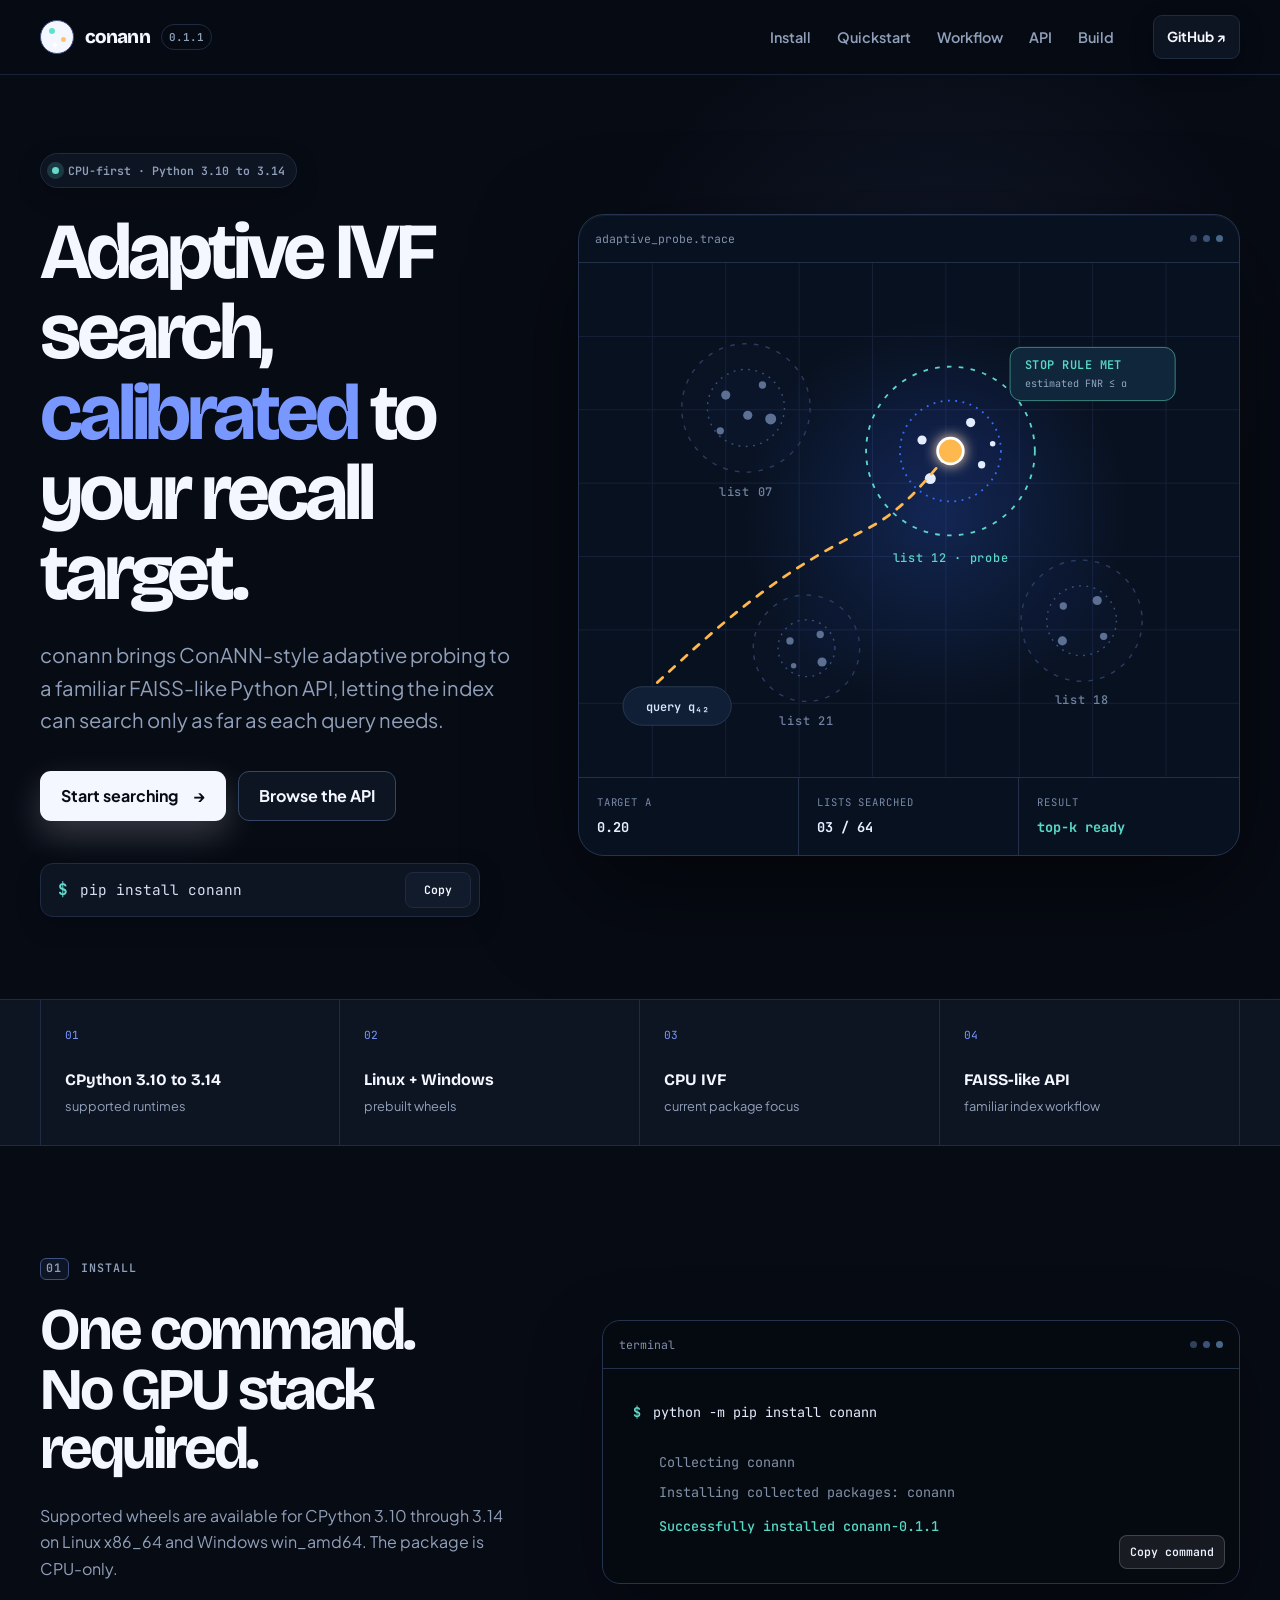
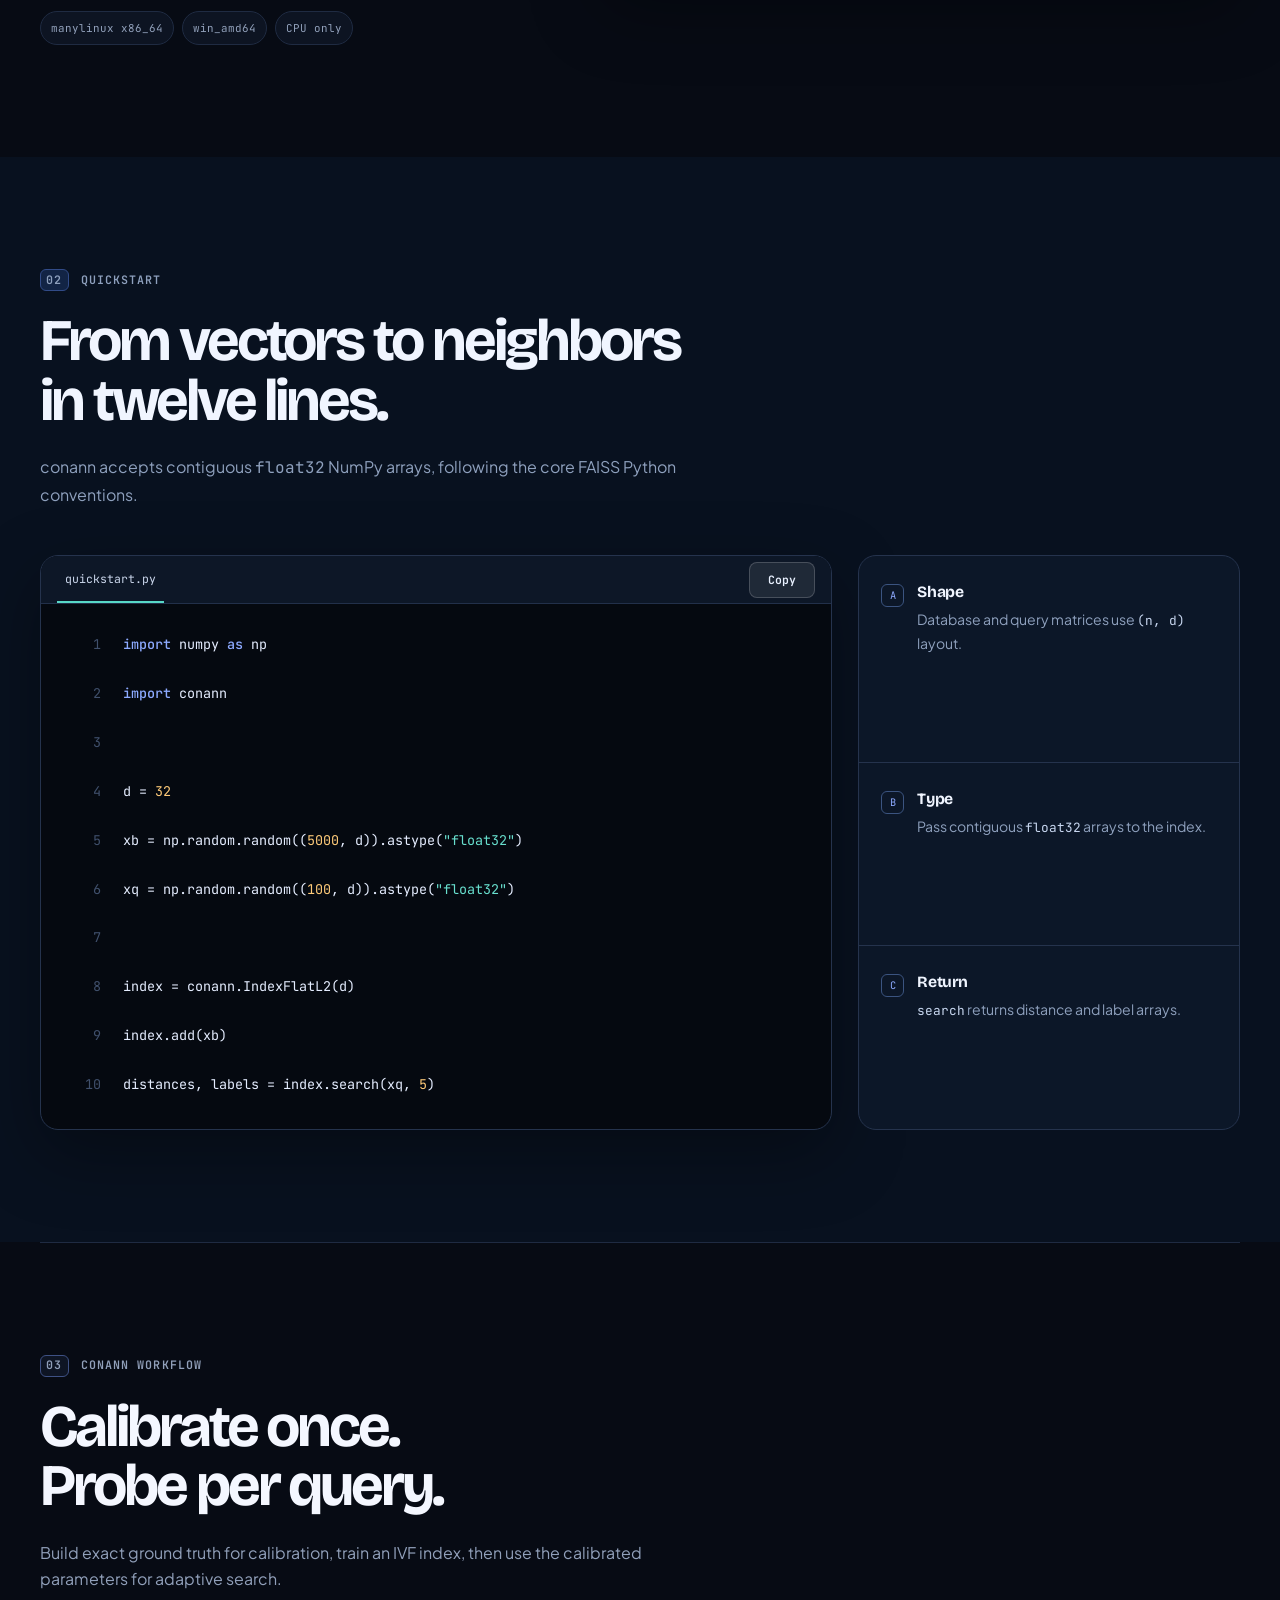
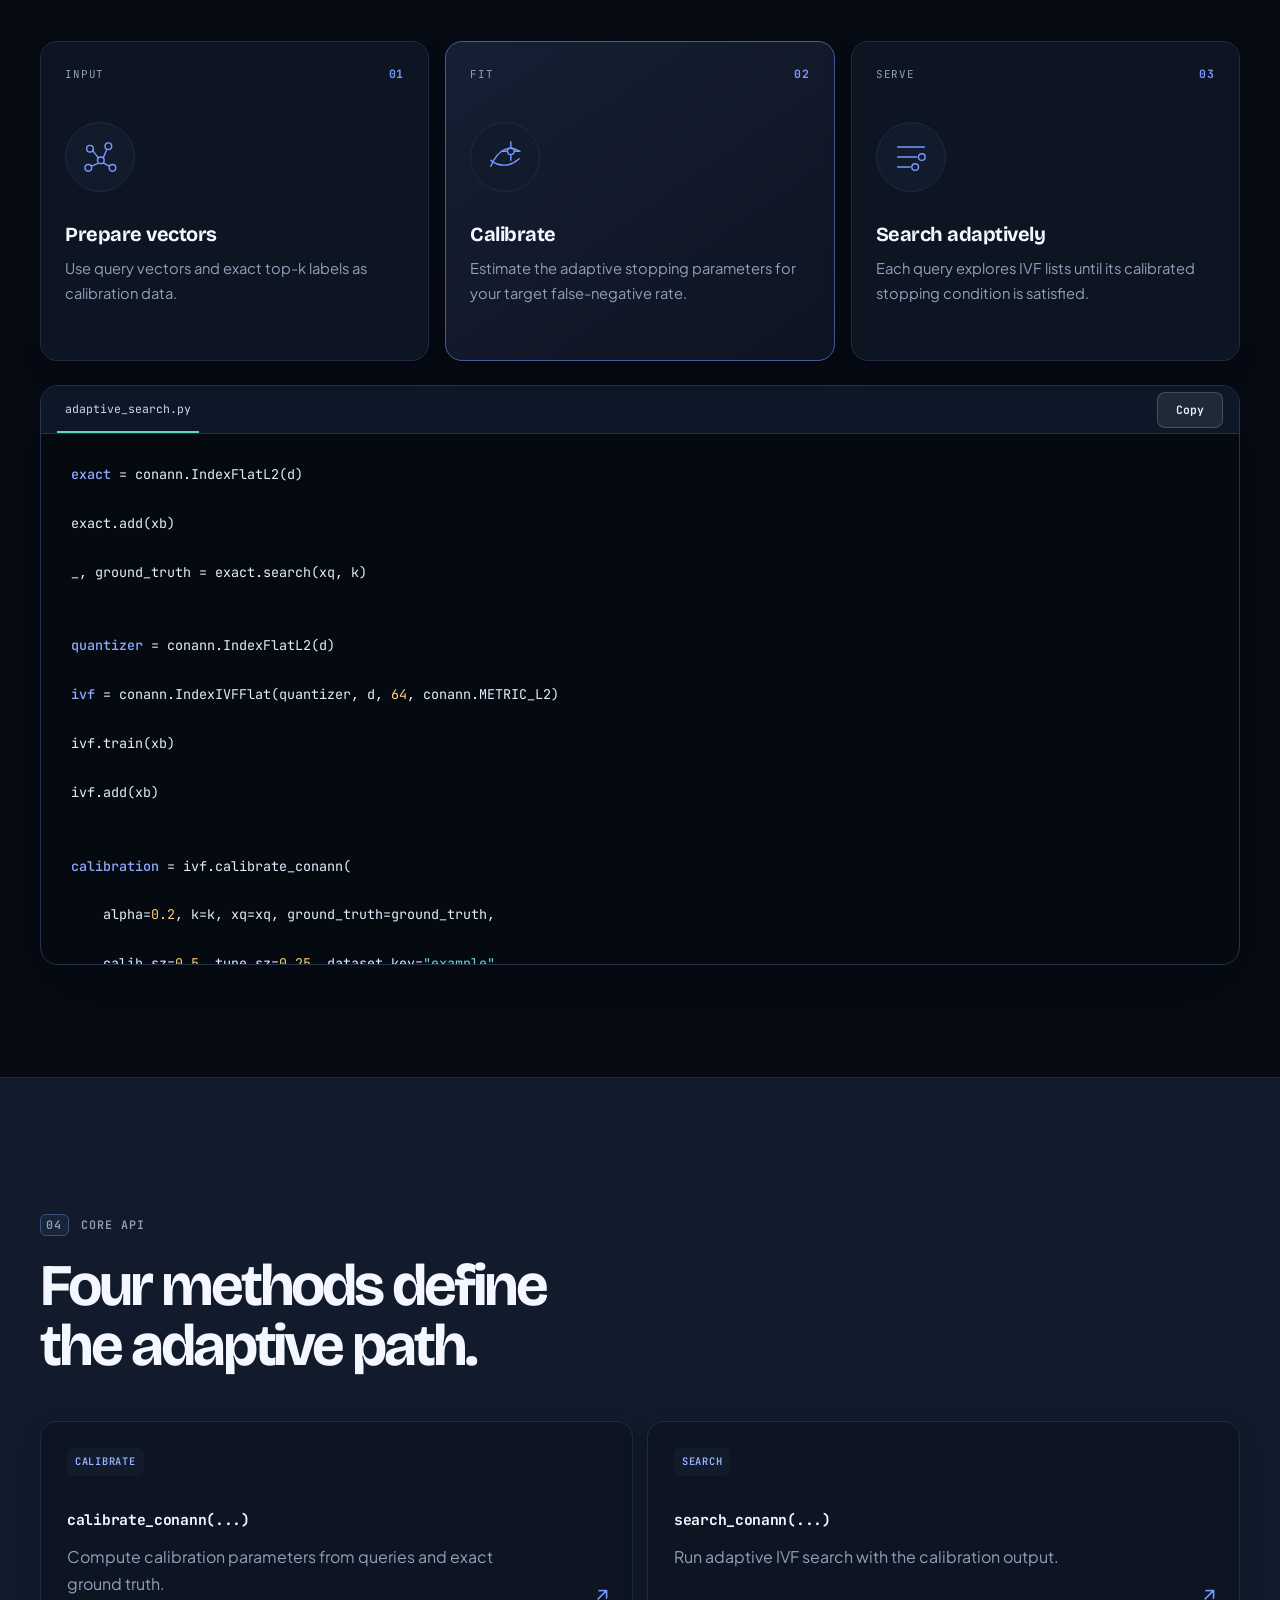
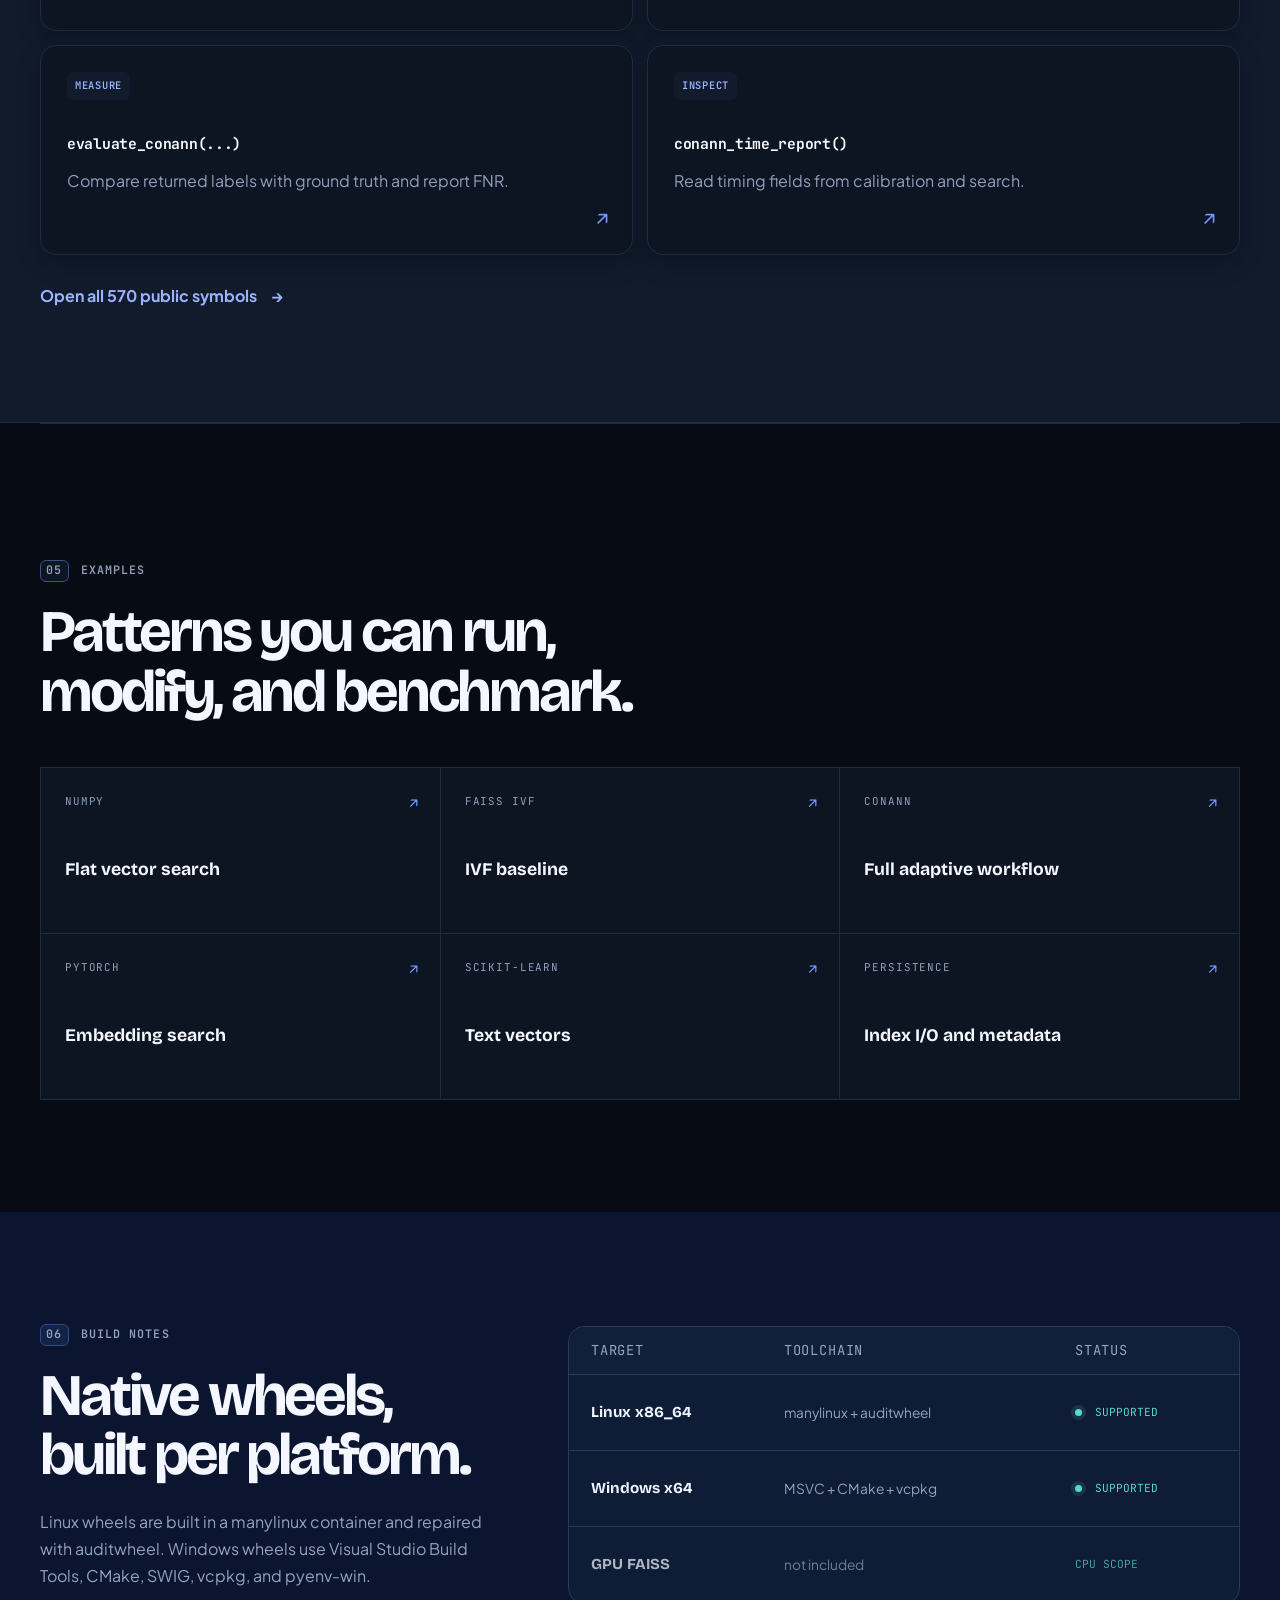
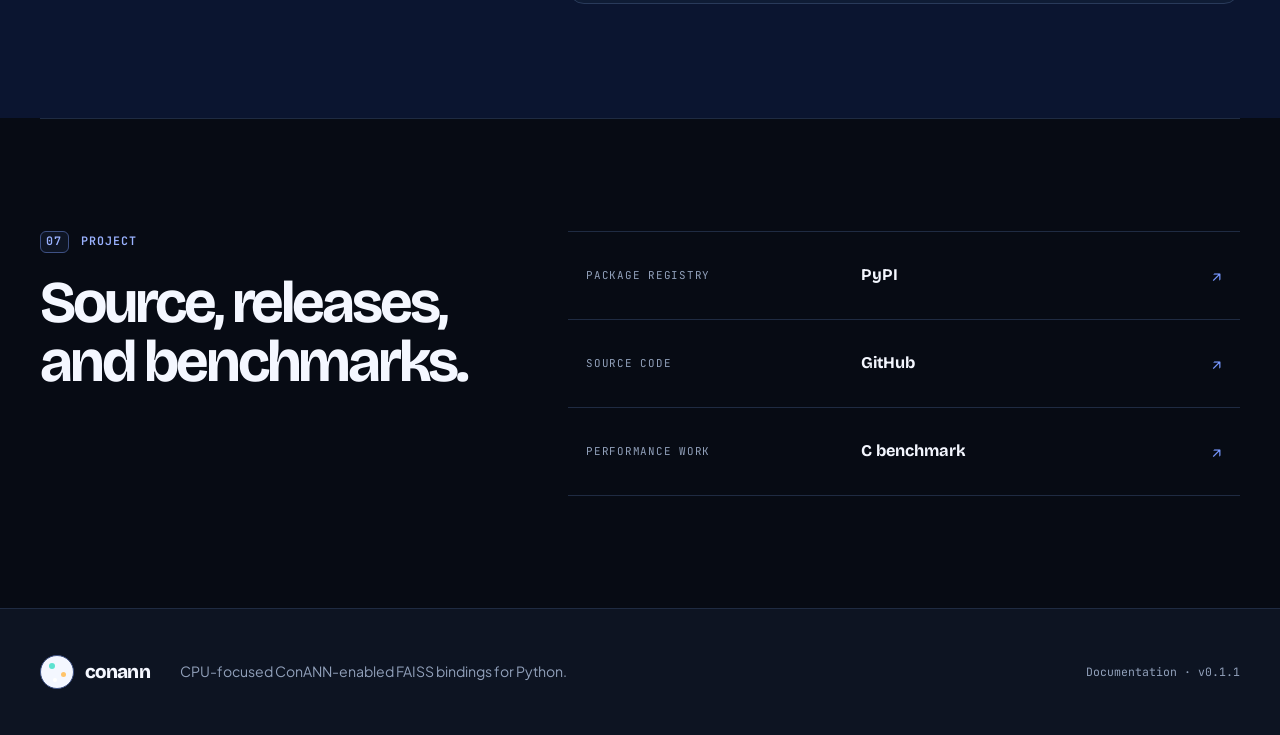
<file: docs/index.html>
<!doctype html>
<html lang="en">
  <head>
    <meta charset="utf-8">
    <meta name="viewport" content="width=device-width, initial-scale=1">
    <meta name="description" content="Documentation for conann, a CPU-focused Python package for calibrated, adaptive FAISS IVF search.">
    <meta name="theme-color" content="#070b14">
    <title>conann | calibrated adaptive IVF search</title>
    <link rel="preconnect" href="https://fonts.googleapis.com">
    <link rel="preconnect" href="https://fonts.gstatic.com" crossorigin>
    <link href="https://fonts.googleapis.com/css2?family=Bricolage+Grotesque:opsz,wght@12..96,500;12..96,600;12..96,700;12..96,800&family=JetBrains+Mono:wght@400;500;600&family=Plus+Jakarta+Sans:wght@400;500;600;700&display=swap" rel="stylesheet">
    <link rel="icon" href='data:image/svg+xml,%3Csvg xmlns="http://www.w3.org/2000/svg" viewBox="0 0 64 64"%3E%3Crect width="64" height="64" rx="16" fill="%230b1530"/%3E%3Ccircle cx="32" cy="32" r="18" fill="none" stroke="%2358d8c7" stroke-width="4"/%3E%3Ccircle cx="40" cy="24" r="5" fill="%23ffb84d"/%3E%3C/svg%3E'>
    <link rel="stylesheet" href="styles.css">
  </head>
  <body>
    <a class="skip-link" href="#main-content">Skip to content</a>

    <header class="site-header">
      <nav class="nav shell" aria-label="Primary navigation">
        <a class="brand" href="#top" aria-label="conann documentation home">
          <span class="brand-mark" aria-hidden="true">
            <span></span><span></span><span></span>
          </span>
          <span class="brand-word">conann</span>
          <span class="brand-version">0.1.1</span>
        </a>

        <button class="nav-toggle" type="button" aria-expanded="false" aria-controls="site-menu">
          <span class="sr-only">Toggle navigation</span>
          <span></span><span></span>
        </button>

        <div class="nav-menu" id="site-menu">
          <div class="nav-links">
            <a href="#install">Install</a>
            <a href="#quickstart">Quickstart</a>
            <a href="#workflow">Workflow</a>
            <a href="api.html">API</a>
            <a href="#build">Build</a>
          </div>
          <div class="nav-actions">
            <a class="nav-github" href="https://github.com/smoothy100x/conann/" target="_blank" rel="noreferrer">GitHub <span aria-hidden="true">↗</span></a>
          </div>
        </div>
      </nav>
    </header>

    <main id="main-content">
      <section class="hero" id="top">
        <div class="hero-grid shell">
          <div class="hero-copy reveal">
            <div class="status-pill"><span class="status-dot" aria-hidden="true"></span> CPU-first · Python 3.10 to 3.14</div>
            <h1>Adaptive IVF search,<br><em>calibrated</em> to your recall target.</h1>
            <p class="lead">conann brings ConANN-style adaptive probing to a familiar FAISS-like Python API, letting the index can search only as far as each query needs.</p>

            <div class="hero-actions" aria-label="Primary actions">
              <a class="button primary" href="#quickstart">Start searching <span aria-hidden="true">→</span></a>
              <a class="button secondary" href="api.html">Browse the API</a>
            </div>

            <div class="install-strip" aria-label="Install command">
              <span class="terminal-prompt" aria-hidden="true">$</span>
              <code>pip install conann</code>
              <button class="copy-button compact" data-copy="pip install conann" type="button" aria-label="Copy install command">Copy</button>
            </div>
          </div>

          <div class="probe-stage reveal" aria-label="Illustration of adaptive IVF probing">
            <div class="probe-toolbar">
              <span>adaptive_probe.trace</span>
              <div class="window-dots" aria-hidden="true"><i></i><i></i><i></i></div>
            </div>
            <svg class="probe-visual" viewBox="0 0 720 560" role="img" aria-labelledby="probe-title probe-desc">
              <title id="probe-title">Adaptive probing across IVF clusters</title>
              <desc id="probe-desc">A query enters a vector field and selectively explores nearby clusters until the calibrated stopping rule is reached.</desc>
              <defs>
                <radialGradient id="fieldGlow" cx="50%" cy="50%" r="50%">
                  <stop offset="0%" stop-color="#356dff" stop-opacity=".22"/>
                  <stop offset="100%" stop-color="#356dff" stop-opacity="0"/>
                </radialGradient>
                <filter id="softGlow" x="-50%" y="-50%" width="200%" height="200%">
                  <feGaussianBlur stdDeviation="7" result="blur"/>
                  <feMerge><feMergeNode in="blur"/><feMergeNode in="SourceGraphic"/></feMerge>
                </filter>
              </defs>
              <rect width="720" height="560" rx="24" class="probe-bg"/>
              <g class="grid-lines" aria-hidden="true">
                <path d="M0 80H720M0 160H720M0 240H720M0 320H720M0 400H720M0 480H720"/>
                <path d="M80 0V560M160 0V560M240 0V560M320 0V560M400 0V560M480 0V560M560 0V560M640 0V560"/>
              </g>
              <circle cx="388" cy="275" r="212" fill="url(#fieldGlow)"/>

              <g class="cluster cluster-a" transform="translate(182 158)">
                <circle r="70" class="cluster-ring"/><circle r="42" class="cluster-ring inner"/>
                <g class="points"><circle cx="-22" cy="-14" r="5"/><circle cx="18" cy="-25" r="4"/><circle cx="27" cy="12" r="6"/><circle cx="-28" cy="25" r="4"/><circle cx="2" cy="8" r="5"/></g>
                <text y="96">list 07</text>
              </g>
              <g class="cluster cluster-b active" transform="translate(405 205)">
                <circle r="92" class="cluster-ring"/><circle r="55" class="cluster-ring inner"/>
                <g class="points"><circle cx="-31" cy="-12" r="5"/><circle cx="22" cy="-31" r="5"/><circle cx="34" cy="15" r="4"/><circle cx="-22" cy="30" r="6"/><circle cx="4" cy="8" r="5"/><circle cx="46" cy="-8" r="3"/></g>
                <text y="121">list 12 · probe</text>
              </g>
              <g class="cluster cluster-c" transform="translate(548 390)">
                <circle r="66" class="cluster-ring"/><circle r="38" class="cluster-ring inner"/>
                <g class="points"><circle cx="-20" cy="-16" r="4"/><circle cx="17" cy="-22" r="5"/><circle cx="24" cy="17" r="4"/><circle cx="-21" cy="22" r="5"/></g>
                <text y="91">list 18</text>
              </g>
              <g class="cluster cluster-d" transform="translate(248 420)">
                <circle r="58" class="cluster-ring"/><circle r="31" class="cluster-ring inner"/>
                <g class="points"><circle cx="-18" cy="-8" r="4"/><circle cx="15" cy="-15" r="4"/><circle cx="17" cy="15" r="5"/><circle cx="-14" cy="19" r="3"/></g>
                <text y="84">list 21</text>
              </g>

              <path class="query-path" d="M72 470 C155 392 213 340 310 292 C350 272 372 245 405 205"/>
              <circle class="query-pulse" cx="405" cy="205" r="14" filter="url(#softGlow)"/>
              <g class="query-label" transform="translate(48 462)"><rect width="118" height="42" rx="21"/><text x="59" y="27">query q₄₂</text></g>
              <g class="stop-label" transform="translate(470 92)"><rect width="180" height="58" rx="12"/><text x="16" y="24">STOP RULE MET</text><text x="16" y="43" class="small">estimated FNR ≤ α</text></g>
            </svg>
            <div class="probe-readout" aria-hidden="true">
              <div><span>target α</span><strong>0.20</strong></div>
              <div><span>lists searched</span><strong>03 / 64</strong></div>
              <div><span>result</span><strong class="signal-text">top-k ready</strong></div>
            </div>
          </div>
        </div>
      </section>

      <section class="compatibility-rail" aria-label="Package compatibility">
        <div class="shell compatibility-grid">
          <div><span class="rail-index">01</span><strong>CPython 3.10 to 3.14</strong><small>supported runtimes</small></div>
          <div><span class="rail-index">02</span><strong>Linux + Windows</strong><small>prebuilt wheels</small></div>
          <div><span class="rail-index">03</span><strong>CPU IVF</strong><small>current package focus</small></div>
          <div><span class="rail-index">04</span><strong>FAISS-like API</strong><small>familiar index workflow</small></div>
        </div>
      </section>

      <section id="install" class="section shell section-split reveal">
        <div class="section-intro">
          <p class="eyebrow"><span>01</span> Install</p>
          <h2>One command.<br>No GPU stack required.</h2>
          <p>Supported wheels are available for CPython 3.10 through 3.14 on Linux x86_64 and Windows win_amd64. The package is CPU-only.</p>
          <div class="platform-tags" aria-label="Supported platforms">
            <span>manylinux x86_64</span><span>win_amd64</span><span>CPU only</span>
          </div>
        </div>
        <div class="terminal-card">
          <div class="terminal-top"><span>terminal</span><div class="window-dots" aria-hidden="true"><i></i><i></i><i></i></div></div>
          <div class="terminal-body">
            <div class="terminal-line"><span class="terminal-prompt">$</span><code>python -m pip install conann</code></div>
            <div class="terminal-output"><span>Collecting conann</span><span>Installing collected packages: conann</span><strong>Successfully installed conann-0.1.1</strong></div>
          </div>
          <button class="copy-button" data-copy="python -m pip install conann" type="button">Copy command</button>
        </div>
      </section>

      <section id="quickstart" class="section section-dark">
        <div class="shell">
          <div class="section-heading reveal">
            <p class="eyebrow light"><span>02</span> Quickstart</p>
            <h2>From vectors to neighbors<br>in twelve lines.</h2>
            <p>conann accepts contiguous <code>float32</code> NumPy arrays, following the core FAISS Python conventions.</p>
          </div>
          <div class="quickstart-layout reveal">
            <div class="code-window">
              <div class="code-window-top">
                <div class="code-tabs"><span class="active">quickstart.py</span></div>
                <button class="copy-button compact" data-copy="import numpy as np&#10;import conann&#10;&#10;d = 32&#10;xb = np.random.random((5000, d)).astype('float32')&#10;xq = np.random.random((100, d)).astype('float32')&#10;&#10;index = conann.IndexFlatL2(d)&#10;index.add(xb)&#10;distances, labels = index.search(xq, 5)" type="button">Copy</button>
              </div>
              <pre class="line-numbers"><code><span><b>import</b> numpy <b>as</b> np</span>
<span><b>import</b> conann</span>
<span></span>
<span>d = <i>32</i></span>
<span>xb = np.random.random((<i>5000</i>, d)).astype(<q>"float32"</q>)</span>
<span>xq = np.random.random((<i>100</i>, d)).astype(<q>"float32"</q>)</span>
<span></span>
<span>index = conann.IndexFlatL2(d)</span>
<span>index.add(xb)</span>
<span>distances, labels = index.search(xq, <i>5</i>)</span></code></pre>
            </div>
            <aside class="code-notes" aria-label="Quickstart notes">
              <div><span class="note-marker">A</span><h3>Shape</h3><p>Database and query matrices use <code>(n, d)</code> layout.</p></div>
              <div><span class="note-marker">B</span><h3>Type</h3><p>Pass contiguous <code>float32</code> arrays to the index.</p></div>
              <div><span class="note-marker">C</span><h3>Return</h3><p><code>search</code> returns distance and label arrays.</p></div>
            </aside>
          </div>
        </div>
      </section>

      <section id="workflow" class="section shell reveal">
        <div class="section-heading max-copy">
          <p class="eyebrow"><span>03</span> ConANN workflow</p>
          <h2>Calibrate once.<br>Probe per query.</h2>
          <p>Build exact ground truth for calibration, train an IVF index, then use the calibrated parameters for adaptive search.</p>
        </div>

        <div class="workflow-grid">
          <article class="workflow-step">
            <div class="step-top"><span>input</span><strong>01</strong></div>
            <div class="step-icon" aria-hidden="true"><svg viewBox="0 0 48 48"><circle cx="12" cy="14" r="4"/><circle cx="34" cy="11" r="4"/><circle cx="25" cy="28" r="4"/><circle cx="39" cy="37" r="4"/><circle cx="10" cy="37" r="4"/><path d="M15 16l7 9m6 0l4-10m-4 16l7 4m-14-3l-7 3"/></svg></div>
            <h3>Prepare vectors</h3><p>Use query vectors and exact top-k labels as calibration data.</p>
          </article>
          <article class="workflow-step featured">
            <div class="step-top"><span>fit</span><strong>02</strong></div>
            <div class="step-icon" aria-hidden="true"><svg viewBox="0 0 48 48"><path d="M7 35C16 13 31 10 41 17"/><path d="M7 28c10 8 23 8 34-2"/><circle cx="31" cy="17" r="4"/><path d="M31 6v6m0 10v6m-11-11h6m10 0h6"/></svg></div>
            <h3>Calibrate</h3><p>Estimate the adaptive stopping parameters for your target false-negative rate.</p>
          </article>
          <article class="workflow-step">
            <div class="step-top"><span>serve</span><strong>03</strong></div>
            <div class="step-icon" aria-hidden="true"><svg viewBox="0 0 48 48"><path d="M8 12h32M8 24h23M8 36h15"/><circle cx="37" cy="24" r="4"/><circle cx="29" cy="36" r="4"/></svg></div>
            <h3>Search adaptively</h3><p>Each query explores IVF lists until its calibrated stopping condition is satisfied.</p>
          </article>
        </div>

        <div class="code-window workflow-code">
          <div class="code-window-top"><div class="code-tabs"><span class="active">adaptive_search.py</span></div><button class="copy-button compact" data-copy="exact = conann.IndexFlatL2(d)&#10;exact.add(xb)&#10;_, ground_truth = exact.search(xq, k)&#10;&#10;quantizer = conann.IndexFlatL2(d)&#10;ivf = conann.IndexIVFFlat(quantizer, d, 64, conann.METRIC_L2)&#10;ivf.train(xb)&#10;ivf.add(xb)&#10;&#10;calibration = ivf.calibrate_conann(alpha=0.2, k=k, xq=xq, ground_truth=ground_truth, calib_sz=0.5, tune_sz=0.25, dataset_key='example')&#10;distances, labels = ivf.search_conann(xq, calibration, k=k)" type="button">Copy</button></div>
          <pre><code><span><b>exact</b> = conann.IndexFlatL2(d)</span>
<span>exact.add(xb)</span>
<span>_, ground_truth = exact.search(xq, k)</span>
<span></span>
<span><b>quantizer</b> = conann.IndexFlatL2(d)</span>
<span><b>ivf</b> = conann.IndexIVFFlat(quantizer, d, <i>64</i>, conann.METRIC_L2)</span>
<span>ivf.train(xb)</span>
<span>ivf.add(xb)</span>
<span></span>
<span><b>calibration</b> = ivf.calibrate_conann(</span>
<span>    alpha=<i>0.2</i>, k=k, xq=xq, ground_truth=ground_truth,</span>
<span>    calib_sz=<i>0.5</i>, tune_sz=<i>0.25</i>, dataset_key=<q>"example"</q>,</span>
<span>)</span>
<span>distances, labels = ivf.search_conann(xq, calibration, k=k)</span></code></pre>
        </div>
      </section>

      <section id="api-overview" class="section api-overview">
        <div class="shell">
          <div class="section-heading reveal">
            <p class="eyebrow"><span>04</span> Core API</p>
            <h2>Four methods define<br>the adaptive path.</h2>
          </div>
          <div class="method-grid reveal">
            <a class="method-card" href="api.html">
              <span class="method-kind">calibrate</span><h3><code>calibrate_conann(...)</code></h3><p>Compute calibration parameters from queries and exact ground truth.</p><span class="card-arrow">↗</span>
            </a>
            <a class="method-card" href="api.html">
              <span class="method-kind">search</span><h3><code>search_conann(...)</code></h3><p>Run adaptive IVF search with the calibration output.</p><span class="card-arrow">↗</span>
            </a>
            <a class="method-card" href="api.html">
              <span class="method-kind">measure</span><h3><code>evaluate_conann(...)</code></h3><p>Compare returned labels with ground truth and report FNR.</p><span class="card-arrow">↗</span>
            </a>
            <a class="method-card" href="api.html">
              <span class="method-kind">inspect</span><h3><code>conann_time_report()</code></h3><p>Read timing fields from calibration and search.</p><span class="card-arrow">↗</span>
            </a>
          </div>
          <a class="text-link" href="api.html">Open all 570 public symbols <span aria-hidden="true">→</span></a>
        </div>
      </section>

      <section id="examples" class="section shell reveal">
        <div class="section-heading max-copy">
          <p class="eyebrow"><span>05</span> Examples</p>
          <h2>Patterns you can run,<br>modify, and benchmark.</h2>
        </div>
        <div class="example-grid">
          <a href="https://github.com/smoothy100x/conann/tree/main/examples" target="_blank" rel="noreferrer"><span>NumPy</span><strong>Flat vector search</strong><i>↗</i></a>
          <a href="https://github.com/smoothy100x/conann/tree/main/examples" target="_blank" rel="noreferrer"><span>FAISS IVF</span><strong>IVF baseline</strong><i>↗</i></a>
          <a href="https://github.com/smoothy100x/conann/tree/main/examples" target="_blank" rel="noreferrer"><span>ConANN</span><strong>Full adaptive workflow</strong><i>↗</i></a>
          <a href="https://github.com/smoothy100x/conann/tree/main/examples" target="_blank" rel="noreferrer"><span>PyTorch</span><strong>Embedding search</strong><i>↗</i></a>
          <a href="https://github.com/smoothy100x/conann/tree/main/examples" target="_blank" rel="noreferrer"><span>scikit-learn</span><strong>Text vectors</strong><i>↗</i></a>
          <a href="https://github.com/smoothy100x/conann/tree/main/examples" target="_blank" rel="noreferrer"><span>Persistence</span><strong>Index I/O and metadata</strong><i>↗</i></a>
        </div>
      </section>

      <section id="build" class="section build-section">
        <div class="shell build-layout reveal">
          <div class="section-intro">
            <p class="eyebrow light"><span>06</span> Build notes</p>
            <h2>Native wheels,<br>built per platform.</h2>
            <p>Linux wheels are built in a manylinux container and repaired with auditwheel. Windows wheels use Visual Studio Build Tools, CMake, SWIG, vcpkg, and pyenv-win.</p>
          </div>
          <div class="build-matrix" role="table" aria-label="Build support matrix">
            <div class="matrix-row matrix-head" role="row"><span role="columnheader">Target</span><span role="columnheader">Toolchain</span><span role="columnheader">Status</span></div>
            <div class="matrix-row" role="row"><strong role="cell">Linux x86_64</strong><span role="cell">manylinux + auditwheel</span><em role="cell"><i></i> supported</em></div>
            <div class="matrix-row" role="row"><strong role="cell">Windows x64</strong><span role="cell">MSVC + CMake + vcpkg</span><em role="cell"><i></i> supported</em></div>
            <div class="matrix-row muted" role="row"><strong role="cell">GPU FAISS</strong><span role="cell">not included</span><em role="cell">CPU scope</em></div>
          </div>
        </div>
      </section>

      <section class="project-links section shell reveal">
        <div><p class="eyebrow"><span>07</span> Project</p><h2>Source, releases,<br>and benchmarks.</h2></div>
        <div class="project-link-list">
          <a href="https://pypi.org/project/conann/" target="_blank" rel="noreferrer"><span>Package registry</span><strong>PyPI</strong><i>↗</i></a>
          <a href="https://github.com/smoothy100x/conann/" target="_blank" rel="noreferrer"><span>Source code</span><strong>GitHub</strong><i>↗</i></a>
          <a href="https://github.com/smoothy100x/conann-c-benchmark" target="_blank" rel="noreferrer"><span>Performance work</span><strong>C benchmark</strong><i>↗</i></a>
        </div>
      </section>
    </main>

    <footer class="footer">
      <div class="shell footer-inner">
        <a class="brand footer-brand" href="#top"><span class="brand-mark" aria-hidden="true"><span></span><span></span><span></span></span><span class="brand-word">conann</span></a>
        <p>CPU-focused ConANN-enabled FAISS bindings for Python.</p>
        <span class="footer-meta">Documentation · v0.1.1</span>
      </div>
    </footer>

    <div class="copy-toast" role="status" aria-live="polite">Copied to clipboard</div>

    <script>

      const navToggle = document.querySelector('.nav-toggle');
      const navMenu = document.querySelector('.nav-menu');
      navToggle?.addEventListener('click', () => {
        const open = navToggle.getAttribute('aria-expanded') === 'true';
        navToggle.setAttribute('aria-expanded', String(!open));
        navMenu.classList.toggle('open', !open);
      });
      document.querySelectorAll('.nav-links a').forEach((link) => link.addEventListener('click', () => {
        navToggle?.setAttribute('aria-expanded', 'false');
        navMenu?.classList.remove('open');
      }));

      const toast = document.querySelector('.copy-toast');
      async function copyText(value) {
        if (navigator.clipboard && window.isSecureContext) {
          await navigator.clipboard.writeText(value);
          return;
        }
        const textarea = document.createElement('textarea');
        textarea.value = value;
        textarea.style.position = 'fixed';
        textarea.style.opacity = '0';
        document.body.appendChild(textarea);
        textarea.select();
        document.execCommand('copy');
        textarea.remove();
      }

      document.querySelectorAll('[data-copy]').forEach((button) => {
        button.addEventListener('click', async () => {
          const original = button.textContent;
          try {
            await copyText(button.dataset.copy || '');
            button.textContent = 'Copied';
            toast.classList.add('show');
            window.setTimeout(() => toast.classList.remove('show'), 1400);
          } catch {
            button.textContent = 'Select text';
          }
          window.setTimeout(() => { button.textContent = original; }, 1400);
        });
      });

      const revealItems = document.querySelectorAll('.reveal');
      if ('IntersectionObserver' in window && !window.matchMedia('(prefers-reduced-motion: reduce)').matches) {
        const observer = new IntersectionObserver((entries) => {
          entries.forEach((entry) => {
            if (entry.isIntersecting) {
              entry.target.classList.add('visible');
              observer.unobserve(entry.target);
            }
          });
        }, { threshold: 0.12 });
        revealItems.forEach((item) => observer.observe(item));
      } else {
        revealItems.forEach((item) => item.classList.add('visible'));
      }
    </script>
  </body>
</html>
</file>
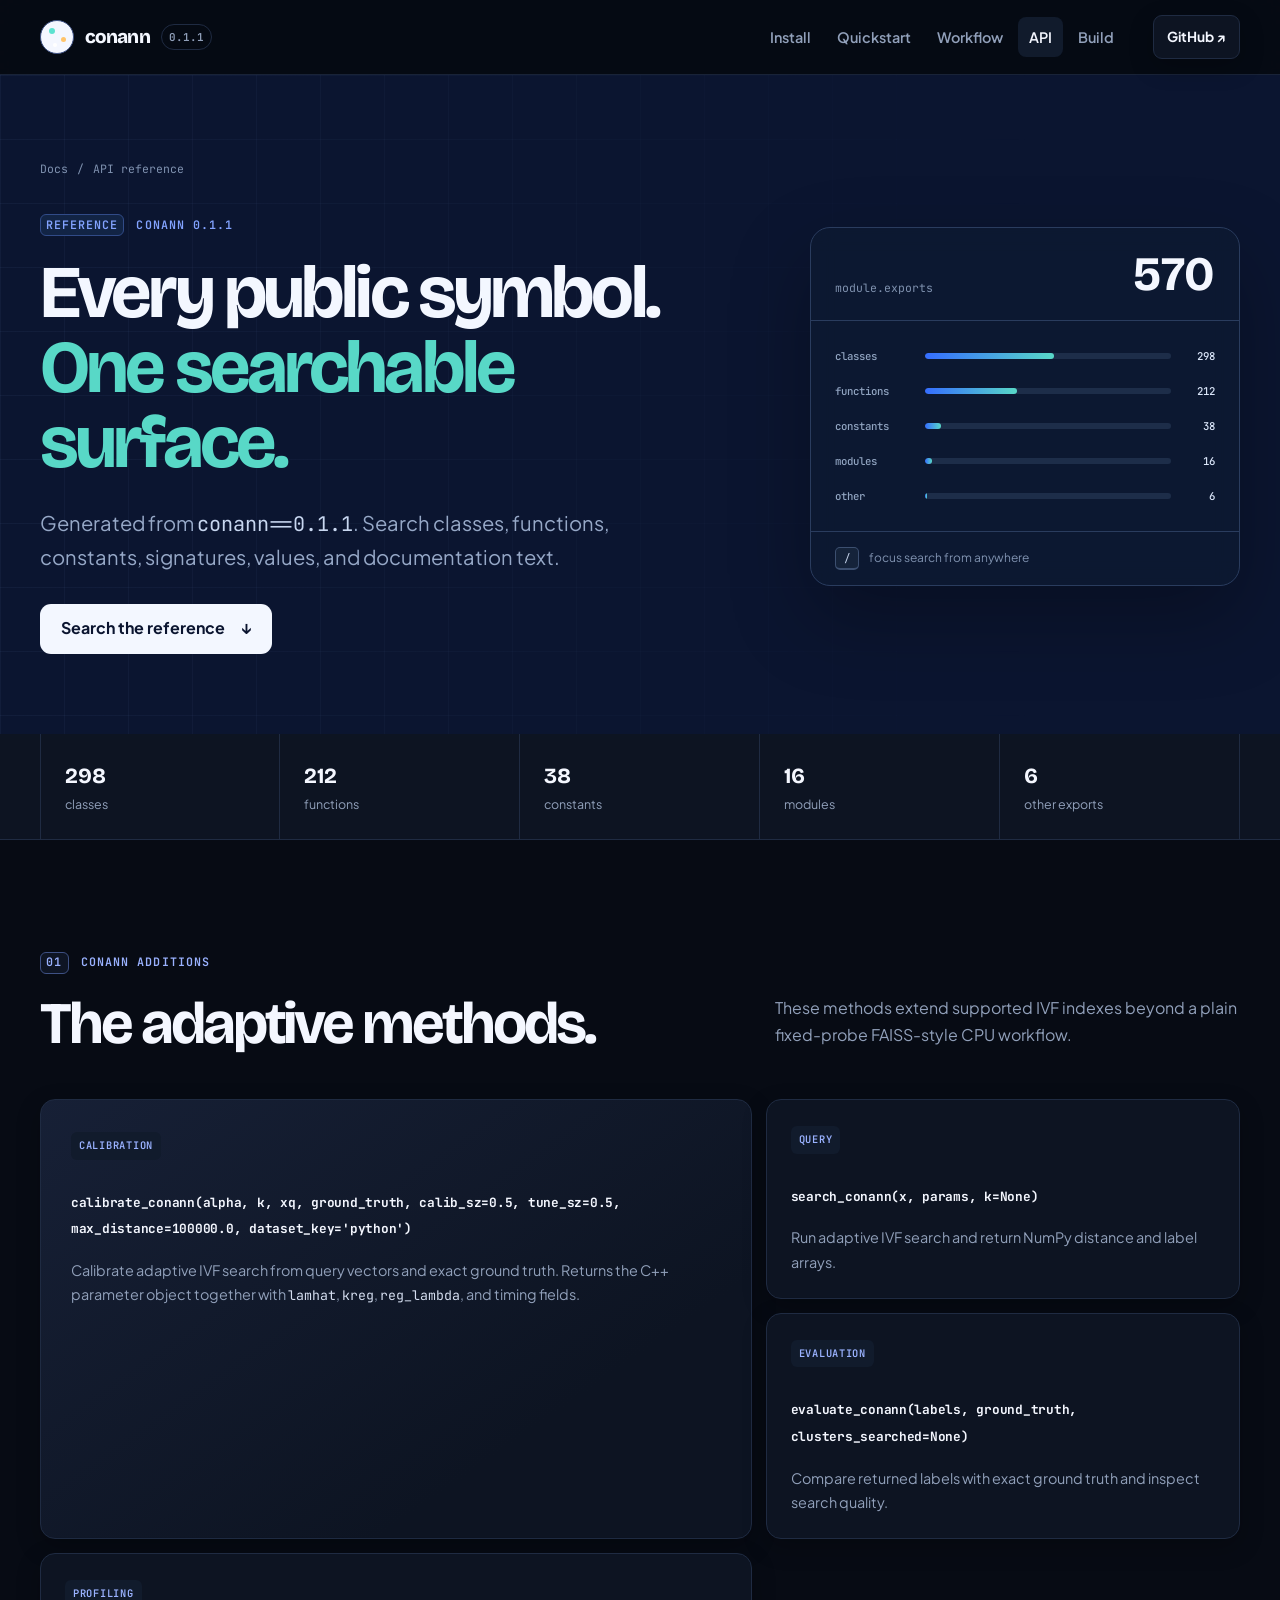
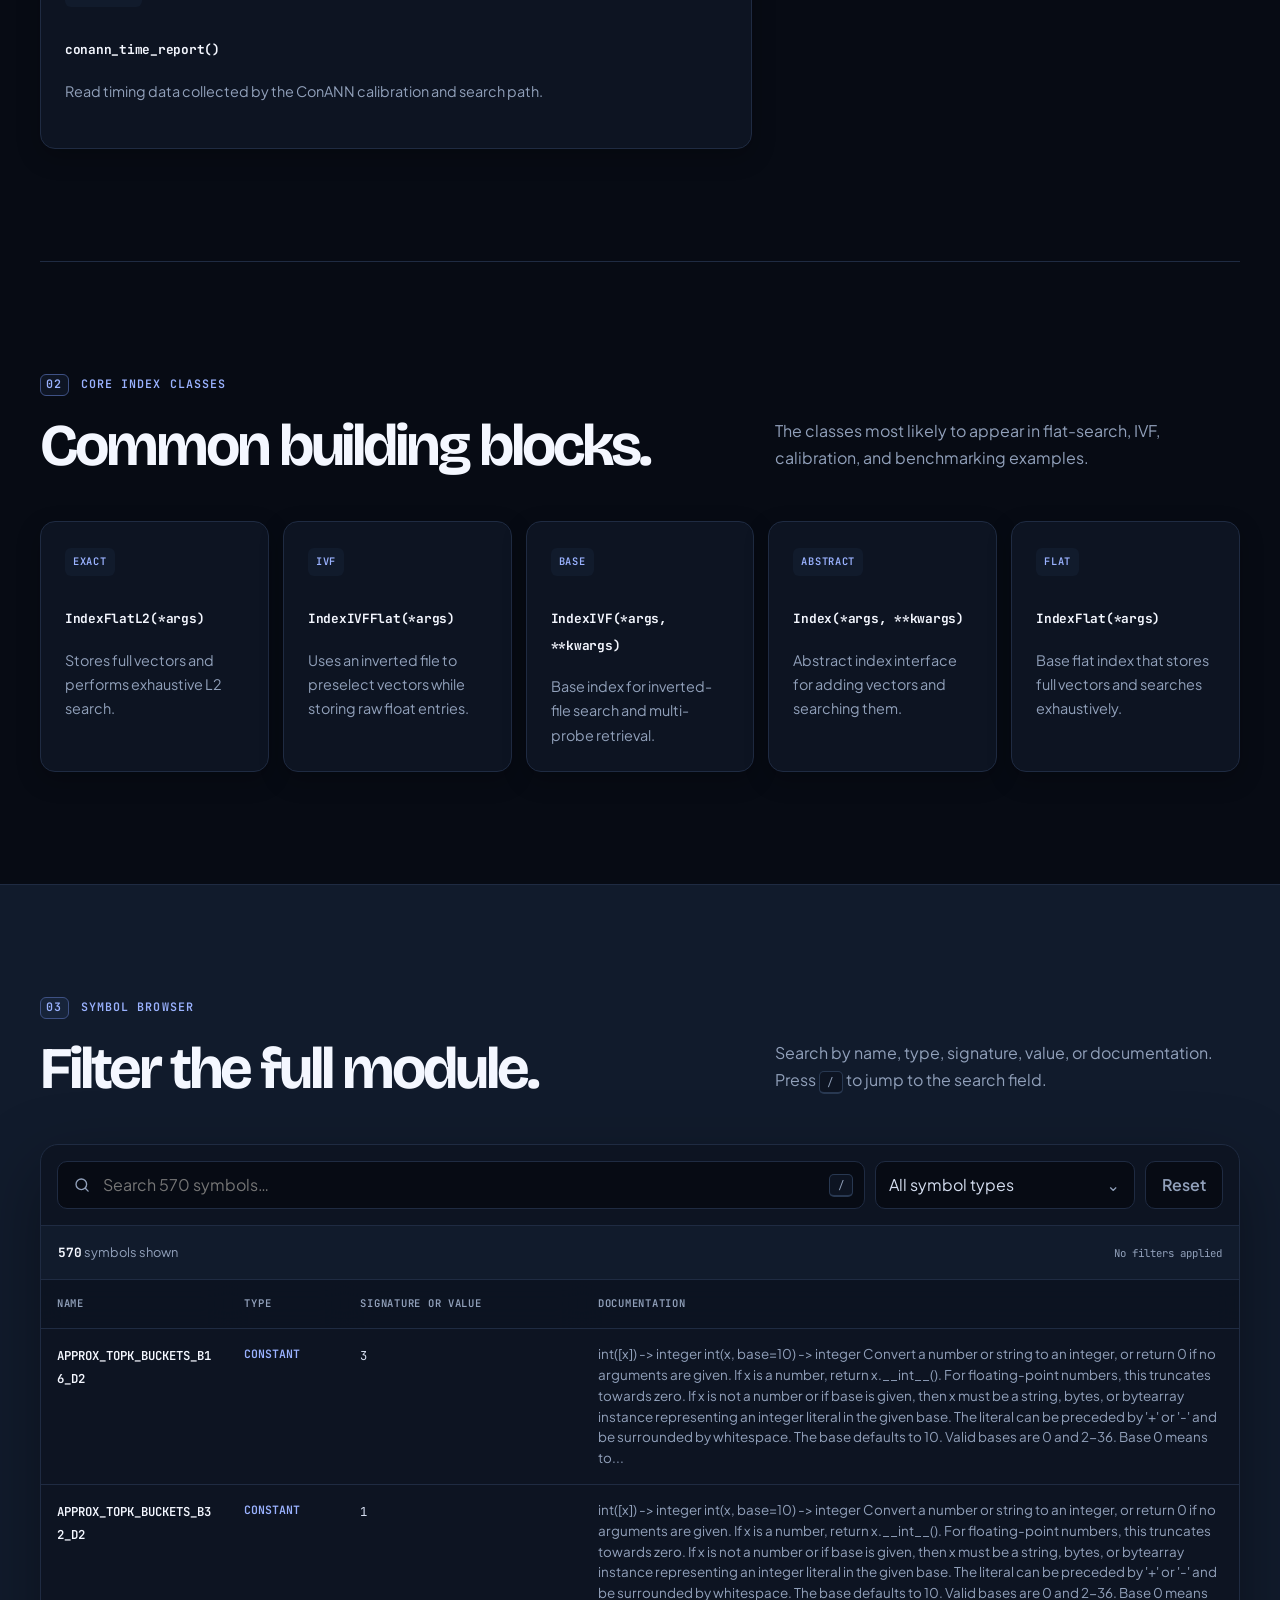
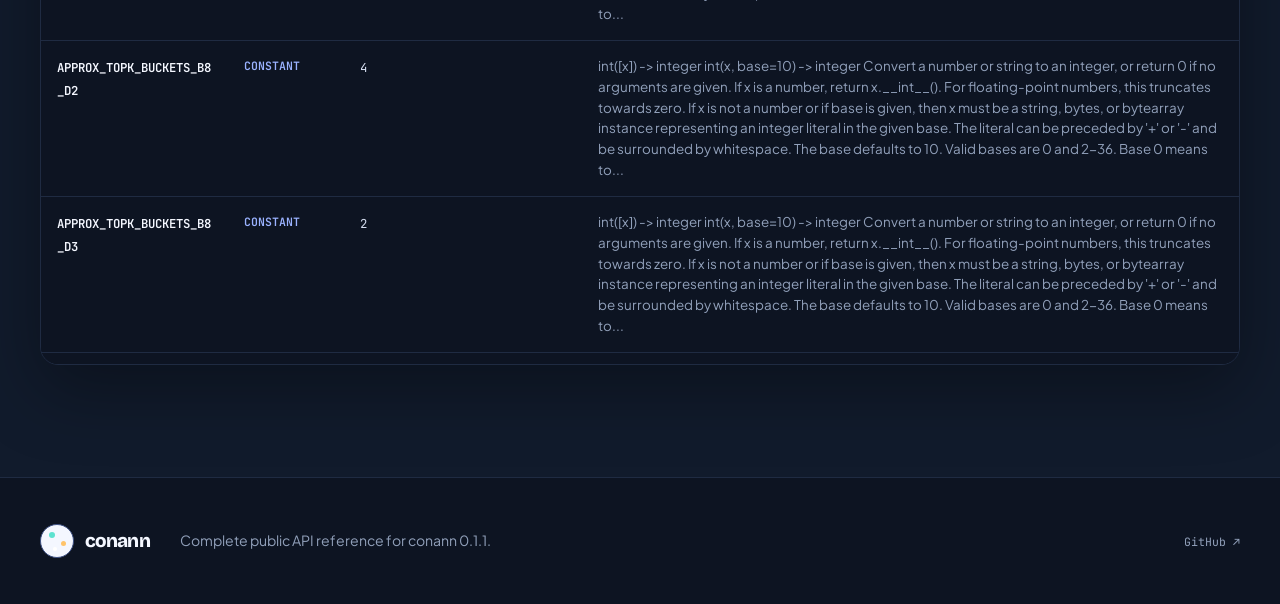
<file: docs/api.html>
<!doctype html>
<html lang="en">
  <head>
    <meta charset="utf-8">
    <meta name="viewport" content="width=device-width, initial-scale=1">
    <meta name="description" content="Full public API reference for conann 0.1.1.">
    <meta name="theme-color" content="#070b14">
    <title>API reference | conann</title>
    <link rel="preconnect" href="https://fonts.googleapis.com">
    <link rel="preconnect" href="https://fonts.gstatic.com" crossorigin>
    <link href="https://fonts.googleapis.com/css2?family=Bricolage+Grotesque:opsz,wght@12..96,500;12..96,600;12..96,700;12..96,800&family=JetBrains+Mono:wght@400;500;600&family=Plus+Jakarta+Sans:wght@400;500;600;700&display=swap" rel="stylesheet">
    <link rel="icon" href='data:image/svg+xml,%3Csvg xmlns="http://www.w3.org/2000/svg" viewBox="0 0 64 64"%3E%3Crect width="64" height="64" rx="16" fill="%230b1530"/%3E%3Ccircle cx="32" cy="32" r="18" fill="none" stroke="%2358d8c7" stroke-width="4"/%3E%3Ccircle cx="40" cy="24" r="5" fill="%23ffb84d"/%3E%3C/svg%3E'>
    <link rel="stylesheet" href="styles.css">
  </head>
  <body class="api-page">
    <a class="skip-link" href="#api-content">Skip to content</a>

    <header class="site-header">
      <nav class="nav shell" aria-label="Primary navigation">
        <a class="brand" href="index.html" aria-label="conann documentation home">
          <span class="brand-mark" aria-hidden="true"><span></span><span></span><span></span></span>
          <span class="brand-word">conann</span><span class="brand-version">0.1.1</span>
        </a>
        <button class="nav-toggle" type="button" aria-expanded="false" aria-controls="site-menu"><span class="sr-only">Toggle navigation</span><span></span><span></span></button>
        <div class="nav-menu" id="site-menu">
          <div class="nav-links">
            <a href="index.html#install">Install</a><a href="index.html#quickstart">Quickstart</a><a href="index.html#workflow">Workflow</a><a class="active" href="api.html" aria-current="page">API</a><a href="index.html#build">Build</a>
          </div>
          <div class="nav-actions">
            <a class="nav-github" href="https://github.com/smoothy100x/conann/" target="_blank" rel="noreferrer">GitHub <span aria-hidden="true">↗</span></a>
          </div>
        </div>
      </nav>
    </header>

    <main id="api-content">
      <section class="api-hero">
        <div class="shell api-hero-grid">
          <div class="api-hero-copy reveal">
            <div class="breadcrumb"><a href="index.html">Docs</a><span>/</span><span>API reference</span></div>
            <p class="eyebrow light"><span>Reference</span> conann 0.1.1</p>
            <h1>Every public symbol.<br><em>One searchable surface.</em></h1>
            <p class="lead">Generated from <code>conann==0.1.1</code>. Search classes, functions, constants, signatures, values, and documentation text.</p>
            <a class="button light-button" href="#symbol-browser">Search the reference <span aria-hidden="true">↓</span></a>
          </div>
          <div class="api-index-panel reveal" aria-label="API symbol totals">
            <div class="index-panel-top"><span>module.exports</span><strong>570</strong></div>
            <div class="symbol-bars">
              <div style="--size:52.3%"><span>classes</span><i></i><strong>298</strong></div>
              <div style="--size:37.2%"><span>functions</span><i></i><strong>212</strong></div>
              <div style="--size:6.7%"><span>constants</span><i></i><strong>38</strong></div>
              <div style="--size:2.8%"><span>modules</span><i></i><strong>16</strong></div>
              <div style="--size:1%"><span>other</span><i></i><strong>6</strong></div>
            </div>
            <div class="keyboard-hint"><kbd>/</kbd><span>focus search from anywhere</span></div>
          </div>
        </div>
      </section>

      <section class="api-stat-rail">
        <div class="shell api-stat-grid">
          <div><strong>298</strong><span>classes</span></div><div><strong>212</strong><span>functions</span></div><div><strong>38</strong><span>constants</span></div><div><strong>16</strong><span>modules</span></div><div><strong>6</strong><span>other exports</span></div>
        </div>
      </section>

      <section class="section shell reveal">
        <div class="section-heading api-section-heading">
          <div><p class="eyebrow"><span>01</span> ConANN additions</p><h2>The adaptive methods.</h2></div>
          <p>These methods extend supported IVF indexes beyond a plain fixed-probe FAISS-style CPU workflow.</p>
        </div>
        <div class="reference-grid featured-reference-grid">
          <article class="reference-card signature-card">
            <span class="reference-kind">calibration</span>
            <h3><code>calibrate_conann(alpha, k, xq, ground_truth, calib_sz=0.5, tune_sz=0.5, max_distance=100000.0, dataset_key='python')</code></h3>
            <p>Calibrate adaptive IVF search from query vectors and exact ground truth. Returns the C++ parameter object together with <code>lamhat</code>, <code>kreg</code>, <code>reg_lambda</code>, and timing fields.</p>
          </article>
          <article class="reference-card"><span class="reference-kind">query</span><h3><code>search_conann(x, params, k=None)</code></h3><p>Run adaptive IVF search and return NumPy distance and label arrays.</p></article>
          <article class="reference-card"><span class="reference-kind">evaluation</span><h3><code>evaluate_conann(labels, ground_truth, clusters_searched=None)</code></h3><p>Compare returned labels with exact ground truth and inspect search quality.</p></article>
          <article class="reference-card"><span class="reference-kind">profiling</span><h3><code>conann_time_report()</code></h3><p>Read timing data collected by the ConANN calibration and search path.</p></article>
        </div>
      </section>

      <section class="section shell reveal">
        <div class="section-heading api-section-heading">
          <div><p class="eyebrow"><span>02</span> Core index classes</p><h2>Common building blocks.</h2></div>
          <p>The classes most likely to appear in flat-search, IVF, calibration, and benchmarking examples.</p>
        </div>
        <div class="reference-grid core-class-grid">
          <article class="reference-card"><span class="reference-kind">exact</span><h3><code>IndexFlatL2(*args)</code></h3><p>Stores full vectors and performs exhaustive L2 search.</p></article>
          <article class="reference-card"><span class="reference-kind">ivf</span><h3><code>IndexIVFFlat(*args)</code></h3><p>Uses an inverted file to preselect vectors while storing raw float entries.</p></article>
          <article class="reference-card"><span class="reference-kind">base</span><h3><code>IndexIVF(*args, **kwargs)</code></h3><p>Base index for inverted-file search and multi-probe retrieval.</p></article>
          <article class="reference-card"><span class="reference-kind">abstract</span><h3><code>Index(*args, **kwargs)</code></h3><p>Abstract index interface for adding vectors and searching them.</p></article>
          <article class="reference-card"><span class="reference-kind">flat</span><h3><code>IndexFlat(*args)</code></h3><p>Base flat index that stores full vectors and searches exhaustively.</p></article>
        </div>
      </section>

      <section class="section symbol-section" id="symbol-browser">
        <div class="shell">
          <div class="section-heading api-section-heading reveal">
            <div><p class="eyebrow"><span>03</span> Symbol browser</p><h2>Filter the full module.</h2></div>
            <p>Search by name, type, signature, value, or documentation. Press <kbd>/</kbd> to jump to the search field.</p>
          </div>

          <div class="api-explorer reveal">
            <div class="api-tools">
              <label class="search-control" for="apiSearch">
                <svg viewBox="0 0 24 24" aria-hidden="true"><circle cx="11" cy="11" r="7"></circle><path d="m20 20-3.4-3.4"></path></svg>
                <input id="apiSearch" type="search" placeholder="Search 570 symbols…" autocomplete="off" spellcheck="false">
                <kbd>/</kbd>
              </label>
              <label class="select-control" for="kindFilter"><span class="sr-only">Filter by symbol type</span>
                <select id="kindFilter">
                  <option value="all">All symbol types</option>
                  <option value="Logger">Logger · 1</option><option value="SwigPyObject">SwigPyObject · 1</option><option value="SwigVarLink">SwigVarLink · 1</option><option value="class">Classes · 298</option><option value="constant">Constants · 38</option><option value="dict">Dictionaries · 2</option><option value="function">Functions · 212</option><option value="module">Modules · 16</option><option value="set">Sets · 1</option>
                </select>
              </label>
              <button class="reset-button" id="resetFilters" type="button">Reset</button>
            </div>

            <div class="api-results-bar">
              <p><strong id="visibleCount">570</strong><span> symbols shown</span></p>
              <span id="activeFilterLabel">No filters applied</span>
            </div>

            <div class="table-wrap" tabindex="0" aria-label="Scrollable API reference table">
              <table class="api-table">
                <thead><tr><th scope="col">Name</th><th scope="col">Type</th><th scope="col">Signature or value</th><th scope="col">Documentation</th></tr></thead>
                <tbody id="apiTableBody">

<tr data-kind="constant" data-search="approx_topk_buckets_b16_d2 constant  int([x]) -&gt; integer int(x, base=10) -&gt; integer convert a number or string to an integer, or return 0 if no arguments are given. if x is a number, return x.__int__(). for floating-point numbers, this truncates towards zero. if x is not a number or if base is given, then x must be a string, bytes, or bytearray instance representing an integer literal in the given base. the literal can be preceded by '+' or '-' and be surrounded by whitespace. the base defaults to 10. valid bases are 0 and 2-36. base 0 means to... 3">
<td><code>APPROX_TOPK_BUCKETS_B16_D2</code></td>
<td>constant</td>
<td><code>3</code></td>
<td>int([x]) -&gt; integer int(x, base=10) -&gt; integer Convert a number or string to an integer, or return 0 if no arguments are given. If x is a number, return x.__int__(). For floating-point numbers, this truncates towards zero. If x is not a number or if base is given, then x must be a string, bytes, or bytearray instance representing an integer literal in the given base. The literal can be preceded by '+' or '-' and be surrounded by whitespace. The base defaults to 10. Valid bases are 0 and 2-36. Base 0 means to...</td>
</tr>
<tr data-kind="constant" data-search="approx_topk_buckets_b32_d2 constant  int([x]) -&gt; integer int(x, base=10) -&gt; integer convert a number or string to an integer, or return 0 if no arguments are given. if x is a number, return x.__int__(). for floating-point numbers, this truncates towards zero. if x is not a number or if base is given, then x must be a string, bytes, or bytearray instance representing an integer literal in the given base. the literal can be preceded by '+' or '-' and be surrounded by whitespace. the base defaults to 10. valid bases are 0 and 2-36. base 0 means to... 1">
<td><code>APPROX_TOPK_BUCKETS_B32_D2</code></td>
<td>constant</td>
<td><code>1</code></td>
<td>int([x]) -&gt; integer int(x, base=10) -&gt; integer Convert a number or string to an integer, or return 0 if no arguments are given. If x is a number, return x.__int__(). For floating-point numbers, this truncates towards zero. If x is not a number or if base is given, then x must be a string, bytes, or bytearray instance representing an integer literal in the given base. The literal can be preceded by '+' or '-' and be surrounded by whitespace. The base defaults to 10. Valid bases are 0 and 2-36. Base 0 means to...</td>
</tr>
<tr data-kind="constant" data-search="approx_topk_buckets_b8_d2 constant  int([x]) -&gt; integer int(x, base=10) -&gt; integer convert a number or string to an integer, or return 0 if no arguments are given. if x is a number, return x.__int__(). for floating-point numbers, this truncates towards zero. if x is not a number or if base is given, then x must be a string, bytes, or bytearray instance representing an integer literal in the given base. the literal can be preceded by '+' or '-' and be surrounded by whitespace. the base defaults to 10. valid bases are 0 and 2-36. base 0 means to... 4">
<td><code>APPROX_TOPK_BUCKETS_B8_D2</code></td>
<td>constant</td>
<td><code>4</code></td>
<td>int([x]) -&gt; integer int(x, base=10) -&gt; integer Convert a number or string to an integer, or return 0 if no arguments are given. If x is a number, return x.__int__(). For floating-point numbers, this truncates towards zero. If x is not a number or if base is given, then x must be a string, bytes, or bytearray instance representing an integer literal in the given base. The literal can be preceded by '+' or '-' and be surrounded by whitespace. The base defaults to 10. Valid bases are 0 and 2-36. Base 0 means to...</td>
</tr>
<tr data-kind="constant" data-search="approx_topk_buckets_b8_d3 constant  int([x]) -&gt; integer int(x, base=10) -&gt; integer convert a number or string to an integer, or return 0 if no arguments are given. if x is a number, return x.__int__(). for floating-point numbers, this truncates towards zero. if x is not a number or if base is given, then x must be a string, bytes, or bytearray instance representing an integer literal in the given base. the literal can be preceded by '+' or '-' and be surrounded by whitespace. the base defaults to 10. valid bases are 0 and 2-36. base 0 means to... 2">
<td><code>APPROX_TOPK_BUCKETS_B8_D3</code></td>
<td>constant</td>
<td><code>2</code></td>
<td>int([x]) -&gt; integer int(x, base=10) -&gt; integer Convert a number or string to an integer, or return 0 if no arguments are given. If x is a number, return x.__int__(). For floating-point numbers, this truncates towards zero. If x is not a number or if base is given, then x must be a string, bytes, or bytearray instance representing an integer literal in the given base. The literal can be preceded by '+' or '-' and be surrounded by whitespace. The base defaults to 10. Valid bases are 0 and 2-36. Base 0 means to...</td>
</tr>
<tr data-kind="class" data-search='additivecoarsequantizer class (*args) a "virtual" index where the elements are the residual quantizer centroids. intended for use as a coarse quantizer in an indexivf. '>
<td><code>AdditiveCoarseQuantizer</code></td>
<td>class</td>
<td><code>(*args)</code></td>
<td>A "virtual" index where the elements are the residual quantizer centroids. Intended for use as a coarse quantizer in an IndexIVF.</td>
</tr>
<tr data-kind="class" data-search="additivequantizer class (*args, **kwargs) abstract structure for additive quantizers different from the product quantizer in which the decoded vector is the concatenation of m sub-vectors, additive quantizers sum m sub-vectors to get the decoded vector. ">
<td><code>AdditiveQuantizer</code></td>
<td>class</td>
<td><code>(*args, **kwargs)</code></td>
<td>Abstract structure for additive quantizers Different from the product quantizer in which the decoded vector is the concatenation of M sub-vectors, additive quantizers sum M sub-vectors to get the decoded vector.</td>
</tr>
<tr data-kind="class" data-search="alignedtablefloat32 class (*args)  ">
<td><code>AlignedTableFloat32</code></td>
<td>class</td>
<td><code>(*args)</code></td>
<td></td>
</tr>
<tr data-kind="class" data-search="alignedtableuint16 class (*args)  ">
<td><code>AlignedTableUint16</code></td>
<td>class</td>
<td><code>(*args)</code></td>
<td></td>
</tr>
<tr data-kind="class" data-search="alignedtableuint8 class (*args)  ">
<td><code>AlignedTableUint8</code></td>
<td>class</td>
<td><code>(*args)</code></td>
<td></td>
</tr>
<tr data-kind="function" data-search="alignedtable_to_array function (v) convert an alignedtable to a numpy array ">
<td><code>AlignedTable_to_array</code></td>
<td>function</td>
<td><code>(v)</code></td>
<td>convert an AlignedTable to a numpy array</td>
</tr>
<tr data-kind="class" data-search="arrayinvertedlists class (nlist, code_size) simple (default) implementation as an array of inverted lists ">
<td><code>ArrayInvertedLists</code></td>
<td>class</td>
<td><code>(nlist, code_size)</code></td>
<td>simple (default) implementation as an array of inverted lists</td>
</tr>
<tr data-kind="class" data-search="autotunecriterion class (*args, **kwargs) evaluation criterion. returns a performance measure in [0,1], higher is better. ">
<td><code>AutoTuneCriterion</code></td>
<td>class</td>
<td><code>(*args, **kwargs)</code></td>
<td>Evaluation criterion. Returns a performance measure in [0,1], higher is better.</td>
</tr>
<tr data-kind="class" data-search="binaryinvertedlistscanner class (*args, **kwargs)  ">
<td><code>BinaryInvertedListScanner</code></td>
<td>class</td>
<td><code>(*args, **kwargs)</code></td>
<td></td>
</tr>
<tr data-kind="class" data-search="bitstringreader class (code, code_size)  ">
<td><code>BitstringReader</code></td>
<td>class</td>
<td><code>(code, code_size)</code></td>
<td></td>
</tr>
<tr data-kind="class" data-search="bitstringwriter class (code, code_size)  ">
<td><code>BitstringWriter</code></td>
<td>class</td>
<td><code>(code, code_size)</code></td>
<td></td>
</tr>
<tr data-kind="class" data-search="blockinvertedlists class (*args) inverted lists that are organized by blocks. different from the regular inverted lists, the codes are organized by blocks of size block_size bytes that reprsent a set of n_per_block. therefore, code allocations are always rounded up to block_size bytes. the codes are also aligned on 32-byte boundaries for use with simd. to avoid misinterpretations, the code_size is set to (size_t)(-1), even if arguably the amount of memory consumed by code is block_size / n_per_block. the writing functions add_entries and... ">
<td><code>BlockInvertedLists</code></td>
<td>class</td>
<td><code>(*args)</code></td>
<td>Inverted Lists that are organized by blocks. Different from the regular inverted lists, the codes are organized by blocks of size block_size bytes that reprsent a set of n_per_block. Therefore, code allocations are always rounded up to block_size bytes. The codes are also aligned on 32-byte boundaries for use with SIMD. To avoid misinterpretations, the code_size is set to (size_t)(-1), even if arguably the amount of memory consumed by code is block_size / n_per_block. The writing functions add_entries and...</td>
</tr>
<tr data-kind="class" data-search="bufferlist class (buffer_size) list of temporary buffers used to store results before they are copied to the rangesearchresult object. ">
<td><code>BufferList</code></td>
<td>class</td>
<td><code>(buffer_size)</code></td>
<td>List of temporary buffers used to store results before they are copied to the RangeSearchResult object.</td>
</tr>
<tr data-kind="class" data-search="bufferedioreader class (*args) wraps an ioreader to make buffered reads to avoid too small reads ">
<td><code>BufferedIOReader</code></td>
<td>class</td>
<td><code>(*args)</code></td>
<td>wraps an ioreader to make buffered reads to avoid too small reads</td>
</tr>
<tr data-kind="class" data-search="bufferediowriter class (*args)  ">
<td><code>BufferedIOWriter</code></td>
<td>class</td>
<td><code>(*args)</code></td>
<td></td>
</tr>
<tr data-kind="class" data-search="bytevector class (*args, **kwargs)  ">
<td><code>ByteVector</code></td>
<td>class</td>
<td><code>(*args, **kwargs)</code></td>
<td></td>
</tr>
<tr data-kind="class" data-search="bytevectorvector class (*args, **kwargs)  ">
<td><code>ByteVectorVector</code></td>
<td>class</td>
<td><code>(*args, **kwargs)</code></td>
<td></td>
</tr>
<tr data-kind="function" data-search="cmax_float_partition_fuzzy function (vals, ids, n, q_min, q_max, q_out) partitions the table into 0:q and q:n where all elements above q are &gt;= all elements below q (for c = cmax, for cmin comparisons are reversed) returns the partition threshold. the elements q:n are destroyed on output. ">
<td><code>CMax_float_partition_fuzzy</code></td>
<td>function</td>
<td><code>(vals, ids, n, q_min, q_max, q_out)</code></td>
<td>partitions the table into 0:q and q:n where all elements above q are &gt;= all elements below q (for C = CMax, for CMin comparisons are reversed) Returns the partition threshold. The elements q:n are destroyed on output.</td>
</tr>
<tr data-kind="function" data-search="cmax_uint16_partition_fuzzy function (*args)  ">
<td><code>CMax_uint16_partition_fuzzy</code></td>
<td>function</td>
<td><code>(*args)</code></td>
<td></td>
</tr>
<tr data-kind="function" data-search="cmin_float_partition_fuzzy function (vals, ids, n, q_min, q_max, q_out) partitions the table into 0:q and q:n where all elements above q are &gt;= all elements below q (for c = cmax, for cmin comparisons are reversed) returns the partition threshold. the elements q:n are destroyed on output. ">
<td><code>CMin_float_partition_fuzzy</code></td>
<td>function</td>
<td><code>(vals, ids, n, q_min, q_max, q_out)</code></td>
<td>partitions the table into 0:q and q:n where all elements above q are &gt;= all elements below q (for C = CMax, for CMin comparisons are reversed) Returns the partition threshold. The elements q:n are destroyed on output.</td>
</tr>
<tr data-kind="function" data-search="cmin_uint16_partition_fuzzy function (*args)  ">
<td><code>CMin_uint16_partition_fuzzy</code></td>
<td>function</td>
<td><code>(*args)</code></td>
<td></td>
</tr>
<tr data-kind="class" data-search="centeringtransform class (d=0) subtract the mean of each component from the vectors. ">
<td><code>CenteringTransform</code></td>
<td>class</td>
<td><code>(d=0)</code></td>
<td>Subtract the mean of each component from the vectors.</td>
</tr>
<tr data-kind="class" data-search="charvector class (*args, **kwargs)  ">
<td><code>CharVector</code></td>
<td>class</td>
<td><code>(*args, **kwargs)</code></td>
<td></td>
</tr>
<tr data-kind="class" data-search="cloner class () cloner class, useful to override classes with other cloning functions. the cloning function above just calls cloner::clone_index. ">
<td><code>Cloner</code></td>
<td>class</td>
<td><code>()</code></td>
<td>Cloner class, useful to override classes with other cloning functions. The cloning function above just calls Cloner::clone_Index.</td>
</tr>
<tr data-kind="class" data-search="clustering class (*args) k-means clustering based on assignment - centroid update iterations the clustering is based on an index object that assigns training points to the centroids. therefore, at each iteration the centroids are added to the index. on output, the centoids table is set to the latest version of the centroids and they are also added to the index. if the centroids table it is not empty on input, it is also used for initialization. ">
<td><code>Clustering</code></td>
<td>class</td>
<td><code>(*args)</code></td>
<td>K-means clustering based on assignment - centroid update iterations The clustering is based on an Index object that assigns training points to the centroids. Therefore, at each iteration the centroids are added to the index. On output, the centoids table is set to the latest version of the centroids and they are also added to the index. If the centroids table it is not empty on input, it is also used for initialization.</td>
</tr>
<tr data-kind="class" data-search="clustering1d class (*args) exact 1d clustering algorithm since it does not use an index, it does not overload the train() function ">
<td><code>Clustering1D</code></td>
<td>class</td>
<td><code>(*args)</code></td>
<td>Exact 1D clustering algorithm Since it does not use an index, it does not overload the train() function</td>
</tr>
<tr data-kind="class" data-search="clusteringiterationstats class ()  ">
<td><code>ClusteringIterationStats</code></td>
<td>class</td>
<td><code>()</code></td>
<td></td>
</tr>
<tr data-kind="class" data-search="clusteringiterationstatsvector class ()  ">
<td><code>ClusteringIterationStatsVector</code></td>
<td>class</td>
<td><code>()</code></td>
<td></td>
</tr>
<tr data-kind="class" data-search="clusteringparameters class () class for the clustering parameters. can be passed to the constructor of the clustering object. ">
<td><code>ClusteringParameters</code></td>
<td>class</td>
<td><code>()</code></td>
<td>Class for the clustering parameters. Can be passed to the constructor of the Clustering object.</td>
</tr>
<tr data-kind="class" data-search='codepacker class (*args, **kwargs) packing consists in combining a fixed number of codes of constant size (code_size) into a block of data where they may (or may not) be interleaved for efficient consumption by distance computation kernels. this exists for the "fast_scan" indexes on cpu and for some gpu kernels. '>
<td><code>CodePacker</code></td>
<td>class</td>
<td><code>(*args, **kwargs)</code></td>
<td>Packing consists in combining a fixed number of codes of constant size (code_size) into a block of data where they may (or may not) be interleaved for efficient consumption by distance computation kernels. This exists for the "fast_scan" indexes on CPU and for some GPU kernels.</td>
</tr>
<tr data-kind="class" data-search="codepackerflat class (code_size) trivial code packer where codes are stored one by one ">
<td><code>CodePackerFlat</code></td>
<td>class</td>
<td><code>(code_size)</code></td>
<td>Trivial code packer where codes are stored one by one</td>
</tr>
<tr data-kind="class" data-search="codeset class (d)  ">
<td><code>CodeSet</code></td>
<td>class</td>
<td><code>(d)</code></td>
<td></td>
</tr>
<tr data-kind="class" data-search="combinerrangeknnfloat class (nq, k, r2, keep_max) this class is used to combine range and knn search results in contrib.exhaustive_search.range_search_gpu ">
<td><code>CombinerRangeKNNfloat</code></td>
<td>class</td>
<td><code>(nq, k, r2, keep_max)</code></td>
<td>This class is used to combine range and knn search results in contrib.exhaustive_search.range_search_gpu</td>
</tr>
<tr data-kind="class" data-search="combinerrangeknnint16 class (nq, k, r2, keep_max) this class is used to combine range and knn search results in contrib.exhaustive_search.range_search_gpu ">
<td><code>CombinerRangeKNNint16</code></td>
<td>class</td>
<td><code>(nq, k, r2, keep_max)</code></td>
<td>This class is used to combine range and knn search results in contrib.exhaustive_search.range_search_gpu</td>
</tr>
<tr data-kind="class" data-search="computecodesaddcentroidslut0memorypool class ()  ">
<td><code>ComputeCodesAddCentroidsLUT0MemoryPool</code></td>
<td>class</td>
<td><code>()</code></td>
<td></td>
</tr>
<tr data-kind="class" data-search="computecodesaddcentroidslut1memorypool class ()  ">
<td><code>ComputeCodesAddCentroidsLUT1MemoryPool</code></td>
<td>class</td>
<td><code>()</code></td>
<td></td>
</tr>
<tr data-kind="class" data-search="conanncalibrationresults class ()  ">
<td><code>ConannCalibrationResults</code></td>
<td>class</td>
<td><code>()</code></td>
<td></td>
</tr>
<tr data-kind="class" data-search="conanntimereport class ()  ">
<td><code>ConannTimeReport</code></td>
<td>class</td>
<td><code>()</code></td>
<td></td>
</tr>
<tr data-kind="class" data-search="concatenatedinvertedlists class (nil, ils) horizontal stack of inverted lists ">
<td><code>ConcatenatedInvertedLists</code></td>
<td>class</td>
<td><code>(nil, ils)</code></td>
<td>Horizontal stack of inverted lists</td>
</tr>
<tr data-kind="class" data-search="directmap class () direct map: a way to map back from ids to inverted lists ">
<td><code>DirectMap</code></td>
<td>class</td>
<td><code>()</code></td>
<td>Direct map: a way to map back from ids to inverted lists</td>
</tr>
<tr data-kind="class" data-search="directmapadd class (direct_map, n, xids) thread-safe way of updating the direct_map ">
<td><code>DirectMapAdd</code></td>
<td>class</td>
<td><code>(direct_map, n, xids)</code></td>
<td>Thread-safe way of updating the direct_map</td>
</tr>
<tr data-kind="class" data-search="distancecomputer class (*args, **kwargs) copyright (c) facebook, inc. and its affiliates. this source code is licensed under the mit license found in the license file in the root directory of this source tree. ">
<td><code>DistanceComputer</code></td>
<td>class</td>
<td><code>(*args, **kwargs)</code></td>
<td>Copyright (c) Facebook, Inc. and its affiliates. This source code is licensed under the MIT license found in the LICENSE file in the root directory of this source tree.</td>
</tr>
<tr data-kind="class" data-search="doublevector class (*args, **kwargs)  ">
<td><code>DoubleVector</code></td>
<td>class</td>
<td><code>(*args, **kwargs)</code></td>
<td></td>
</tr>
<tr data-kind="class" data-search="dummyresulthandler class () dummy structure that just computes a chqecksum on results (to avoid the computation to be optimized away) ">
<td><code>DummyResultHandler</code></td>
<td>class</td>
<td><code>()</code></td>
<td>Dummy structure that just computes a chqecksum on results (to avoid the computation to be optimized away)</td>
</tr>
<tr data-kind="constant" data-search="exact_topk constant  int([x]) -&gt; integer int(x, base=10) -&gt; integer convert a number or string to an integer, or return 0 if no arguments are given. if x is a number, return x.__int__(). for floating-point numbers, this truncates towards zero. if x is not a number or if base is given, then x must be a string, bytes, or bytearray instance representing an integer literal in the given base. the literal can be preceded by '+' or '-' and be surrounded by whitespace. the base defaults to 10. valid bases are 0 and 2-36. base 0 means to... 0">
<td><code>EXACT_TOPK</code></td>
<td>constant</td>
<td><code>0</code></td>
<td>int([x]) -&gt; integer int(x, base=10) -&gt; integer Convert a number or string to an integer, or return 0 if no arguments are given. If x is a number, return x.__int__(). For floating-point numbers, this truncates towards zero. If x is not a number or if base is given, then x must be a string, bytes, or bytearray instance representing an integer literal in the given base. The literal can be preceded by '+' or '-' and be surrounded by whitespace. The base defaults to 10. Valid bases are 0 and 2-36. Base 0 means to...</td>
</tr>
<tr data-kind="class" data-search="embedding class (*args) minimal translation of nn.embedding ">
<td><code>Embedding</code></td>
<td>class</td>
<td><code>(*args)</code></td>
<td>minimal translation of nn.Embedding</td>
</tr>
<tr data-kind="class" data-search="enumeratedvectors class (*args, **kwargs)  ">
<td><code>EnumeratedVectors</code></td>
<td>class</td>
<td><code>(*args, **kwargs)</code></td>
<td></td>
</tr>
<tr data-kind="constant" data-search="faiss_version_major constant  int([x]) -&gt; integer int(x, base=10) -&gt; integer convert a number or string to an integer, or return 0 if no arguments are given. if x is a number, return x.__int__(). for floating-point numbers, this truncates towards zero. if x is not a number or if base is given, then x must be a string, bytes, or bytearray instance representing an integer literal in the given base. the literal can be preceded by '+' or '-' and be surrounded by whitespace. the base defaults to 10. valid bases are 0 and 2-36. base 0 means to... 1">
<td><code>FAISS_VERSION_MAJOR</code></td>
<td>constant</td>
<td><code>1</code></td>
<td>int([x]) -&gt; integer int(x, base=10) -&gt; integer Convert a number or string to an integer, or return 0 if no arguments are given. If x is a number, return x.__int__(). For floating-point numbers, this truncates towards zero. If x is not a number or if base is given, then x must be a string, bytes, or bytearray instance representing an integer literal in the given base. The literal can be preceded by '+' or '-' and be surrounded by whitespace. The base defaults to 10. Valid bases are 0 and 2-36. Base 0 means to...</td>
</tr>
<tr data-kind="constant" data-search="faiss_version_minor constant  int([x]) -&gt; integer int(x, base=10) -&gt; integer convert a number or string to an integer, or return 0 if no arguments are given. if x is a number, return x.__int__(). for floating-point numbers, this truncates towards zero. if x is not a number or if base is given, then x must be a string, bytes, or bytearray instance representing an integer literal in the given base. the literal can be preceded by '+' or '-' and be surrounded by whitespace. the base defaults to 10. valid bases are 0 and 2-36. base 0 means to... 9">
<td><code>FAISS_VERSION_MINOR</code></td>
<td>constant</td>
<td><code>9</code></td>
<td>int([x]) -&gt; integer int(x, base=10) -&gt; integer Convert a number or string to an integer, or return 0 if no arguments are given. If x is a number, return x.__int__(). For floating-point numbers, this truncates towards zero. If x is not a number or if base is given, then x must be a string, bytes, or bytearray instance representing an integer literal in the given base. The literal can be preceded by '+' or '-' and be surrounded by whitespace. The base defaults to 10. Valid bases are 0 and 2-36. Base 0 means to...</td>
</tr>
<tr data-kind="constant" data-search="faiss_version_patch constant  int([x]) -&gt; integer int(x, base=10) -&gt; integer convert a number or string to an integer, or return 0 if no arguments are given. if x is a number, return x.__int__(). for floating-point numbers, this truncates towards zero. if x is not a number or if base is given, then x must be a string, bytes, or bytearray instance representing an integer literal in the given base. the literal can be preceded by '+' or '-' and be surrounded by whitespace. the base defaults to 10. valid bases are 0 and 2-36. base 0 means to... 0">
<td><code>FAISS_VERSION_PATCH</code></td>
<td>constant</td>
<td><code>0</code></td>
<td>int([x]) -&gt; integer int(x, base=10) -&gt; integer Convert a number or string to an integer, or return 0 if no arguments are given. If x is a number, return x.__int__(). For floating-point numbers, this truncates towards zero. If x is not a number or if base is given, then x must be a string, bytes, or bytearray instance representing an integer literal in the given base. The literal can be preceded by '+' or '-' and be surrounded by whitespace. The base defaults to 10. Valid bases are 0 and 2-36. Base 0 means to...</td>
</tr>
<tr data-kind="class" data-search="ffn class (d, h) feed forward layer that expands to a hidden dimension, applies a relu non linearity and maps back to the orignal dimension ">
<td><code>FFN</code></td>
<td>class</td>
<td><code>(d, h)</code></td>
<td>Feed forward layer that expands to a hidden dimension, applies a ReLU non linearity and maps back to the orignal dimension</td>
</tr>
<tr data-kind="class" data-search="fastscanstats class ()  ">
<td><code>FastScanStats</code></td>
<td>class</td>
<td><code>()</code></td>
<td></td>
</tr>
<tr data-kind="class" data-search="fileioreader class (*args) copyright (c) facebook, inc. and its affiliates. this source code is licensed under the mit license found in the license file in the root directory of this source tree. ">
<td><code>FileIOReader</code></td>
<td>class</td>
<td><code>(*args)</code></td>
<td>Copyright (c) Facebook, Inc. and its affiliates. This source code is licensed under the MIT license found in the LICENSE file in the root directory of this source tree.</td>
</tr>
<tr data-kind="class" data-search="fileiowriter class (*args)  ">
<td><code>FileIOWriter</code></td>
<td>class</td>
<td><code>(*args)</code></td>
<td></td>
</tr>
<tr data-kind="class" data-search="flatcodesdistancecomputer class (*args, **kwargs) copyright (c) facebook, inc. and its affiliates. this source code is licensed under the mit license found in the license file in the root directory of this source tree. ">
<td><code>FlatCodesDistanceComputer</code></td>
<td>class</td>
<td><code>(*args, **kwargs)</code></td>
<td>Copyright (c) Facebook, Inc. and its affiliates. This source code is licensed under the MIT license found in the LICENSE file in the root directory of this source tree.</td>
</tr>
<tr data-kind="class" data-search="float32vector class ()  ">
<td><code>Float32Vector</code></td>
<td>class</td>
<td><code>()</code></td>
<td></td>
</tr>
<tr data-kind="class" data-search="float32vectorvector class ()  ">
<td><code>Float32VectorVector</code></td>
<td>class</td>
<td><code>()</code></td>
<td></td>
</tr>
<tr data-kind="class" data-search="float64vector class ()  ">
<td><code>Float64Vector</code></td>
<td>class</td>
<td><code>()</code></td>
<td></td>
</tr>
<tr data-kind="class" data-search="floatvector class (*args, **kwargs)  ">
<td><code>FloatVector</code></td>
<td>class</td>
<td><code>(*args, **kwargs)</code></td>
<td></td>
</tr>
<tr data-kind="class" data-search="floatvectorvector class (*args, **kwargs)  ">
<td><code>FloatVectorVector</code></td>
<td>class</td>
<td><code>(*args, **kwargs)</code></td>
<td></td>
</tr>
<tr data-kind="class" data-search="hnsw class (m=32)  ">
<td><code>HNSW</code></td>
<td>class</td>
<td><code>(M=32)</code></td>
<td></td>
</tr>
<tr data-kind="class" data-search="hnswstats class ()  ">
<td><code>HNSWStats</code></td>
<td>class</td>
<td><code>()</code></td>
<td></td>
</tr>
<tr data-kind="class" data-search="hstackinvertedlists class (nil, ils) horizontal stack of inverted lists ">
<td><code>HStackInvertedLists</code></td>
<td>class</td>
<td><code>(nil, ils)</code></td>
<td>Horizontal stack of inverted lists</td>
</tr>
<tr data-kind="class" data-search="idselector class (*args, **kwargs) encapsulates a set of ids to handle. ">
<td><code>IDSelector</code></td>
<td>class</td>
<td><code>(*args, **kwargs)</code></td>
<td>Encapsulates a set of ids to handle.</td>
</tr>
<tr data-kind="class" data-search="idselectorall class () selects all entries (useful for benchmarking) ">
<td><code>IDSelectorAll</code></td>
<td>class</td>
<td><code>()</code></td>
<td>selects all entries (useful for benchmarking)</td>
</tr>
<tr data-kind="class" data-search="idselectorand class (*args) does an and operation on the the two given idselector's is_membership results. ">
<td><code>IDSelectorAnd</code></td>
<td>class</td>
<td><code>(*args)</code></td>
<td>does an AND operation on the the two given IDSelector's is_membership results.</td>
</tr>
<tr data-kind="class" data-search="idselectorarray class (*args) simple array of elements is_member calls are very inefficient, but some operations can use the ids directly. ">
<td><code>IDSelectorArray</code></td>
<td>class</td>
<td><code>(*args)</code></td>
<td>Simple array of elements is_member calls are very inefficient, but some operations can use the ids directly.</td>
</tr>
<tr data-kind="class" data-search="idselectorbatch class (*args) ids from a set. repetitions of ids in the indices set passed to the constructor does not hurt performance. the hash function used for the bloom filter and gcc's implementation of unordered_set are just the least significant bits of the id. this works fine for random ids or ids in sequences but will produce many hash collisions if lsb's are always the same ">
<td><code>IDSelectorBatch</code></td>
<td>class</td>
<td><code>(*args)</code></td>
<td>Ids from a set. Repetitions of ids in the indices set passed to the constructor does not hurt performance. The hash function used for the bloom filter and GCC's implementation of unordered_set are just the least significant bits of the id. This works fine for random ids or ids in sequences but will produce many hash collisions if lsb's are always the same</td>
</tr>
<tr data-kind="class" data-search="idselectorbitmap class (*args) one bit per element. constructed with a bitmap, size ceil(n / 8). ">
<td><code>IDSelectorBitmap</code></td>
<td>class</td>
<td><code>(*args)</code></td>
<td>One bit per element. Constructed with a bitmap, size ceil(n / 8).</td>
</tr>
<tr data-kind="class" data-search="idselectornot class (*args) reverts the membership test of another selector ">
<td><code>IDSelectorNot</code></td>
<td>class</td>
<td><code>(*args)</code></td>
<td>reverts the membership test of another selector</td>
</tr>
<tr data-kind="class" data-search="idselectoror class (*args) does an or operation on the the two given idselector's is_membership results. ">
<td><code>IDSelectorOr</code></td>
<td>class</td>
<td><code>(*args)</code></td>
<td>does an OR operation on the the two given IDSelector's is_membership results.</td>
</tr>
<tr data-kind="class" data-search="idselectorrange class (imin, imax, assume_sorted=false) ids between [imin, imax) ">
<td><code>IDSelectorRange</code></td>
<td>class</td>
<td><code>(imin, imax, assume_sorted=False)</code></td>
<td>ids between [imin, imax)</td>
</tr>
<tr data-kind="class" data-search="idselectortranslated class (*args) encapsulates a set of ids to handle. ">
<td><code>IDSelectorTranslated</code></td>
<td>class</td>
<td><code>(*args)</code></td>
<td>Encapsulates a set of ids to handle.</td>
</tr>
<tr data-kind="class" data-search="idselectorxor class (*args) does an xor operation on the the two given idselector's is_membership results. ">
<td><code>IDSelectorXOr</code></td>
<td>class</td>
<td><code>(*args)</code></td>
<td>does an XOR operation on the the two given IDSelector's is_membership results.</td>
</tr>
<tr data-kind="class" data-search="ioreader class (*args, **kwargs) copyright (c) facebook, inc. and its affiliates. this source code is licensed under the mit license found in the license file in the root directory of this source tree. ">
<td><code>IOReader</code></td>
<td>class</td>
<td><code>(*args, **kwargs)</code></td>
<td>Copyright (c) Facebook, Inc. and its affiliates. This source code is licensed under the MIT license found in the LICENSE file in the root directory of this source tree.</td>
</tr>
<tr data-kind="class" data-search="iowriter class (*args, **kwargs)  ">
<td><code>IOWriter</code></td>
<td>class</td>
<td><code>(*args, **kwargs)</code></td>
<td></td>
</tr>
<tr data-kind="constant" data-search="io_flag_mmap constant  int([x]) -&gt; integer int(x, base=10) -&gt; integer convert a number or string to an integer, or return 0 if no arguments are given. if x is a number, return x.__int__(). for floating-point numbers, this truncates towards zero. if x is not a number or if base is given, then x must be a string, bytes, or bytearray instance representing an integer literal in the given base. the literal can be preceded by '+' or '-' and be surrounded by whitespace. the base defaults to 10. valid bases are 0 and 2-36. base 0 means to... 1684996104">
<td><code>IO_FLAG_MMAP</code></td>
<td>constant</td>
<td><code>1684996104</code></td>
<td>int([x]) -&gt; integer int(x, base=10) -&gt; integer Convert a number or string to an integer, or return 0 if no arguments are given. If x is a number, return x.__int__(). For floating-point numbers, this truncates towards zero. If x is not a number or if base is given, then x must be a string, bytes, or bytearray instance representing an integer literal in the given base. The literal can be preceded by '+' or '-' and be surrounded by whitespace. The base defaults to 10. Valid bases are 0 and 2-36. Base 0 means to...</td>
</tr>
<tr data-kind="constant" data-search="io_flag_ondisk_same_dir constant  int([x]) -&gt; integer int(x, base=10) -&gt; integer convert a number or string to an integer, or return 0 if no arguments are given. if x is a number, return x.__int__(). for floating-point numbers, this truncates towards zero. if x is not a number or if base is given, then x must be a string, bytes, or bytearray instance representing an integer literal in the given base. the literal can be preceded by '+' or '-' and be surrounded by whitespace. the base defaults to 10. valid bases are 0 and 2-36. base 0 means to... 4">
<td><code>IO_FLAG_ONDISK_SAME_DIR</code></td>
<td>constant</td>
<td><code>4</code></td>
<td>int([x]) -&gt; integer int(x, base=10) -&gt; integer Convert a number or string to an integer, or return 0 if no arguments are given. If x is a number, return x.__int__(). For floating-point numbers, this truncates towards zero. If x is not a number or if base is given, then x must be a string, bytes, or bytearray instance representing an integer literal in the given base. The literal can be preceded by '+' or '-' and be surrounded by whitespace. The base defaults to 10. Valid bases are 0 and 2-36. Base 0 means to...</td>
</tr>
<tr data-kind="constant" data-search="io_flag_pq_skip_sdc_table constant  int([x]) -&gt; integer int(x, base=10) -&gt; integer convert a number or string to an integer, or return 0 if no arguments are given. if x is a number, return x.__int__(). for floating-point numbers, this truncates towards zero. if x is not a number or if base is given, then x must be a string, bytes, or bytearray instance representing an integer literal in the given base. the literal can be preceded by '+' or '-' and be surrounded by whitespace. the base defaults to 10. valid bases are 0 and 2-36. base 0 means to... 32">
<td><code>IO_FLAG_PQ_SKIP_SDC_TABLE</code></td>
<td>constant</td>
<td><code>32</code></td>
<td>int([x]) -&gt; integer int(x, base=10) -&gt; integer Convert a number or string to an integer, or return 0 if no arguments are given. If x is a number, return x.__int__(). For floating-point numbers, this truncates towards zero. If x is not a number or if base is given, then x must be a string, bytes, or bytearray instance representing an integer literal in the given base. The literal can be preceded by '+' or '-' and be surrounded by whitespace. The base defaults to 10. Valid bases are 0 and 2-36. Base 0 means to...</td>
</tr>
<tr data-kind="constant" data-search="io_flag_read_only constant  int([x]) -&gt; integer int(x, base=10) -&gt; integer convert a number or string to an integer, or return 0 if no arguments are given. if x is a number, return x.__int__(). for floating-point numbers, this truncates towards zero. if x is not a number or if base is given, then x must be a string, bytes, or bytearray instance representing an integer literal in the given base. the literal can be preceded by '+' or '-' and be surrounded by whitespace. the base defaults to 10. valid bases are 0 and 2-36. base 0 means to... 2">
<td><code>IO_FLAG_READ_ONLY</code></td>
<td>constant</td>
<td><code>2</code></td>
<td>int([x]) -&gt; integer int(x, base=10) -&gt; integer Convert a number or string to an integer, or return 0 if no arguments are given. If x is a number, return x.__int__(). For floating-point numbers, this truncates towards zero. If x is not a number or if base is given, then x must be a string, bytes, or bytearray instance representing an integer literal in the given base. The literal can be preceded by '+' or '-' and be surrounded by whitespace. The base defaults to 10. Valid bases are 0 and 2-36. Base 0 means to...</td>
</tr>
<tr data-kind="constant" data-search="io_flag_skip_ivf_data constant  int([x]) -&gt; integer int(x, base=10) -&gt; integer convert a number or string to an integer, or return 0 if no arguments are given. if x is a number, return x.__int__(). for floating-point numbers, this truncates towards zero. if x is not a number or if base is given, then x must be a string, bytes, or bytearray instance representing an integer literal in the given base. the literal can be preceded by '+' or '-' and be surrounded by whitespace. the base defaults to 10. valid bases are 0 and 2-36. base 0 means to... 8">
<td><code>IO_FLAG_SKIP_IVF_DATA</code></td>
<td>constant</td>
<td><code>8</code></td>
<td>int([x]) -&gt; integer int(x, base=10) -&gt; integer Convert a number or string to an integer, or return 0 if no arguments are given. If x is a number, return x.__int__(). For floating-point numbers, this truncates towards zero. If x is not a number or if base is given, then x must be a string, bytes, or bytearray instance representing an integer literal in the given base. The literal can be preceded by '+' or '-' and be surrounded by whitespace. The base defaults to 10. Valid bases are 0 and 2-36. Base 0 means to...</td>
</tr>
<tr data-kind="constant" data-search="io_flag_skip_precompute_table constant  int([x]) -&gt; integer int(x, base=10) -&gt; integer convert a number or string to an integer, or return 0 if no arguments are given. if x is a number, return x.__int__(). for floating-point numbers, this truncates towards zero. if x is not a number or if base is given, then x must be a string, bytes, or bytearray instance representing an integer literal in the given base. the literal can be preceded by '+' or '-' and be surrounded by whitespace. the base defaults to 10. valid bases are 0 and 2-36. base 0 means to... 16">
<td><code>IO_FLAG_SKIP_PRECOMPUTE_TABLE</code></td>
<td>constant</td>
<td><code>16</code></td>
<td>int([x]) -&gt; integer int(x, base=10) -&gt; integer Convert a number or string to an integer, or return 0 if no arguments are given. If x is a number, return x.__int__(). For floating-point numbers, this truncates towards zero. If x is not a number or if base is given, then x must be a string, bytes, or bytearray instance representing an integer literal in the given base. The literal can be preceded by '+' or '-' and be surrounded by whitespace. The base defaults to 10. Valid bases are 0 and 2-36. Base 0 means to...</td>
</tr>
<tr data-kind="constant" data-search="io_flag_skip_storage constant  int([x]) -&gt; integer int(x, base=10) -&gt; integer convert a number or string to an integer, or return 0 if no arguments are given. if x is a number, return x.__int__(). for floating-point numbers, this truncates towards zero. if x is not a number or if base is given, then x must be a string, bytes, or bytearray instance representing an integer literal in the given base. the literal can be preceded by '+' or '-' and be surrounded by whitespace. the base defaults to 10. valid bases are 0 and 2-36. base 0 means to... 1">
<td><code>IO_FLAG_SKIP_STORAGE</code></td>
<td>constant</td>
<td><code>1</code></td>
<td>int([x]) -&gt; integer int(x, base=10) -&gt; integer Convert a number or string to an integer, or return 0 if no arguments are given. If x is a number, return x.__int__(). For floating-point numbers, this truncates towards zero. If x is not a number or if base is given, then x must be a string, bytes, or bytearray instance representing an integer literal in the given base. The literal can be preceded by '+' or '-' and be surrounded by whitespace. The base defaults to 10. Valid bases are 0 and 2-36. Base 0 means to...</td>
</tr>
<tr data-kind="class" data-search="itqmatrix class (d=0) itq implementation from iterative quantization: a procrustean approach to learning binary codes for large-scale image retrieval, yunchao gong, svetlana lazebnik, albert gordo, florent perronnin, pami'12. ">
<td><code>ITQMatrix</code></td>
<td>class</td>
<td><code>(d=0)</code></td>
<td>ITQ implementation from Iterative quantization: A procrustean approach to learning binary codes for large-scale image retrieval, Yunchao Gong, Svetlana Lazebnik, Albert Gordo, Florent Perronnin, PAMI'12.</td>
</tr>
<tr data-kind="class" data-search="itqtransform class (d_in=0, d_out=0, do_pca=false) the full itq transform, including normalizations and pca transformation ">
<td><code>ITQTransform</code></td>
<td>class</td>
<td><code>(d_in=0, d_out=0, do_pca=False)</code></td>
<td>The full ITQ transform, including normalizations and PCA transformation</td>
</tr>
<tr data-kind="class" data-search="ivffastscanstats class ()  ">
<td><code>IVFFastScanStats</code></td>
<td>class</td>
<td><code>()</code></td>
<td></td>
</tr>
<tr data-kind="class" data-search="ivfpqsearchparameters class (**args) copyright (c) facebook, inc. and its affiliates. this source code is licensed under the mit license found in the license file in the root directory of this source tree. ">
<td><code>IVFPQSearchParameters</code></td>
<td>class</td>
<td><code>(**args)</code></td>
<td>Copyright (c) Facebook, Inc. and its affiliates. This source code is licensed under the MIT license found in the LICENSE file in the root directory of this source tree.</td>
</tr>
<tr data-kind="class" data-search="ivfsearchparameters class (**args) parent class for the optional search paramenters. sub-classes with additional search parameters should inherit this class. ownership of the object fields is always to the caller. ">
<td><code>IVFSearchParameters</code></td>
<td>class</td>
<td><code>(**args)</code></td>
<td>Parent class for the optional search paramenters. Sub-classes with additional search parameters should inherit this class. Ownership of the object fields is always to the caller.</td>
</tr>
<tr data-kind="class" data-search="icmencoder class (lsq)  ">
<td><code>IcmEncoder</code></td>
<td>class</td>
<td><code>(lsq)</code></td>
<td></td>
</tr>
<tr data-kind="class" data-search="icmencoderfactory class ()  ">
<td><code>IcmEncoderFactory</code></td>
<td>class</td>
<td><code>()</code></td>
<td></td>
</tr>
<tr data-kind="class" data-search="index class (*args, **kwargs) abstract structure for an index, supports adding vectors and searching them. all vectors provided at add or search time are 32-bit float arrays, although the internal representation may vary. ">
<td><code>Index</code></td>
<td>class</td>
<td><code>(*args, **kwargs)</code></td>
<td>Abstract structure for an index, supports adding vectors and searching them. All vectors provided at add or search time are 32-bit float arrays, although the internal representation may vary.</td>
</tr>
<tr data-kind="class" data-search="index2layer class (*args) same as an indexivfpq without the inverted lists: codes are stored sequentially the class is mainly inteded to store encoded vectors that can be accessed randomly, the search function is not implemented. ">
<td><code>Index2Layer</code></td>
<td>class</td>
<td><code>(*args)</code></td>
<td>Same as an IndexIVFPQ without the inverted lists: codes are stored sequentially The class is mainly inteded to store encoded vectors that can be accessed randomly, the search function is not implemented.</td>
</tr>
<tr data-kind="class" data-search="indexadditivequantizer class (*args) abstract class for additive quantizers. the search functions are in common. ">
<td><code>IndexAdditiveQuantizer</code></td>
<td>class</td>
<td><code>(*args)</code></td>
<td>Abstract class for additive quantizers. The search functions are in common.</td>
</tr>
<tr data-kind="class" data-search="indexadditivequantizerfastscan class (*args) fast scan version of indexaq. works for 4-bit aq for now. the codes are not stored sequentially but grouped in blocks of size bbs. this makes it possible to compute distances quickly with simd instructions. implementations: 12: blocked loop with internal loop on q with qbs 13: same with reservoir accumulator to store results 14: no qbs with heap accumulator 15: no qbs with reservoir accumulator ">
<td><code>IndexAdditiveQuantizerFastScan</code></td>
<td>class</td>
<td><code>(*args)</code></td>
<td>Fast scan version of IndexAQ. Works for 4-bit AQ for now. The codes are not stored sequentially but grouped in blocks of size bbs. This makes it possible to compute distances quickly with SIMD instructions. Implementations: 12: blocked loop with internal loop on Q with qbs 13: same with reservoir accumulator to store results 14: no qbs with heap accumulator 15: no qbs with reservoir accumulator</td>
</tr>
<tr data-kind="class" data-search="indexbinary class (*args, **kwargs) abstract structure for a binary index. supports adding vertices and searching them. all queries are symmetric because there is no distinction between codes and vectors. ">
<td><code>IndexBinary</code></td>
<td>class</td>
<td><code>(*args, **kwargs)</code></td>
<td>Abstract structure for a binary index. Supports adding vertices and searching them. All queries are symmetric because there is no distinction between codes and vectors.</td>
</tr>
<tr data-kind="class" data-search="indexbinaryflat class (*args) index that stores the full vectors and performs exhaustive search. ">
<td><code>IndexBinaryFlat</code></td>
<td>class</td>
<td><code>(*args)</code></td>
<td>Index that stores the full vectors and performs exhaustive search.</td>
</tr>
<tr data-kind="class" data-search="indexbinaryfromfloat class (*args) indexbinary backed by a float index. supports adding vertices and searching them. all queries are symmetric because there is no distinction between codes and vectors. ">
<td><code>IndexBinaryFromFloat</code></td>
<td>class</td>
<td><code>(*args)</code></td>
<td>IndexBinary backed by a float Index. Supports adding vertices and searching them. All queries are symmetric because there is no distinction between codes and vectors.</td>
</tr>
<tr data-kind="class" data-search="indexbinaryhnsw class (*args) the hnsw index is a normal random-access index with a hnsw link structure built on top ">
<td><code>IndexBinaryHNSW</code></td>
<td>class</td>
<td><code>(*args)</code></td>
<td>The HNSW index is a normal random-access index with a HNSW link structure built on top</td>
</tr>
<tr data-kind="class" data-search="indexbinaryhash class (*args) just uses the b first bits as a hash value ">
<td><code>IndexBinaryHash</code></td>
<td>class</td>
<td><code>(*args)</code></td>
<td>just uses the b first bits as a hash value</td>
</tr>
<tr data-kind="class" data-search="indexbinaryhashstats class ()  ">
<td><code>IndexBinaryHashStats</code></td>
<td>class</td>
<td><code>()</code></td>
<td></td>
</tr>
<tr data-kind="class" data-search="indexbinaryidmap class (*args) index that translates search results to ids ">
<td><code>IndexBinaryIDMap</code></td>
<td>class</td>
<td><code>(*args)</code></td>
<td>Index that translates search results to ids</td>
</tr>
<tr data-kind="class" data-search="indexbinaryidmap2 class (*args) same as indexidmap but also provides an efficient reconstruction implementation via a 2-way index ">
<td><code>IndexBinaryIDMap2</code></td>
<td>class</td>
<td><code>(*args)</code></td>
<td>same as IndexIDMap but also provides an efficient reconstruction implementation via a 2-way index</td>
</tr>
<tr data-kind="class" data-search="indexbinaryivf class (*args) index based on a inverted file (ivf) in the inverted file, the quantizer (an indexbinary instance) provides a quantization index for each vector to be added. the quantization index maps to a list (aka inverted list or posting list), where the id of the vector is stored. otherwise the object is similar to the indexivf ">
<td><code>IndexBinaryIVF</code></td>
<td>class</td>
<td><code>(*args)</code></td>
<td>Index based on a inverted file (IVF) In the inverted file, the quantizer (an IndexBinary instance) provides a quantization index for each vector to be added. The quantization index maps to a list (aka inverted list or posting list), where the id of the vector is stored. Otherwise the object is similar to the IndexIVF</td>
</tr>
<tr data-kind="class" data-search="indexbinarymultihash class (*args) just uses the b first bits as a hash value ">
<td><code>IndexBinaryMultiHash</code></td>
<td>class</td>
<td><code>(*args)</code></td>
<td>just uses the b first bits as a hash value</td>
</tr>
<tr data-kind="class" data-search="indexbinaryreplicas class (*args) takes individual faiss::index instances, and splits queries for sending to each index instance, and joins the results together when done. each index is managed by a separate cpu thread. ">
<td><code>IndexBinaryReplicas</code></td>
<td>class</td>
<td><code>(*args)</code></td>
<td>Takes individual faiss::Index instances, and splits queries for sending to each Index instance, and joins the results together when done. Each index is managed by a separate CPU thread.</td>
</tr>
<tr data-kind="class" data-search="indexbinaryshards class (*args) index that concatenates the results from several sub-indexes ">
<td><code>IndexBinaryShards</code></td>
<td>class</td>
<td><code>(*args)</code></td>
<td>Index that concatenates the results from several sub-indexes</td>
</tr>
<tr data-kind="class" data-search="indexfastscan class (*args, **kwargs) fast scan version of indexpq and indexaq. works for 4-bit pq and aq for now. the codes are not stored sequentially but grouped in blocks of size bbs. this makes it possible to compute distances quickly with simd instructions. the trailing codes (padding codes that are added to complete the last code) are garbage. implementations: 12: blocked loop with internal loop on q with qbs 13: same with reservoir accumulator to store results 14: no qbs with heap accumulator 15: no qbs with reservoir accumulator ">
<td><code>IndexFastScan</code></td>
<td>class</td>
<td><code>(*args, **kwargs)</code></td>
<td>Fast scan version of IndexPQ and IndexAQ. Works for 4-bit PQ and AQ for now. The codes are not stored sequentially but grouped in blocks of size bbs. This makes it possible to compute distances quickly with SIMD instructions. The trailing codes (padding codes that are added to complete the last code) are garbage. Implementations: 12: blocked loop with internal loop on Q with qbs 13: same with reservoir accumulator to store results 14: no qbs with heap accumulator 15: no qbs with reservoir accumulator</td>
</tr>
<tr data-kind="class" data-search="indexflat class (*args) index that stores the full vectors and performs exhaustive search ">
<td><code>IndexFlat</code></td>
<td>class</td>
<td><code>(*args)</code></td>
<td>Index that stores the full vectors and performs exhaustive search</td>
</tr>
<tr data-kind="class" data-search='indexflat1d class (continuous_update=true) optimized version for 1d "vectors". '>
<td><code>IndexFlat1D</code></td>
<td>class</td>
<td><code>(continuous_update=True)</code></td>
<td>optimized version for 1D "vectors".</td>
</tr>
<tr data-kind="class" data-search="indexflatcodes class (*args) index that encodes all vectors as fixed-size codes (size code_size). storage is in the codes vector ">
<td><code>IndexFlatCodes</code></td>
<td>class</td>
<td><code>(*args)</code></td>
<td>Index that encodes all vectors as fixed-size codes (size code_size). Storage is in the codes vector</td>
</tr>
<tr data-kind="class" data-search="indexflatip class (*args) index that stores the full vectors and performs exhaustive search ">
<td><code>IndexFlatIP</code></td>
<td>class</td>
<td><code>(*args)</code></td>
<td>Index that stores the full vectors and performs exhaustive search</td>
</tr>
<tr data-kind="class" data-search="indexflatl2 class (*args) index that stores the full vectors and performs exhaustive search ">
<td><code>IndexFlatL2</code></td>
<td>class</td>
<td><code>(*args)</code></td>
<td>Index that stores the full vectors and performs exhaustive search</td>
</tr>
<tr data-kind="class" data-search="indexhnsw class (*args) the hnsw index is a normal random-access index with a hnsw link structure built on top ">
<td><code>IndexHNSW</code></td>
<td>class</td>
<td><code>(*args)</code></td>
<td>The HNSW index is a normal random-access index with a HNSW link structure built on top</td>
</tr>
<tr data-kind="class" data-search="indexhnsw2level class (*args) 2-level code structure with fast random access ">
<td><code>IndexHNSW2Level</code></td>
<td>class</td>
<td><code>(*args)</code></td>
<td>2-level code structure with fast random access</td>
</tr>
<tr data-kind="class" data-search="indexhnswcagra class (*args) the hnsw index is a normal random-access index with a hnsw link structure built on top ">
<td><code>IndexHNSWCagra</code></td>
<td>class</td>
<td><code>(*args)</code></td>
<td>The HNSW index is a normal random-access index with a HNSW link structure built on top</td>
</tr>
<tr data-kind="class" data-search="indexhnswflat class (*args) flat index topped with with a hnsw structure to access elements more efficiently. ">
<td><code>IndexHNSWFlat</code></td>
<td>class</td>
<td><code>(*args)</code></td>
<td>Flat index topped with with a HNSW structure to access elements more efficiently.</td>
</tr>
<tr data-kind="class" data-search="indexhnswpq class (*args) pq index topped with with a hnsw structure to access elements more efficiently. ">
<td><code>IndexHNSWPQ</code></td>
<td>class</td>
<td><code>(*args)</code></td>
<td>PQ index topped with with a HNSW structure to access elements more efficiently.</td>
</tr>
<tr data-kind="class" data-search="indexhnswsq class (*args) sq index topped with with a hnsw structure to access elements more efficiently. ">
<td><code>IndexHNSWSQ</code></td>
<td>class</td>
<td><code>(*args)</code></td>
<td>SQ index topped with with a HNSW structure to access elements more efficiently.</td>
</tr>
<tr data-kind="class" data-search="indexidmap class (*args) index that translates search results to ids ">
<td><code>IndexIDMap</code></td>
<td>class</td>
<td><code>(*args)</code></td>
<td>Index that translates search results to ids</td>
</tr>
<tr data-kind="class" data-search="indexidmap2 class (*args) same as indexidmap but also provides an efficient reconstruction implementation via a 2-way index ">
<td><code>IndexIDMap2</code></td>
<td>class</td>
<td><code>(*args)</code></td>
<td>same as IndexIDMap but also provides an efficient reconstruction implementation via a 2-way index</td>
</tr>
<tr data-kind="class" data-search="indexivf class (*args, **kwargs) index based on a inverted file (ivf) in the inverted file, the quantizer (an index instance) provides a quantization index for each vector to be added. the quantization index maps to a list (aka inverted list or posting list), where the id of the vector is stored. the inverted list object is required only after trainng. if none is set externally, an arrayinvertedlists is used automatically. at search time, the vector to be searched is also quantized, and only the list corresponding to the quantization index is... ">
<td><code>IndexIVF</code></td>
<td>class</td>
<td><code>(*args, **kwargs)</code></td>
<td>Index based on a inverted file (IVF) In the inverted file, the quantizer (an Index instance) provides a quantization index for each vector to be added. The quantization index maps to a list (aka inverted list or posting list), where the id of the vector is stored. The inverted list object is required only after trainng. If none is set externally, an ArrayInvertedLists is used automatically. At search time, the vector to be searched is also quantized, and only the list corresponding to the quantization index is...</td>
</tr>
<tr data-kind="class" data-search="indexivfadditivequantizer class (*args) abstract class for ivf additive quantizers. the search functions are in common. ">
<td><code>IndexIVFAdditiveQuantizer</code></td>
<td>class</td>
<td><code>(*args)</code></td>
<td>Abstract class for IVF additive quantizers. The search functions are in common.</td>
</tr>
<tr data-kind="class" data-search="indexivfadditivequantizerfastscan class (*args) fast scan version of ivfaq. works for 4-bit aq for now. the codes in the inverted lists are not stored sequentially but grouped in blocks of size bbs. this makes it possible to very quickly compute distances with simd instructions. implementations (implem): 0: auto-select implementation (default) 1: orig's search, re-implemented 2: orig's search, re-ordered by invlist 10: optimizer int16 search, collect results in heap, no qbs 11: idem, collect results in reservoir 12: optimizer int16 search, collect results in... ">
<td><code>IndexIVFAdditiveQuantizerFastScan</code></td>
<td>class</td>
<td><code>(*args)</code></td>
<td>Fast scan version of IVFAQ. Works for 4-bit AQ for now. The codes in the inverted lists are not stored sequentially but grouped in blocks of size bbs. This makes it possible to very quickly compute distances with SIMD instructions. Implementations (implem): 0: auto-select implementation (default) 1: orig's search, re-implemented 2: orig's search, re-ordered by invlist 10: optimizer int16 search, collect results in heap, no qbs 11: idem, collect results in reservoir 12: optimizer int16 search, collect results in...</td>
</tr>
<tr data-kind="class" data-search="indexivffastscan class (*args, **kwargs) fast scan version of ivfpq and ivfaq. works for 4-bit pq/aq for now. the codes in the inverted lists are not stored sequentially but grouped in blocks of size bbs. this makes it possible to very quickly compute distances with simd instructions. implementations (implem): 0: auto-select implementation (default) 1: orig's search, re-implemented 2: orig's search, re-ordered by invlist 10: optimizer int16 search, collect results in heap, no qbs 11: idem, collect results in reservoir 12: optimizer int16 search, collect... ">
<td><code>IndexIVFFastScan</code></td>
<td>class</td>
<td><code>(*args, **kwargs)</code></td>
<td>Fast scan version of IVFPQ and IVFAQ. Works for 4-bit PQ/AQ for now. The codes in the inverted lists are not stored sequentially but grouped in blocks of size bbs. This makes it possible to very quickly compute distances with SIMD instructions. Implementations (implem): 0: auto-select implementation (default) 1: orig's search, re-implemented 2: orig's search, re-ordered by invlist 10: optimizer int16 search, collect results in heap, no qbs 11: idem, collect results in reservoir 12: optimizer int16 search, collect...</td>
</tr>
<tr data-kind="class" data-search="indexivfflat class (*args) inverted file with stored vectors. here the inverted file pre-selects the vectors to be searched, but they are not otherwise encoded, the code array just contains the raw float entries. ">
<td><code>IndexIVFFlat</code></td>
<td>class</td>
<td><code>(*args)</code></td>
<td>Inverted file with stored vectors. Here the inverted file pre-selects the vectors to be searched, but they are not otherwise encoded, the code array just contains the raw float entries.</td>
</tr>
<tr data-kind="class" data-search="indexivfflatdedup class (*args) inverted file with stored vectors. here the inverted file pre-selects the vectors to be searched, but they are not otherwise encoded, the code array just contains the raw float entries. ">
<td><code>IndexIVFFlatDedup</code></td>
<td>class</td>
<td><code>(*args)</code></td>
<td>Inverted file with stored vectors. Here the inverted file pre-selects the vectors to be searched, but they are not otherwise encoded, the code array just contains the raw float entries.</td>
</tr>
<tr data-kind="class" data-search="indexivfindependentquantizer class (*args) an ivf index with a quantizer that has a different input dimension from the payload size. the vectors to encode are obtained from the input vectors by a vectortransform. ">
<td><code>IndexIVFIndependentQuantizer</code></td>
<td>class</td>
<td><code>(*args)</code></td>
<td>An IVF index with a quantizer that has a different input dimension from the payload size. The vectors to encode are obtained from the input vectors by a VectorTransform.</td>
</tr>
<tr data-kind="class" data-search="indexivfinterface class (*args, **kwargs) encapsulates a quantizer object for the indexivf the class isolates the fields that are independent of the storage of the lists (especially training) ">
<td><code>IndexIVFInterface</code></td>
<td>class</td>
<td><code>(*args, **kwargs)</code></td>
<td>Encapsulates a quantizer object for the IndexIVF The class isolates the fields that are independent of the storage of the lists (especially training)</td>
</tr>
<tr data-kind="class" data-search="indexivflocalsearchquantizer class (*args) indexivf based on a residual quantizer. stored vectors are approximated by residual quantization codes. ">
<td><code>IndexIVFLocalSearchQuantizer</code></td>
<td>class</td>
<td><code>(*args)</code></td>
<td>IndexIVF based on a residual quantizer. Stored vectors are approximated by residual quantization codes.</td>
</tr>
<tr data-kind="class" data-search="indexivflocalsearchquantizerfastscan class (*args) fast scan version of ivfaq. works for 4-bit aq for now. the codes in the inverted lists are not stored sequentially but grouped in blocks of size bbs. this makes it possible to very quickly compute distances with simd instructions. implementations (implem): 0: auto-select implementation (default) 1: orig's search, re-implemented 2: orig's search, re-ordered by invlist 10: optimizer int16 search, collect results in heap, no qbs 11: idem, collect results in reservoir 12: optimizer int16 search, collect results in... ">
<td><code>IndexIVFLocalSearchQuantizerFastScan</code></td>
<td>class</td>
<td><code>(*args)</code></td>
<td>Fast scan version of IVFAQ. Works for 4-bit AQ for now. The codes in the inverted lists are not stored sequentially but grouped in blocks of size bbs. This makes it possible to very quickly compute distances with SIMD instructions. Implementations (implem): 0: auto-select implementation (default) 1: orig's search, re-implemented 2: orig's search, re-ordered by invlist 10: optimizer int16 search, collect results in heap, no qbs 11: idem, collect results in reservoir 12: optimizer int16 search, collect results in...</td>
</tr>
<tr data-kind="class" data-search="indexivfpq class (*args) inverted file with product quantizer encoding. each residual vector is encoded as a product quantizer code. ">
<td><code>IndexIVFPQ</code></td>
<td>class</td>
<td><code>(*args)</code></td>
<td>Inverted file with Product Quantizer encoding. Each residual vector is encoded as a product quantizer code.</td>
</tr>
<tr data-kind="class" data-search="indexivfpqfastscan class (*args) fast scan version of ivfpq. works for 4-bit pq for now. the codes in the inverted lists are not stored sequentially but grouped in blocks of size bbs. this makes it possible to very quickly compute distances with simd instructions. implementations (implem): 0: auto-select implementation (default) 1: orig's search, re-implemented 2: orig's search, re-ordered by invlist 10: optimizer int16 search, collect results in heap, no qbs 11: idem, collect results in reservoir 12: optimizer int16 search, collect results in... ">
<td><code>IndexIVFPQFastScan</code></td>
<td>class</td>
<td><code>(*args)</code></td>
<td>Fast scan version of IVFPQ. Works for 4-bit PQ for now. The codes in the inverted lists are not stored sequentially but grouped in blocks of size bbs. This makes it possible to very quickly compute distances with SIMD instructions. Implementations (implem): 0: auto-select implementation (default) 1: orig's search, re-implemented 2: orig's search, re-ordered by invlist 10: optimizer int16 search, collect results in heap, no qbs 11: idem, collect results in reservoir 12: optimizer int16 search, collect results in...</td>
</tr>
<tr data-kind="class" data-search="indexivfpqr class (*args) index with an additional level of pq refinement ">
<td><code>IndexIVFPQR</code></td>
<td>class</td>
<td><code>(*args)</code></td>
<td>Index with an additional level of PQ refinement</td>
</tr>
<tr data-kind="class" data-search="indexivfpqstats class () statistics are robust to internal threading, but not if indexivfpq::search_preassigned is called by multiple threads ">
<td><code>IndexIVFPQStats</code></td>
<td>class</td>
<td><code>()</code></td>
<td>statistics are robust to internal threading, but not if IndexIVFPQ::search_preassigned is called by multiple threads</td>
</tr>
<tr data-kind="class" data-search="indexivfproductlocalsearchquantizer class (*args) indexivf based on a product local search quantizer. stored vectors are approximated by product local search quantization codes. ">
<td><code>IndexIVFProductLocalSearchQuantizer</code></td>
<td>class</td>
<td><code>(*args)</code></td>
<td>IndexIVF based on a product local search quantizer. Stored vectors are approximated by product local search quantization codes.</td>
</tr>
<tr data-kind="class" data-search="indexivfproductlocalsearchquantizerfastscan class (*args) fast scan version of ivfaq. works for 4-bit aq for now. the codes in the inverted lists are not stored sequentially but grouped in blocks of size bbs. this makes it possible to very quickly compute distances with simd instructions. implementations (implem): 0: auto-select implementation (default) 1: orig's search, re-implemented 2: orig's search, re-ordered by invlist 10: optimizer int16 search, collect results in heap, no qbs 11: idem, collect results in reservoir 12: optimizer int16 search, collect results in... ">
<td><code>IndexIVFProductLocalSearchQuantizerFastScan</code></td>
<td>class</td>
<td><code>(*args)</code></td>
<td>Fast scan version of IVFAQ. Works for 4-bit AQ for now. The codes in the inverted lists are not stored sequentially but grouped in blocks of size bbs. This makes it possible to very quickly compute distances with SIMD instructions. Implementations (implem): 0: auto-select implementation (default) 1: orig's search, re-implemented 2: orig's search, re-ordered by invlist 10: optimizer int16 search, collect results in heap, no qbs 11: idem, collect results in reservoir 12: optimizer int16 search, collect results in...</td>
</tr>
<tr data-kind="class" data-search="indexivfproductresidualquantizer class (*args) indexivf based on a product residual quantizer. stored vectors are approximated by product residual quantization codes. ">
<td><code>IndexIVFProductResidualQuantizer</code></td>
<td>class</td>
<td><code>(*args)</code></td>
<td>IndexIVF based on a product residual quantizer. Stored vectors are approximated by product residual quantization codes.</td>
</tr>
<tr data-kind="class" data-search="indexivfproductresidualquantizerfastscan class (*args) fast scan version of ivfaq. works for 4-bit aq for now. the codes in the inverted lists are not stored sequentially but grouped in blocks of size bbs. this makes it possible to very quickly compute distances with simd instructions. implementations (implem): 0: auto-select implementation (default) 1: orig's search, re-implemented 2: orig's search, re-ordered by invlist 10: optimizer int16 search, collect results in heap, no qbs 11: idem, collect results in reservoir 12: optimizer int16 search, collect results in... ">
<td><code>IndexIVFProductResidualQuantizerFastScan</code></td>
<td>class</td>
<td><code>(*args)</code></td>
<td>Fast scan version of IVFAQ. Works for 4-bit AQ for now. The codes in the inverted lists are not stored sequentially but grouped in blocks of size bbs. This makes it possible to very quickly compute distances with SIMD instructions. Implementations (implem): 0: auto-select implementation (default) 1: orig's search, re-implemented 2: orig's search, re-ordered by invlist 10: optimizer int16 search, collect results in heap, no qbs 11: idem, collect results in reservoir 12: optimizer int16 search, collect results in...</td>
</tr>
<tr data-kind="class" data-search="indexivfresidualquantizer class (*args) indexivf based on a residual quantizer. stored vectors are approximated by residual quantization codes. ">
<td><code>IndexIVFResidualQuantizer</code></td>
<td>class</td>
<td><code>(*args)</code></td>
<td>IndexIVF based on a residual quantizer. Stored vectors are approximated by residual quantization codes.</td>
</tr>
<tr data-kind="class" data-search="indexivfresidualquantizerfastscan class (*args) fast scan version of ivfaq. works for 4-bit aq for now. the codes in the inverted lists are not stored sequentially but grouped in blocks of size bbs. this makes it possible to very quickly compute distances with simd instructions. implementations (implem): 0: auto-select implementation (default) 1: orig's search, re-implemented 2: orig's search, re-ordered by invlist 10: optimizer int16 search, collect results in heap, no qbs 11: idem, collect results in reservoir 12: optimizer int16 search, collect results in... ">
<td><code>IndexIVFResidualQuantizerFastScan</code></td>
<td>class</td>
<td><code>(*args)</code></td>
<td>Fast scan version of IVFAQ. Works for 4-bit AQ for now. The codes in the inverted lists are not stored sequentially but grouped in blocks of size bbs. This makes it possible to very quickly compute distances with SIMD instructions. Implementations (implem): 0: auto-select implementation (default) 1: orig's search, re-implemented 2: orig's search, re-ordered by invlist 10: optimizer int16 search, collect results in heap, no qbs 11: idem, collect results in reservoir 12: optimizer int16 search, collect results in...</td>
</tr>
<tr data-kind="class" data-search="indexivfscalarquantizer class (*args) an ivf implementation where the components of the residuals are encoded with a scalar quantizer. all distance computations are asymmetric, so the encoded vectors are decoded and approximate distances are computed. ">
<td><code>IndexIVFScalarQuantizer</code></td>
<td>class</td>
<td><code>(*args)</code></td>
<td>An IVF implementation where the components of the residuals are encoded with a scalar quantizer. All distance computations are asymmetric, so the encoded vectors are decoded and approximate distances are computed.</td>
</tr>
<tr data-kind="class" data-search="indexivfspectralhash class (*args) inverted list that stores binary codes of size nbit. before the binary conversion, the dimension of the vectors is transformed from dim d into dim nbit by vt (a random rotation by default). each coordinate is subtracted from a value determined by threshold_type, and split into intervals of size period. half of the interval is a 0 bit, the other half a 1. ">
<td><code>IndexIVFSpectralHash</code></td>
<td>class</td>
<td><code>(*args)</code></td>
<td>Inverted list that stores binary codes of size nbit. Before the binary conversion, the dimension of the vectors is transformed from dim d into dim nbit by vt (a random rotation by default). Each coordinate is subtracted from a value determined by threshold_type, and split into intervals of size period. Half of the interval is a 0 bit, the other half a 1.</td>
</tr>
<tr data-kind="class" data-search="indexivfstats class ()  ">
<td><code>IndexIVFStats</code></td>
<td>class</td>
<td><code>()</code></td>
<td></td>
</tr>
<tr data-kind="class" data-search="indexlsh class (*args) the sign of each vector component is put in a binary signature ">
<td><code>IndexLSH</code></td>
<td>class</td>
<td><code>(*args)</code></td>
<td>The sign of each vector component is put in a binary signature</td>
</tr>
<tr data-kind="class" data-search="indexlattice class (d, nsq, scale_nbit, r2) index that encodes a vector with a series of zn lattice quantizers ">
<td><code>IndexLattice</code></td>
<td>class</td>
<td><code>(d, nsq, scale_nbit, r2)</code></td>
<td>Index that encodes a vector with a series of Zn lattice quantizers</td>
</tr>
<tr data-kind="class" data-search="indexlocalsearchquantizer class (*args) abstract class for additive quantizers. the search functions are in common. ">
<td><code>IndexLocalSearchQuantizer</code></td>
<td>class</td>
<td><code>(*args)</code></td>
<td>Abstract class for additive quantizers. The search functions are in common.</td>
</tr>
<tr data-kind="class" data-search="indexlocalsearchquantizerfastscan class (*args) index based on a local search quantizer. stored vectors are approximated by local search quantization codes. can also be used as a codec ">
<td><code>IndexLocalSearchQuantizerFastScan</code></td>
<td>class</td>
<td><code>(*args)</code></td>
<td>Index based on a local search quantizer. Stored vectors are approximated by local search quantization codes. Can also be used as a codec</td>
</tr>
<tr data-kind="class" data-search="indexnndescent class (*args) the nndescent index is a normal random-access index with an nndescent link structure built on top ">
<td><code>IndexNNDescent</code></td>
<td>class</td>
<td><code>(*args)</code></td>
<td>The NNDescent index is a normal random-access index with an NNDescent link structure built on top</td>
</tr>
<tr data-kind="class" data-search="indexnndescentflat class (*args) flat index topped with with a nndescent structure to access elements more efficiently. ">
<td><code>IndexNNDescentFlat</code></td>
<td>class</td>
<td><code>(*args)</code></td>
<td>Flat index topped with with a NNDescent structure to access elements more efficiently.</td>
</tr>
<tr data-kind="class" data-search="indexnsg class (*args) the nsg index is a normal random-access index with a nsg link structure built on top ">
<td><code>IndexNSG</code></td>
<td>class</td>
<td><code>(*args)</code></td>
<td>The NSG index is a normal random-access index with a NSG link structure built on top</td>
</tr>
<tr data-kind="class" data-search="indexnsgflat class (*args) flat index topped with with a nsg structure to access elements more efficiently. ">
<td><code>IndexNSGFlat</code></td>
<td>class</td>
<td><code>(*args)</code></td>
<td>Flat index topped with with a NSG structure to access elements more efficiently.</td>
</tr>
<tr data-kind="class" data-search="indexnsgpq class (*args) pq index topped with with a nsg structure to access elements more efficiently. ">
<td><code>IndexNSGPQ</code></td>
<td>class</td>
<td><code>(*args)</code></td>
<td>PQ index topped with with a NSG structure to access elements more efficiently.</td>
</tr>
<tr data-kind="class" data-search="indexnsgsq class (*args) sq index topped with with a nsg structure to access elements more efficiently. ">
<td><code>IndexNSGSQ</code></td>
<td>class</td>
<td><code>(*args)</code></td>
<td>SQ index topped with with a NSG structure to access elements more efficiently.</td>
</tr>
<tr data-kind="class" data-search="indexneuralnetcodec class (*args) copyright (c) facebook, inc. and its affiliates. this source code is licensed under the mit license found in the license file in the root directory of this source tree. ">
<td><code>IndexNeuralNetCodec</code></td>
<td>class</td>
<td><code>(*args)</code></td>
<td>Copyright (c) Facebook, Inc. and its affiliates. This source code is licensed under the MIT license found in the LICENSE file in the root directory of this source tree.</td>
</tr>
<tr data-kind="class" data-search="indexpq class (*args) index based on a product quantizer. stored vectors are approximated by pq codes. ">
<td><code>IndexPQ</code></td>
<td>class</td>
<td><code>(*args)</code></td>
<td>Index based on a product quantizer. Stored vectors are approximated by PQ codes.</td>
</tr>
<tr data-kind="class" data-search="indexpqfastscan class (*args) fast scan version of indexpq. works for 4-bit pq for now. the codes are not stored sequentially but grouped in blocks of size bbs. this makes it possible to compute distances quickly with simd instructions. implementations: 12: blocked loop with internal loop on q with qbs 13: same with reservoir accumulator to store results 14: no qbs with heap accumulator 15: no qbs with reservoir accumulator ">
<td><code>IndexPQFastScan</code></td>
<td>class</td>
<td><code>(*args)</code></td>
<td>Fast scan version of IndexPQ. Works for 4-bit PQ for now. The codes are not stored sequentially but grouped in blocks of size bbs. This makes it possible to compute distances quickly with SIMD instructions. Implementations: 12: blocked loop with internal loop on Q with qbs 13: same with reservoir accumulator to store results 14: no qbs with heap accumulator 15: no qbs with reservoir accumulator</td>
</tr>
<tr data-kind="class" data-search="indexpqstats class () statistics are robust to internal threading, but not if indexpq::search is called by multiple threads ">
<td><code>IndexPQStats</code></td>
<td>class</td>
<td><code>()</code></td>
<td>statistics are robust to internal threading, but not if IndexPQ::search is called by multiple threads</td>
</tr>
<tr data-kind="class" data-search="indexpretransform class (*args) index that applies a lineartransform transform on vectors before handing them over to a sub-index ">
<td><code>IndexPreTransform</code></td>
<td>class</td>
<td><code>(*args)</code></td>
<td>Index that applies a LinearTransform transform on vectors before handing them over to a sub-index</td>
</tr>
<tr data-kind="class" data-search="indexproductlocalsearchquantizer class (*args) index based on a product local search quantizer. ">
<td><code>IndexProductLocalSearchQuantizer</code></td>
<td>class</td>
<td><code>(*args)</code></td>
<td>Index based on a product local search quantizer.</td>
</tr>
<tr data-kind="class" data-search="indexproductlocalsearchquantizerfastscan class (*args) index based on a product local search quantizer. stored vectors are approximated by product local search quantization codes. can also be used as a codec ">
<td><code>IndexProductLocalSearchQuantizerFastScan</code></td>
<td>class</td>
<td><code>(*args)</code></td>
<td>Index based on a product local search quantizer. Stored vectors are approximated by product local search quantization codes. Can also be used as a codec</td>
</tr>
<tr data-kind="class" data-search="indexproductresidualquantizer class (*args) index based on a product residual quantizer. ">
<td><code>IndexProductResidualQuantizer</code></td>
<td>class</td>
<td><code>(*args)</code></td>
<td>Index based on a product residual quantizer.</td>
</tr>
<tr data-kind="class" data-search="indexproductresidualquantizerfastscan class (*args) index based on a product residual quantizer. stored vectors are approximated by product residual quantization codes. can also be used as a codec ">
<td><code>IndexProductResidualQuantizerFastScan</code></td>
<td>class</td>
<td><code>(*args)</code></td>
<td>Index based on a product residual quantizer. Stored vectors are approximated by product residual quantization codes. Can also be used as a codec</td>
</tr>
<tr data-kind="class" data-search="indexproxy class (*args) takes individual faiss::index instances, and splits queries for sending to each index instance, and joins the results together when done. each index is managed by a separate cpu thread. ">
<td><code>IndexProxy</code></td>
<td>class</td>
<td><code>(*args)</code></td>
<td>Takes individual faiss::Index instances, and splits queries for sending to each Index instance, and joins the results together when done. Each index is managed by a separate CPU thread.</td>
</tr>
<tr data-kind="class" data-search="indexqinco class (*args) copyright (c) facebook, inc. and its affiliates. this source code is licensed under the mit license found in the license file in the root directory of this source tree. ">
<td><code>IndexQINCo</code></td>
<td>class</td>
<td><code>(*args)</code></td>
<td>Copyright (c) Facebook, Inc. and its affiliates. This source code is licensed under the MIT license found in the LICENSE file in the root directory of this source tree.</td>
</tr>
<tr data-kind="class" data-search="indexrandom class (*args) index that returns random results. used mainly for time benchmarks ">
<td><code>IndexRandom</code></td>
<td>class</td>
<td><code>(*args)</code></td>
<td>index that returns random results. used mainly for time benchmarks</td>
</tr>
<tr data-kind="class" data-search="indexrefine class (*args) index that queries in a base_index (a fast one) and refines the results with an exact search, hopefully improving the results. ">
<td><code>IndexRefine</code></td>
<td>class</td>
<td><code>(*args)</code></td>
<td>Index that queries in a base_index (a fast one) and refines the results with an exact search, hopefully improving the results.</td>
</tr>
<tr data-kind="class" data-search="indexrefineflat class (*args) version where the refinement index is an indexflat. it has one additional constructor that takes a table of elements to add to the flat refinement index ">
<td><code>IndexRefineFlat</code></td>
<td>class</td>
<td><code>(*args)</code></td>
<td>Version where the refinement index is an IndexFlat. It has one additional constructor that takes a table of elements to add to the flat refinement index</td>
</tr>
<tr data-kind="class" data-search="indexrefinesearchparameters class (**args) copyright (c) facebook, inc. and its affiliates. this source code is licensed under the mit license found in the license file in the root directory of this source tree. ">
<td><code>IndexRefineSearchParameters</code></td>
<td>class</td>
<td><code>(**args)</code></td>
<td>Copyright (c) Facebook, Inc. and its affiliates. This source code is licensed under the MIT license found in the LICENSE file in the root directory of this source tree.</td>
</tr>
<tr data-kind="class" data-search="indexreplicas class (*args) takes individual faiss::index instances, and splits queries for sending to each index instance, and joins the results together when done. each index is managed by a separate cpu thread. ">
<td><code>IndexReplicas</code></td>
<td>class</td>
<td><code>(*args)</code></td>
<td>Takes individual faiss::Index instances, and splits queries for sending to each Index instance, and joins the results together when done. Each index is managed by a separate CPU thread.</td>
</tr>
<tr data-kind="class" data-search="indexresidual class (*args) index based on a residual quantizer. stored vectors are approximated by residual quantization codes. can also be used as a codec ">
<td><code>IndexResidual</code></td>
<td>class</td>
<td><code>(*args)</code></td>
<td>Index based on a residual quantizer. Stored vectors are approximated by residual quantization codes. Can also be used as a codec</td>
</tr>
<tr data-kind="class" data-search="indexresidualquantizer class (*args) index based on a residual quantizer. stored vectors are approximated by residual quantization codes. can also be used as a codec ">
<td><code>IndexResidualQuantizer</code></td>
<td>class</td>
<td><code>(*args)</code></td>
<td>Index based on a residual quantizer. Stored vectors are approximated by residual quantization codes. Can also be used as a codec</td>
</tr>
<tr data-kind="class" data-search="indexresidualquantizerfastscan class (*args) index based on a residual quantizer. stored vectors are approximated by residual quantization codes. can also be used as a codec ">
<td><code>IndexResidualQuantizerFastScan</code></td>
<td>class</td>
<td><code>(*args)</code></td>
<td>Index based on a residual quantizer. Stored vectors are approximated by residual quantization codes. Can also be used as a codec</td>
</tr>
<tr data-kind="class" data-search="indexrowwiseminmax class (*args) stores scaling coefficients as fp32 values. ">
<td><code>IndexRowwiseMinMax</code></td>
<td>class</td>
<td><code>(*args)</code></td>
<td>Stores scaling coefficients as fp32 values.</td>
</tr>
<tr data-kind="class" data-search="indexrowwiseminmaxbase class (*args, **kwargs) index wrapper that performs rowwise normalization to [0,1], preserving the coefficients. this is a vector codec index only. basically, this index performs a rowwise scaling to [0,1] of every row in an input dataset before calling subindex::train() and subindex::sa_encode(). sa_encode() call stores the scaling coefficients (scaler and minv) in the very beginning of every output code. the format: [scaler][minv][subindex::sa_encode() output] the de-scaling in sa_decode() is done using: output_rescaled = scaler *... ">
<td><code>IndexRowwiseMinMaxBase</code></td>
<td>class</td>
<td><code>(*args, **kwargs)</code></td>
<td>Index wrapper that performs rowwise normalization to [0,1], preserving the coefficients. This is a vector codec index only. Basically, this index performs a rowwise scaling to [0,1] of every row in an input dataset before calling subindex::train() and subindex::sa_encode(). sa_encode() call stores the scaling coefficients (scaler and minv) in the very beginning of every output code. The format: [scaler][minv][subindex::sa_encode() output] The de-scaling in sa_decode() is done using: output_rescaled = scaler *...</td>
</tr>
<tr data-kind="class" data-search="indexrowwiseminmaxfp16 class (*args) stores scaling coefficients as fp16 values. ">
<td><code>IndexRowwiseMinMaxFP16</code></td>
<td>class</td>
<td><code>(*args)</code></td>
<td>Stores scaling coefficients as fp16 values.</td>
</tr>
<tr data-kind="class" data-search="indexscalarquantizer class (*args) flat index built on a scalar quantizer. ">
<td><code>IndexScalarQuantizer</code></td>
<td>class</td>
<td><code>(*args)</code></td>
<td>Flat index built on a scalar quantizer.</td>
</tr>
<tr data-kind="class" data-search="indexshards class (*args) index that concatenates the results from several sub-indexes ">
<td><code>IndexShards</code></td>
<td>class</td>
<td><code>(*args)</code></td>
<td>Index that concatenates the results from several sub-indexes</td>
</tr>
<tr data-kind="class" data-search="indexshardsivf class (quantizer, nlist, threaded=false, successive_ids=true) indexshards with a common coarse quantizer. all the indexes added should be indexivfinterface indexes so that the search_precomputed can be called. ">
<td><code>IndexShardsIVF</code></td>
<td>class</td>
<td><code>(quantizer, nlist, threaded=False, successive_ids=True)</code></td>
<td>IndexShards with a common coarse quantizer. All the indexes added should be IndexIVFInterface indexes so that the search_precomputed can be called.</td>
</tr>
<tr data-kind="class" data-search="indexsplitvectors class (d, threaded=false) splits input vectors in segments and assigns each segment to a sub-index used to distribute a multiindexquantizer ">
<td><code>IndexSplitVectors</code></td>
<td>class</td>
<td><code>(d, threaded=False)</code></td>
<td>splits input vectors in segments and assigns each segment to a sub-index used to distribute a MultiIndexQuantizer</td>
</tr>
<tr data-kind="class" data-search="int16vector class ()  ">
<td><code>Int16Vector</code></td>
<td>class</td>
<td><code>()</code></td>
<td></td>
</tr>
<tr data-kind="class" data-search="int32tensor2d class (*args) copyright (c) facebook, inc. and its affiliates. this source code is licensed under the mit license found in the license file in the root directory of this source tree. implements a few neural net layers, mainly to support qinco ">
<td><code>Int32Tensor2D</code></td>
<td>class</td>
<td><code>(*args)</code></td>
<td>Copyright (c) Facebook, Inc. and its affiliates. This source code is licensed under the MIT license found in the LICENSE file in the root directory of this source tree. Implements a few neural net layers, mainly to support QINCo</td>
</tr>
<tr data-kind="class" data-search="int32vector class ()  ">
<td><code>Int32Vector</code></td>
<td>class</td>
<td><code>()</code></td>
<td></td>
</tr>
<tr data-kind="class" data-search="int32vectorvector class ()  ">
<td><code>Int32VectorVector</code></td>
<td>class</td>
<td><code>()</code></td>
<td></td>
</tr>
<tr data-kind="class" data-search="int64vector class ()  ">
<td><code>Int64Vector</code></td>
<td>class</td>
<td><code>()</code></td>
<td></td>
</tr>
<tr data-kind="class" data-search="int64vectorvector class ()  ">
<td><code>Int64VectorVector</code></td>
<td>class</td>
<td><code>()</code></td>
<td></td>
</tr>
<tr data-kind="class" data-search="int8vector class ()  ">
<td><code>Int8Vector</code></td>
<td>class</td>
<td><code>()</code></td>
<td></td>
</tr>
<tr data-kind="class" data-search="intvector class (*args, **kwargs)  ">
<td><code>IntVector</code></td>
<td>class</td>
<td><code>(*args, **kwargs)</code></td>
<td></td>
</tr>
<tr data-kind="class" data-search="interruptcallback class (*args, **kwargs)  ">
<td><code>InterruptCallback</code></td>
<td>class</td>
<td><code>(*args, **kwargs)</code></td>
<td></td>
</tr>
<tr data-kind="class" data-search="intersectioncriterion class (nq, r) evaluation criterion. returns a performance measure in [0,1], higher is better. ">
<td><code>IntersectionCriterion</code></td>
<td>class</td>
<td><code>(nq, R)</code></td>
<td>Evaluation criterion. Returns a performance measure in [0,1], higher is better.</td>
</tr>
<tr data-kind="class" data-search="invertedlistscanner class (*args, **kwargs) object that handles a query. the inverted lists to scan are provided externally. the object has a lot of state, but distance_to_code and scan_codes can be called in multiple threads ">
<td><code>InvertedListScanner</code></td>
<td>class</td>
<td><code>(*args, **kwargs)</code></td>
<td>Object that handles a query. The inverted lists to scan are provided externally. The object has a lot of state, but distance_to_code and scan_codes can be called in multiple threads</td>
</tr>
<tr data-kind="class" data-search="invertedlists class (*args, **kwargs) table of inverted lists multithreading rules: - concurrent read accesses are allowed - concurrent update accesses are allowed - for resize and add_entries, only concurrent access to different lists are allowed ">
<td><code>InvertedLists</code></td>
<td>class</td>
<td><code>(*args, **kwargs)</code></td>
<td>Table of inverted lists multithreading rules: - concurrent read accesses are allowed - concurrent update accesses are allowed - for resize and add_entries, only concurrent access to different lists are allowed</td>
</tr>
<tr data-kind="class" data-search="invertedlistsiohook class (*args, **kwargs) callbacks to handle other types of invertedlist objects. the callbacks should be registered with add_callback before calling read_index or read_invertedlists. the callbacks for ondiskinvertedlists are registrered by default. the invlist type is identified by: - the key (a fourcc) at read time - the class name (as given by typeid.name) at write time ">
<td><code>InvertedListsIOHook</code></td>
<td>class</td>
<td><code>(*args, **kwargs)</code></td>
<td>Callbacks to handle other types of InvertedList objects. The callbacks should be registered with add_callback before calling read_index or read_InvertedLists. The callbacks for OnDiskInvertedLists are registrered by default. The invlist type is identified by: - the key (a fourcc) at read time - the class name (as given by typeid.name) at write time</td>
</tr>
<tr data-kind="class" data-search="invertedlistsiterator class (*args, **kwargs) copyright (c) facebook, inc. and its affiliates. this source code is licensed under the mit license found in the license file in the root directory of this source tree. definition of inverted lists + a few common classes that implement the interface. ">
<td><code>InvertedListsIterator</code></td>
<td>class</td>
<td><code>(*args, **kwargs)</code></td>
<td>Copyright (c) Facebook, Inc. and its affiliates. This source code is licensed under the MIT license found in the LICENSE file in the root directory of this source tree. Definition of inverted lists + a few common classes that implement the interface.</td>
</tr>
<tr data-kind="class" data-search="invertedlistsptrvector class ()  ">
<td><code>InvertedListsPtrVector</code></td>
<td>class</td>
<td><code>()</code></td>
<td></td>
</tr>
<tr data-kind="class" data-search="kmeans class (d, k, **kwargs) object that performs k-means clustering and manages the centroids. the `kmeans` class is essentially a wrapper around the c++ `clustering` object. parameters ---------- d : int dimension of the vectors to cluster k : int number of clusters gpu: bool or int, optional false: don't use gpu true: use all gpus number: use this many gpus progressive_dim_steps: use a progressive dimension clustering (with that number of steps) subsequent parameters are fields of the clustring object. the most important are: niter: int,... ">
<td><code>Kmeans</code></td>
<td>class</td>
<td><code>(d, k, **kwargs)</code></td>
<td>Object that performs k-means clustering and manages the centroids. The `Kmeans` class is essentially a wrapper around the C++ `Clustering` object. Parameters ---------- d : int dimension of the vectors to cluster k : int number of clusters gpu: bool or int, optional False: don't use GPU True: use all GPUs number: use this many GPUs progressive_dim_steps: use a progressive dimension clustering (with that number of steps) Subsequent parameters are fields of the Clustring object. The most important are: niter: int,...</td>
</tr>
<tr data-kind="class" data-search="lsqtimer class () a helper struct to count consuming time during training. it is not thread-safe. ">
<td><code>LSQTimer</code></td>
<td>class</td>
<td><code>()</code></td>
<td>A helper struct to count consuming time during training. It is NOT thread-safe.</td>
</tr>
<tr data-kind="class" data-search="lsqtimerscope class (timer, name)  ">
<td><code>LSQTimerScope</code></td>
<td>class</td>
<td><code>(timer, name)</code></td>
<td></td>
</tr>
<tr data-kind="class" data-search="level1quantizer class (*args) encapsulates a quantizer object for the indexivf the class isolates the fields that are independent of the storage of the lists (especially training) ">
<td><code>Level1Quantizer</code></td>
<td>class</td>
<td><code>(*args)</code></td>
<td>Encapsulates a quantizer object for the IndexIVF The class isolates the fields that are independent of the storage of the lists (especially training)</td>
</tr>
<tr data-kind="class" data-search="linear class (*args) minimal translation of nn.linear ">
<td><code>Linear</code></td>
<td>class</td>
<td><code>(*args)</code></td>
<td>minimal translation of nn.Linear</td>
</tr>
<tr data-kind="class" data-search="lineartransform class (d_in=0, d_out=0, have_bias=false) generic linear transformation, with bias term applied on output y = a * x + b ">
<td><code>LinearTransform</code></td>
<td>class</td>
<td><code>(d_in=0, d_out=0, have_bias=False)</code></td>
<td>Generic linear transformation, with bias term applied on output y = A * x + b</td>
</tr>
<tr data-kind="class" data-search='localsearchcoarsequantizer class (*args) a "virtual" index where the elements are the residual quantizer centroids. intended for use as a coarse quantizer in an indexivf. '>
<td><code>LocalSearchCoarseQuantizer</code></td>
<td>class</td>
<td><code>(*args)</code></td>
<td>A "virtual" index where the elements are the residual quantizer centroids. Intended for use as a coarse quantizer in an IndexIVF.</td>
</tr>
<tr data-kind="class" data-search="localsearchquantizer class (*args) implementation of lsq/lsq++ described in the following two papers: revisiting additive quantization julieta martinez, et al. eccv 2016 lsq++: lower running time and higher recall in multi-codebook quantization julieta martinez, et al. eccv 2018 this implementation is mostly translated from the julia implementations by julieta martinez: (https://github.com/una-dinosauria/local-search-quantization, https://github.com/una-dinosauria/rayuela.jl) the trained codes are stored in `codebooks` which is called `centroids`... ">
<td><code>LocalSearchQuantizer</code></td>
<td>class</td>
<td><code>(*args)</code></td>
<td>Implementation of LSQ/LSQ++ described in the following two papers: Revisiting additive quantization Julieta Martinez, et al. ECCV 2016 LSQ++: Lower running time and higher recall in multi-codebook quantization Julieta Martinez, et al. ECCV 2018 This implementation is mostly translated from the Julia implementations by Julieta Martinez: (https://github.com/una-dinosauria/local-search-quantization, https://github.com/una-dinosauria/Rayuela.jl) The trained codes are stored in `codebooks` which is called `centroids`...</td>
</tr>
<tr data-kind="class" data-search="longlongvector class (*args, **kwargs)  ">
<td><code>LongLongVector</code></td>
<td>class</td>
<td><code>(*args, **kwargs)</code></td>
<td></td>
</tr>
<tr data-kind="class" data-search="longvector class (*args, **kwargs)  ">
<td><code>LongVector</code></td>
<td>class</td>
<td><code>(*args, **kwargs)</code></td>
<td></td>
</tr>
<tr data-kind="class" data-search="longvectorvector class (*args, **kwargs)  ">
<td><code>LongVectorVector</code></td>
<td>class</td>
<td><code>(*args, **kwargs)</code></td>
<td></td>
</tr>
<tr data-kind="constant" data-search="metric_abs_inner_product constant  int([x]) -&gt; integer int(x, base=10) -&gt; integer convert a number or string to an integer, or return 0 if no arguments are given. if x is a number, return x.__int__(). for floating-point numbers, this truncates towards zero. if x is not a number or if base is given, then x must be a string, bytes, or bytearray instance representing an integer literal in the given base. the literal can be preceded by '+' or '-' and be surrounded by whitespace. the base defaults to 10. valid bases are 0 and 2-36. base 0 means to... 25">
<td><code>METRIC_ABS_INNER_PRODUCT</code></td>
<td>constant</td>
<td><code>25</code></td>
<td>int([x]) -&gt; integer int(x, base=10) -&gt; integer Convert a number or string to an integer, or return 0 if no arguments are given. If x is a number, return x.__int__(). For floating-point numbers, this truncates towards zero. If x is not a number or if base is given, then x must be a string, bytes, or bytearray instance representing an integer literal in the given base. The literal can be preceded by '+' or '-' and be surrounded by whitespace. The base defaults to 10. Valid bases are 0 and 2-36. Base 0 means to...</td>
</tr>
<tr data-kind="constant" data-search="metric_braycurtis constant  int([x]) -&gt; integer int(x, base=10) -&gt; integer convert a number or string to an integer, or return 0 if no arguments are given. if x is a number, return x.__int__(). for floating-point numbers, this truncates towards zero. if x is not a number or if base is given, then x must be a string, bytes, or bytearray instance representing an integer literal in the given base. the literal can be preceded by '+' or '-' and be surrounded by whitespace. the base defaults to 10. valid bases are 0 and 2-36. base 0 means to... 21">
<td><code>METRIC_BrayCurtis</code></td>
<td>constant</td>
<td><code>21</code></td>
<td>int([x]) -&gt; integer int(x, base=10) -&gt; integer Convert a number or string to an integer, or return 0 if no arguments are given. If x is a number, return x.__int__(). For floating-point numbers, this truncates towards zero. If x is not a number or if base is given, then x must be a string, bytes, or bytearray instance representing an integer literal in the given base. The literal can be preceded by '+' or '-' and be surrounded by whitespace. The base defaults to 10. Valid bases are 0 and 2-36. Base 0 means to...</td>
</tr>
<tr data-kind="constant" data-search="metric_canberra constant  int([x]) -&gt; integer int(x, base=10) -&gt; integer convert a number or string to an integer, or return 0 if no arguments are given. if x is a number, return x.__int__(). for floating-point numbers, this truncates towards zero. if x is not a number or if base is given, then x must be a string, bytes, or bytearray instance representing an integer literal in the given base. the literal can be preceded by '+' or '-' and be surrounded by whitespace. the base defaults to 10. valid bases are 0 and 2-36. base 0 means to... 20">
<td><code>METRIC_Canberra</code></td>
<td>constant</td>
<td><code>20</code></td>
<td>int([x]) -&gt; integer int(x, base=10) -&gt; integer Convert a number or string to an integer, or return 0 if no arguments are given. If x is a number, return x.__int__(). For floating-point numbers, this truncates towards zero. If x is not a number or if base is given, then x must be a string, bytes, or bytearray instance representing an integer literal in the given base. The literal can be preceded by '+' or '-' and be surrounded by whitespace. The base defaults to 10. Valid bases are 0 and 2-36. Base 0 means to...</td>
</tr>
<tr data-kind="constant" data-search="metric_inner_product constant  int([x]) -&gt; integer int(x, base=10) -&gt; integer convert a number or string to an integer, or return 0 if no arguments are given. if x is a number, return x.__int__(). for floating-point numbers, this truncates towards zero. if x is not a number or if base is given, then x must be a string, bytes, or bytearray instance representing an integer literal in the given base. the literal can be preceded by '+' or '-' and be surrounded by whitespace. the base defaults to 10. valid bases are 0 and 2-36. base 0 means to... 0">
<td><code>METRIC_INNER_PRODUCT</code></td>
<td>constant</td>
<td><code>0</code></td>
<td>int([x]) -&gt; integer int(x, base=10) -&gt; integer Convert a number or string to an integer, or return 0 if no arguments are given. If x is a number, return x.__int__(). For floating-point numbers, this truncates towards zero. If x is not a number or if base is given, then x must be a string, bytes, or bytearray instance representing an integer literal in the given base. The literal can be preceded by '+' or '-' and be surrounded by whitespace. The base defaults to 10. Valid bases are 0 and 2-36. Base 0 means to...</td>
</tr>
<tr data-kind="constant" data-search="metric_jaccard constant  int([x]) -&gt; integer int(x, base=10) -&gt; integer convert a number or string to an integer, or return 0 if no arguments are given. if x is a number, return x.__int__(). for floating-point numbers, this truncates towards zero. if x is not a number or if base is given, then x must be a string, bytes, or bytearray instance representing an integer literal in the given base. the literal can be preceded by '+' or '-' and be surrounded by whitespace. the base defaults to 10. valid bases are 0 and 2-36. base 0 means to... 23">
<td><code>METRIC_Jaccard</code></td>
<td>constant</td>
<td><code>23</code></td>
<td>int([x]) -&gt; integer int(x, base=10) -&gt; integer Convert a number or string to an integer, or return 0 if no arguments are given. If x is a number, return x.__int__(). For floating-point numbers, this truncates towards zero. If x is not a number or if base is given, then x must be a string, bytes, or bytearray instance representing an integer literal in the given base. The literal can be preceded by '+' or '-' and be surrounded by whitespace. The base defaults to 10. Valid bases are 0 and 2-36. Base 0 means to...</td>
</tr>
<tr data-kind="constant" data-search="metric_jensenshannon constant  int([x]) -&gt; integer int(x, base=10) -&gt; integer convert a number or string to an integer, or return 0 if no arguments are given. if x is a number, return x.__int__(). for floating-point numbers, this truncates towards zero. if x is not a number or if base is given, then x must be a string, bytes, or bytearray instance representing an integer literal in the given base. the literal can be preceded by '+' or '-' and be surrounded by whitespace. the base defaults to 10. valid bases are 0 and 2-36. base 0 means to... 22">
<td><code>METRIC_JensenShannon</code></td>
<td>constant</td>
<td><code>22</code></td>
<td>int([x]) -&gt; integer int(x, base=10) -&gt; integer Convert a number or string to an integer, or return 0 if no arguments are given. If x is a number, return x.__int__(). For floating-point numbers, this truncates towards zero. If x is not a number or if base is given, then x must be a string, bytes, or bytearray instance representing an integer literal in the given base. The literal can be preceded by '+' or '-' and be surrounded by whitespace. The base defaults to 10. Valid bases are 0 and 2-36. Base 0 means to...</td>
</tr>
<tr data-kind="constant" data-search="metric_l1 constant  int([x]) -&gt; integer int(x, base=10) -&gt; integer convert a number or string to an integer, or return 0 if no arguments are given. if x is a number, return x.__int__(). for floating-point numbers, this truncates towards zero. if x is not a number or if base is given, then x must be a string, bytes, or bytearray instance representing an integer literal in the given base. the literal can be preceded by '+' or '-' and be surrounded by whitespace. the base defaults to 10. valid bases are 0 and 2-36. base 0 means to... 2">
<td><code>METRIC_L1</code></td>
<td>constant</td>
<td><code>2</code></td>
<td>int([x]) -&gt; integer int(x, base=10) -&gt; integer Convert a number or string to an integer, or return 0 if no arguments are given. If x is a number, return x.__int__(). For floating-point numbers, this truncates towards zero. If x is not a number or if base is given, then x must be a string, bytes, or bytearray instance representing an integer literal in the given base. The literal can be preceded by '+' or '-' and be surrounded by whitespace. The base defaults to 10. Valid bases are 0 and 2-36. Base 0 means to...</td>
</tr>
<tr data-kind="constant" data-search="metric_l2 constant  int([x]) -&gt; integer int(x, base=10) -&gt; integer convert a number or string to an integer, or return 0 if no arguments are given. if x is a number, return x.__int__(). for floating-point numbers, this truncates towards zero. if x is not a number or if base is given, then x must be a string, bytes, or bytearray instance representing an integer literal in the given base. the literal can be preceded by '+' or '-' and be surrounded by whitespace. the base defaults to 10. valid bases are 0 and 2-36. base 0 means to... 1">
<td><code>METRIC_L2</code></td>
<td>constant</td>
<td><code>1</code></td>
<td>int([x]) -&gt; integer int(x, base=10) -&gt; integer Convert a number or string to an integer, or return 0 if no arguments are given. If x is a number, return x.__int__(). For floating-point numbers, this truncates towards zero. If x is not a number or if base is given, then x must be a string, bytes, or bytearray instance representing an integer literal in the given base. The literal can be preceded by '+' or '-' and be surrounded by whitespace. The base defaults to 10. Valid bases are 0 and 2-36. Base 0 means to...</td>
</tr>
<tr data-kind="constant" data-search="metric_linf constant  int([x]) -&gt; integer int(x, base=10) -&gt; integer convert a number or string to an integer, or return 0 if no arguments are given. if x is a number, return x.__int__(). for floating-point numbers, this truncates towards zero. if x is not a number or if base is given, then x must be a string, bytes, or bytearray instance representing an integer literal in the given base. the literal can be preceded by '+' or '-' and be surrounded by whitespace. the base defaults to 10. valid bases are 0 and 2-36. base 0 means to... 3">
<td><code>METRIC_Linf</code></td>
<td>constant</td>
<td><code>3</code></td>
<td>int([x]) -&gt; integer int(x, base=10) -&gt; integer Convert a number or string to an integer, or return 0 if no arguments are given. If x is a number, return x.__int__(). For floating-point numbers, this truncates towards zero. If x is not a number or if base is given, then x must be a string, bytes, or bytearray instance representing an integer literal in the given base. The literal can be preceded by '+' or '-' and be surrounded by whitespace. The base defaults to 10. Valid bases are 0 and 2-36. Base 0 means to...</td>
</tr>
<tr data-kind="constant" data-search="metric_lp constant  int([x]) -&gt; integer int(x, base=10) -&gt; integer convert a number or string to an integer, or return 0 if no arguments are given. if x is a number, return x.__int__(). for floating-point numbers, this truncates towards zero. if x is not a number or if base is given, then x must be a string, bytes, or bytearray instance representing an integer literal in the given base. the literal can be preceded by '+' or '-' and be surrounded by whitespace. the base defaults to 10. valid bases are 0 and 2-36. base 0 means to... 4">
<td><code>METRIC_Lp</code></td>
<td>constant</td>
<td><code>4</code></td>
<td>int([x]) -&gt; integer int(x, base=10) -&gt; integer Convert a number or string to an integer, or return 0 if no arguments are given. If x is a number, return x.__int__(). For floating-point numbers, this truncates towards zero. If x is not a number or if base is given, then x must be a string, bytes, or bytearray instance representing an integer literal in the given base. The literal can be preceded by '+' or '-' and be surrounded by whitespace. The base defaults to 10. Valid bases are 0 and 2-36. Base 0 means to...</td>
</tr>
<tr data-kind="constant" data-search="metric_naneuclidean constant  int([x]) -&gt; integer int(x, base=10) -&gt; integer convert a number or string to an integer, or return 0 if no arguments are given. if x is a number, return x.__int__(). for floating-point numbers, this truncates towards zero. if x is not a number or if base is given, then x must be a string, bytes, or bytearray instance representing an integer literal in the given base. the literal can be preceded by '+' or '-' and be surrounded by whitespace. the base defaults to 10. valid bases are 0 and 2-36. base 0 means to... 24">
<td><code>METRIC_NaNEuclidean</code></td>
<td>constant</td>
<td><code>24</code></td>
<td>int([x]) -&gt; integer int(x, base=10) -&gt; integer Convert a number or string to an integer, or return 0 if no arguments are given. If x is a number, return x.__int__(). For floating-point numbers, this truncates towards zero. If x is not a number or if base is given, then x must be a string, bytes, or bytearray instance representing an integer literal in the given base. The literal can be preceded by '+' or '-' and be surrounded by whitespace. The base defaults to 10. Valid bases are 0 and 2-36. Base 0 means to...</td>
</tr>
<tr data-kind="class" data-search="mapint64toint64 class (capacity)  ">
<td><code>MapInt64ToInt64</code></td>
<td>class</td>
<td><code>(capacity)</code></td>
<td></td>
</tr>
<tr data-kind="class" data-search="maplong2long class ()  ">
<td><code>MapLong2Long</code></td>
<td>class</td>
<td><code>()</code></td>
<td></td>
</tr>
<tr data-kind="class" data-search="maskedinvertedlists class (il0, il1) use the first inverted lists if they are non-empty otherwise use the second this is useful if il1 has a few inverted lists that are too long, and that il0 has replacement lists for those, with empty lists for the others. ">
<td><code>MaskedInvertedLists</code></td>
<td>class</td>
<td><code>(il0, il1)</code></td>
<td>use the first inverted lists if they are non-empty otherwise use the second This is useful if il1 has a few inverted lists that are too long, and that il0 has replacement lists for those, with empty lists for the others.</td>
</tr>
<tr data-kind="class" data-search="matrixstats class (m) reports some statistics on a dataset and comments on them. it is a class rather than a function so that all stats can also be accessed from code ">
<td><code>MatrixStats</code></td>
<td>class</td>
<td><code>(m)</code></td>
<td>Reports some statistics on a dataset and comments on them. It is a class rather than a function so that all stats can also be accessed from code</td>
</tr>
<tr data-kind="class" data-search="multiindexquantizer class (*args) quantizer where centroids are virtual: they are the cartesian product of sub-centroids. ">
<td><code>MultiIndexQuantizer</code></td>
<td>class</td>
<td><code>(*args)</code></td>
<td>Quantizer where centroids are virtual: they are the Cartesian product of sub-centroids.</td>
</tr>
<tr data-kind="class" data-search="multiindexquantizer2 class (*args) multiindexquantizer where the pq assignmnet is performed by sub-indexes ">
<td><code>MultiIndexQuantizer2</code></td>
<td>class</td>
<td><code>(*args)</code></td>
<td>MultiIndexQuantizer where the PQ assignmnet is performed by sub-indexes</td>
</tr>
<tr data-kind="class" data-search="nndescent class (d, k)  ">
<td><code>NNDescent</code></td>
<td>class</td>
<td><code>(d, K)</code></td>
<td></td>
</tr>
<tr data-kind="class" data-search="nsg class (r=32)  ">
<td><code>NSG</code></td>
<td>class</td>
<td><code>(R=32)</code></td>
<td></td>
</tr>
<tr data-kind="class" data-search="nsg_graph_int class (*args)  ">
<td><code>NSG_Graph_int</code></td>
<td>class</td>
<td><code>(*args)</code></td>
<td></td>
</tr>
<tr data-kind="class" data-search="negativedistancecomputer class (basedis) copyright (c) facebook, inc. and its affiliates. this source code is licensed under the mit license found in the license file in the root directory of this source tree. ">
<td><code>NegativeDistanceComputer</code></td>
<td>class</td>
<td><code>(basedis)</code></td>
<td>Copyright (c) Facebook, Inc. and its affiliates. This source code is licensed under the MIT license found in the LICENSE file in the root directory of this source tree.</td>
</tr>
<tr data-kind="class" data-search="neighbor class (*args)  ">
<td><code>Neighbor</code></td>
<td>class</td>
<td><code>(*args)</code></td>
<td></td>
</tr>
<tr data-kind="class" data-search="neuralnetcodec class (*args, **kwargs)  ">
<td><code>NeuralNetCodec</code></td>
<td>class</td>
<td><code>(*args, **kwargs)</code></td>
<td></td>
</tr>
<tr data-kind="class" data-search="nhood class (*args)  ">
<td><code>Nhood</code></td>
<td>class</td>
<td><code>(*args)</code></td>
<td></td>
</tr>
<tr data-kind="class" data-search="normalizationtransform class (*args) per-vector normalization ">
<td><code>NormalizationTransform</code></td>
<td>class</td>
<td><code>(*args)</code></td>
<td>per-vector normalization</td>
</tr>
<tr data-kind="class" data-search="opqmatrix class (d=0, m=1, d2=-1) applies a rotation to align the dimensions with a pq to minimize the reconstruction error. can be used before an indexpq or an indexivfpq. the method is the non-parametric version described in: &quot;optimized product quantization for approximate nearest neighbor search&quot; tiezheng ge, kaiming he, qifa ke, jian sun, cvpr'13 ">
<td><code>OPQMatrix</code></td>
<td>class</td>
<td><code>(d=0, M=1, d2=-1)</code></td>
<td>Applies a rotation to align the dimensions with a PQ to minimize the reconstruction error. Can be used before an IndexPQ or an IndexIVFPQ. The method is the non-parametric version described in: "Optimized Product Quantization for Approximate Nearest Neighbor Search" Tiezheng Ge, Kaiming He, Qifa Ke, Jian Sun, CVPR'13</td>
</tr>
<tr data-kind="class" data-search="ondiskinvertedlists class (*args) on-disk storage of inverted lists. the data is stored in a mmapped chunk of memory (base pointer ptr, size totsize). each list is a range of memory that contains (object list) that contains: - uint8_t codes[capacity * code_size] - followed by idx_t ids[capacity] in each of the arrays, the size &lt;= capacity first elements are used, the rest is not initialized. addition and resize are supported by: - roundind up the capacity of the lists to a power of two - maintaining a list of empty slots, sorted by size. -... ">
<td><code>OnDiskInvertedLists</code></td>
<td>class</td>
<td><code>(*args)</code></td>
<td>On-disk storage of inverted lists. The data is stored in a mmapped chunk of memory (base pointer ptr, size totsize). Each list is a range of memory that contains (object List) that contains: - uint8_t codes[capacity * code_size] - followed by idx_t ids[capacity] in each of the arrays, the size &lt;= capacity first elements are used, the rest is not initialized. Addition and resize are supported by: - roundind up the capacity of the lists to a power of two - maintaining a list of empty slots, sorted by size. -...</td>
</tr>
<tr data-kind="class" data-search="ondiskonelist class ()  ">
<td><code>OnDiskOneList</code></td>
<td>class</td>
<td><code>()</code></td>
<td></td>
</tr>
<tr data-kind="class" data-search="ondiskonelistvector class ()  ">
<td><code>OnDiskOneListVector</code></td>
<td>class</td>
<td><code>()</code></td>
<td></td>
</tr>
<tr data-kind="class" data-search="onerecallatrcriterion class (nq, r) evaluation criterion. returns a performance measure in [0,1], higher is better. ">
<td><code>OneRecallAtRCriterion</code></td>
<td>class</td>
<td><code>(nq, R)</code></td>
<td>Evaluation criterion. Returns a performance measure in [0,1], higher is better.</td>
</tr>
<tr data-kind="class" data-search="operatingpoint class () maintains a list of experimental results. each operating point is a (perf, t, key) triplet, where higher perf and lower t is better. the key field is an arbitrary identifier for the operating point. includes primitives to extract the pareto-optimal operating points in the (perf, t) space. ">
<td><code>OperatingPoint</code></td>
<td>class</td>
<td><code>()</code></td>
<td>Maintains a list of experimental results. Each operating point is a (perf, t, key) triplet, where higher perf and lower t is better. The key field is an arbitrary identifier for the operating point. Includes primitives to extract the Pareto-optimal operating points in the (perf, t) space.</td>
</tr>
<tr data-kind="class" data-search="operatingpointvector class ()  ">
<td><code>OperatingPointVector</code></td>
<td>class</td>
<td><code>()</code></td>
<td></td>
</tr>
<tr data-kind="class" data-search="operatingpoints class ()  ">
<td><code>OperatingPoints</code></td>
<td>class</td>
<td><code>()</code></td>
<td></td>
</tr>
<tr data-kind="class" data-search="pcamatrix class (d_in=0, d_out=0, eigen_power=0, random_rotation=false) applies a principal component analysis on a set of vectors, with optionally whitening and random rotation. ">
<td><code>PCAMatrix</code></td>
<td>class</td>
<td><code>(d_in=0, d_out=0, eigen_power=0, random_rotation=False)</code></td>
<td>Applies a principal component analysis on a set of vectors, with optionally whitening and random rotation.</td>
</tr>
<tr data-kind="class" data-search="pqdecoder16 class (code, nbits)  ">
<td><code>PQDecoder16</code></td>
<td>class</td>
<td><code>(code, nbits)</code></td>
<td></td>
</tr>
<tr data-kind="class" data-search="pqdecoder8 class (code, nbits)  ">
<td><code>PQDecoder8</code></td>
<td>class</td>
<td><code>(code, nbits)</code></td>
<td></td>
</tr>
<tr data-kind="class" data-search="pqdecodergeneric class (code, nbits)  ">
<td><code>PQDecoderGeneric</code></td>
<td>class</td>
<td><code>(code, nbits)</code></td>
<td></td>
</tr>
<tr data-kind="class" data-search="pqencoder16 class (code, nbits)  ">
<td><code>PQEncoder16</code></td>
<td>class</td>
<td><code>(code, nbits)</code></td>
<td></td>
</tr>
<tr data-kind="class" data-search="pqencoder8 class (code, nbits)  ">
<td><code>PQEncoder8</code></td>
<td>class</td>
<td><code>(code, nbits)</code></td>
<td></td>
</tr>
<tr data-kind="class" data-search="pqencodergeneric class (code, nbits, offset=0)  ">
<td><code>PQEncoderGeneric</code></td>
<td>class</td>
<td><code>(code, nbits, offset=0)</code></td>
<td></td>
</tr>
<tr data-kind="class" data-search="parameterrange class () possible values of a parameter, sorted from least to most expensive/accurate ">
<td><code>ParameterRange</code></td>
<td>class</td>
<td><code>()</code></td>
<td>possible values of a parameter, sorted from least to most expensive/accurate</td>
</tr>
<tr data-kind="class" data-search="parameterrangevector class ()  ">
<td><code>ParameterRangeVector</code></td>
<td>class</td>
<td><code>()</code></td>
<td></td>
</tr>
<tr data-kind="class" data-search="parameterspace class () uses a-priori knowledge on the faiss indexes to extract tunable parameters. ">
<td><code>ParameterSpace</code></td>
<td>class</td>
<td><code>()</code></td>
<td>Uses a-priori knowledge on the Faiss indexes to extract tunable parameters.</td>
</tr>
<tr data-kind="class" data-search="partitionstats class ()  ">
<td><code>PartitionStats</code></td>
<td>class</td>
<td><code>()</code></td>
<td></td>
</tr>
<tr data-kind="class" data-search="permutationobjective class (*args, **kwargs) abstract class for the loss function ">
<td><code>PermutationObjective</code></td>
<td>class</td>
<td><code>(*args, **kwargs)</code></td>
<td>abstract class for the loss function</td>
</tr>
<tr data-kind="class" data-search="polysemoustraining class () optimizes the order of indices in a productquantizer ">
<td><code>PolysemousTraining</code></td>
<td>class</td>
<td><code>()</code></td>
<td>optimizes the order of indices in a ProductQuantizer</td>
</tr>
<tr data-kind="class" data-search="productadditivequantizer class (*args) product additive quantizers the product additive quantizer is a variant of aq and pq. it first splits the vector space into multiple orthogonal sub-spaces just like pq does. and then it quantizes each sub-space by an independent additive quantizer. ">
<td><code>ProductAdditiveQuantizer</code></td>
<td>class</td>
<td><code>(*args)</code></td>
<td>Product Additive Quantizers The product additive quantizer is a variant of AQ and PQ. It first splits the vector space into multiple orthogonal sub-spaces just like PQ does. And then it quantizes each sub-space by an independent additive quantizer.</td>
</tr>
<tr data-kind="class" data-search="productlocalsearchquantizer class (*args) product local search quantizer ">
<td><code>ProductLocalSearchQuantizer</code></td>
<td>class</td>
<td><code>(*args)</code></td>
<td>Product Local Search Quantizer</td>
</tr>
<tr data-kind="class" data-search="productquantizer class (*args) product quantizer. pq is trained using k-means, minimizing the l2 distance to centroids. pq supports l2 and inner product search, however the quantization error is biased towards l2 distance. ">
<td><code>ProductQuantizer</code></td>
<td>class</td>
<td><code>(*args)</code></td>
<td>Product Quantizer. PQ is trained using k-means, minimizing the L2 distance to centroids. PQ supports L2 and Inner Product search, however the quantization error is biased towards L2 distance.</td>
</tr>
<tr data-kind="class" data-search="productresidualquantizer class (*args) product residual quantizer ">
<td><code>ProductResidualQuantizer</code></td>
<td>class</td>
<td><code>(*args)</code></td>
<td>Product Residual Quantizer</td>
</tr>
<tr data-kind="class" data-search="progressivedimclustering class (*args) k-means clustering with progressive dimensions used the clustering first happens in dim 1, then with exponentially increasing dimension until d (i steps). this is typically applied after a pca transformation (optional). reference: &quot;improved residual vector quantization for high-dimensional approximate nearest neighbor search&quot; shicong liu, hongtao lu, junru shao, aaai'15 https://arxiv.org/abs/1509.05195 ">
<td><code>ProgressiveDimClustering</code></td>
<td>class</td>
<td><code>(*args)</code></td>
<td>K-means clustering with progressive dimensions used The clustering first happens in dim 1, then with exponentially increasing dimension until d (I steps). This is typically applied after a PCA transformation (optional). Reference: "Improved Residual Vector Quantization for High-dimensional Approximate Nearest Neighbor Search" Shicong Liu, Hongtao Lu, Junru Shao, AAAI'15 https://arxiv.org/abs/1509.05195</td>
</tr>
<tr data-kind="class" data-search="progressivedimclusteringparameters class () class for the clustering parameters. can be passed to the constructor of the clustering object. ">
<td><code>ProgressiveDimClusteringParameters</code></td>
<td>class</td>
<td><code>()</code></td>
<td>Class for the clustering parameters. Can be passed to the constructor of the Clustering object.</td>
</tr>
<tr data-kind="class" data-search="progressivedimindexfactory class () generates an index suitable for clustering when called ">
<td><code>ProgressiveDimIndexFactory</code></td>
<td>class</td>
<td><code>()</code></td>
<td>generates an index suitable for clustering when called</td>
</tr>
<tr data-kind="class" data-search="pycallbackidselector class (callback) encapsulates a set of ids to handle. ">
<td><code>PyCallbackIDSelector</code></td>
<td>class</td>
<td><code>(callback)</code></td>
<td>Encapsulates a set of ids to handle.</td>
</tr>
<tr data-kind="class" data-search="pycallbackioreader class (*args) copyright (c) facebook, inc. and its affiliates. this source code is licensed under the mit license found in the license file in the root directory of this source tree. ">
<td><code>PyCallbackIOReader</code></td>
<td>class</td>
<td><code>(*args)</code></td>
<td>Copyright (c) Facebook, Inc. and its affiliates. This source code is licensed under the MIT license found in the LICENSE file in the root directory of this source tree.</td>
</tr>
<tr data-kind="class" data-search="pycallbackiowriter class (*args) copyright (c) facebook, inc. and its affiliates. this source code is licensed under the mit license found in the license file in the root directory of this source tree. ">
<td><code>PyCallbackIOWriter</code></td>
<td>class</td>
<td><code>(*args)</code></td>
<td>Copyright (c) Facebook, Inc. and its affiliates. This source code is licensed under the MIT license found in the LICENSE file in the root directory of this source tree.</td>
</tr>
<tr data-kind="class" data-search="pythoninterruptcallback class ()  ">
<td><code>PythonInterruptCallback</code></td>
<td>class</td>
<td><code>()</code></td>
<td></td>
</tr>
<tr data-kind="class" data-search="qinco class (*args)  ">
<td><code>QINCo</code></td>
<td>class</td>
<td><code>(*args)</code></td>
<td></td>
</tr>
<tr data-kind="class" data-search="qincostep class (*args)  ">
<td><code>QINCoStep</code></td>
<td>class</td>
<td><code>(*args)</code></td>
<td></td>
</tr>
<tr data-kind="class" data-search="quantizer class (*args, **kwargs) general interface for quantizer objects ">
<td><code>Quantizer</code></td>
<td>class</td>
<td><code>(*args, **kwargs)</code></td>
<td>General interface for quantizer objects</td>
</tr>
<tr data-kind="class" data-search="randomgenerator class (seed=1234) random generator that can be used in multithreaded contexts ">
<td><code>RandomGenerator</code></td>
<td>class</td>
<td><code>(seed=1234)</code></td>
<td>random generator that can be used in multithreaded contexts</td>
</tr>
<tr data-kind="class" data-search="randomrotationmatrix class (*args) randomly rotate a set of vectors ">
<td><code>RandomRotationMatrix</code></td>
<td>class</td>
<td><code>(*args)</code></td>
<td>Randomly rotate a set of vectors</td>
</tr>
<tr data-kind="class" data-search="rangequeryresult class () result structure for a single query ">
<td><code>RangeQueryResult</code></td>
<td>class</td>
<td><code>()</code></td>
<td>result structure for a single query</td>
</tr>
<tr data-kind="class" data-search="rangesearchpartialresult class (res_in) the entries in the buffers are split per query ">
<td><code>RangeSearchPartialResult</code></td>
<td>class</td>
<td><code>(res_in)</code></td>
<td>the entries in the buffers are split per query</td>
</tr>
<tr data-kind="class" data-search="rangesearchresult class (nq, alloc_lims=true) the objective is to have a simple result structure while minimizing the number of mem copies in the result. the method do_allocation can be overloaded to allocate the result tables in the matrix type of a scripting language like lua or python. ">
<td><code>RangeSearchResult</code></td>
<td>class</td>
<td><code>(nq, alloc_lims=True)</code></td>
<td>The objective is to have a simple result structure while minimizing the number of mem copies in the result. The method do_allocation can be overloaded to allocate the result tables in the matrix type of a scripting language like Lua or Python.</td>
</tr>
<tr data-kind="class" data-search="readonlyinvertedlists class (*args, **kwargs) invlists that fail for all write functions ">
<td><code>ReadOnlyInvertedLists</code></td>
<td>class</td>
<td><code>(*args, **kwargs)</code></td>
<td>invlists that fail for all write functions</td>
</tr>
<tr data-kind="class" data-search="refinebeamlutmemorypool class ()  ">
<td><code>RefineBeamLUTMemoryPool</code></td>
<td>class</td>
<td><code>()</code></td>
<td></td>
</tr>
<tr data-kind="class" data-search="refinebeammemorypool class ()  ">
<td><code>RefineBeamMemoryPool</code></td>
<td>class</td>
<td><code>()</code></td>
<td></td>
</tr>
<tr data-kind="class" data-search="remapdimensionstransform class (*args) remap dimensions for intput vectors, possibly inserting 0s strictly speaking this is also a linear transform but we don't want to compute it with matrix multiplies ">
<td><code>RemapDimensionsTransform</code></td>
<td>class</td>
<td><code>(*args)</code></td>
<td>remap dimensions for intput vectors, possibly inserting 0s strictly speaking this is also a linear transform but we don't want to compute it with matrix multiplies</td>
</tr>
<tr data-kind="class" data-search="repeat class ()  ">
<td><code>Repeat</code></td>
<td>class</td>
<td><code>()</code></td>
<td></td>
</tr>
<tr data-kind="class" data-search="repeatvector class ()  ">
<td><code>RepeatVector</code></td>
<td>class</td>
<td><code>()</code></td>
<td></td>
</tr>
<tr data-kind="class" data-search="repeats class (dim=0, c=none) repeats: used to encode a vector that has n occurrences of val. encodes the signs and permutation of the vector. useful for atoms. ">
<td><code>Repeats</code></td>
<td>class</td>
<td><code>(dim=0, c=None)</code></td>
<td>Repeats: used to encode a vector that has n occurrences of val. Encodes the signs and permutation of the vector. Useful for atoms.</td>
</tr>
<tr data-kind="class" data-search="reproducedistancesobjective class (n, source_dis_in, target_dis_in, dis_weight_factor) abstract class for the loss function ">
<td><code>ReproduceDistancesObjective</code></td>
<td>class</td>
<td><code>(n, source_dis_in, target_dis_in, dis_weight_factor)</code></td>
<td>abstract class for the loss function</td>
</tr>
<tr data-kind="class" data-search="residualcoarsequantizer class (*args) the residualcoarsequantizer is a bit specialized compared to the default additivecoarsequantizer because it can use a beam search at search time (slow but may be useful for very large vocabularies) ">
<td><code>ResidualCoarseQuantizer</code></td>
<td>class</td>
<td><code>(*args)</code></td>
<td>The ResidualCoarseQuantizer is a bit specialized compared to the default AdditiveCoarseQuantizer because it can use a beam search at search time (slow but may be useful for very large vocabularies)</td>
</tr>
<tr data-kind="class" data-search="residualquantizer class (*args) residual quantizer with variable number of bits per sub-quantizer the residual centroids are stored in a big cumulative centroid table. the codes are represented either as a non-compact table of size (n, m) or as the compact output (n, code_size). ">
<td><code>ResidualQuantizer</code></td>
<td>class</td>
<td><code>(*args)</code></td>
<td>Residual quantizer with variable number of bits per sub-quantizer The residual centroids are stored in a big cumulative centroid table. The codes are represented either as a non-compact table of size (n, M) or as the compact output (n, code_size).</td>
</tr>
<tr data-kind="class" data-search="resultheap class (nq, k, keep_max=false) accumulate query results from a sliced dataset. the final result will be in self.d, self.i. ">
<td><code>ResultHeap</code></td>
<td>class</td>
<td><code>(nq, k, keep_max=False)</code></td>
<td>Accumulate query results from a sliced dataset. The final result will be in self.D, self.I.</td>
</tr>
<tr data-kind="constant" data-search="shared_ptr_disown constant  int([x]) -&gt; integer int(x, base=10) -&gt; integer convert a number or string to an integer, or return 0 if no arguments are given. if x is a number, return x.__int__(). for floating-point numbers, this truncates towards zero. if x is not a number or if base is given, then x must be a string, bytes, or bytearray instance representing an integer literal in the given base. the literal can be preceded by '+' or '-' and be surrounded by whitespace. the base defaults to 10. valid bases are 0 and 2-36. base 0 means to... 0">
<td><code>SHARED_PTR_DISOWN</code></td>
<td>constant</td>
<td><code>0</code></td>
<td>int([x]) -&gt; integer int(x, base=10) -&gt; integer Convert a number or string to an integer, or return 0 if no arguments are given. If x is a number, return x.__int__(). For floating-point numbers, this truncates towards zero. If x is not a number or if base is given, then x must be a string, bytes, or bytearray instance representing an integer literal in the given base. The literal can be preceded by '+' or '-' and be surrounded by whitespace. The base defaults to 10. Valid bases are 0 and 2-36. Base 0 means to...</td>
</tr>
<tr data-kind="class" data-search="simdresulthandler class (*args, **kwargs) copyright (c) facebook, inc. and its affiliates. this source code is licensed under the mit license found in the license file in the root directory of this source tree. this file contains callbacks for kernels that compute distances. ">
<td><code>SIMDResultHandler</code></td>
<td>class</td>
<td><code>(*args, **kwargs)</code></td>
<td>Copyright (c) Facebook, Inc. and its affiliates. This source code is licensed under the MIT license found in the LICENSE file in the root directory of this source tree. This file contains callbacks for kernels that compute distances.</td>
</tr>
<tr data-kind="class" data-search="simdresulthandlertofloat class (*args, **kwargs) copyright (c) facebook, inc. and its affiliates. this source code is licensed under the mit license found in the license file in the root directory of this source tree. this file contains callbacks for kernels that compute distances. ">
<td><code>SIMDResultHandlerToFloat</code></td>
<td>class</td>
<td><code>(*args, **kwargs)</code></td>
<td>Copyright (c) Facebook, Inc. and its affiliates. This source code is licensed under the MIT license found in the LICENSE file in the root directory of this source tree. This file contains callbacks for kernels that compute distances.</td>
</tr>
<tr data-kind="class" data-search="scalarquantizer class (*args) the uniform quantizer has a range [vmin, vmax]. the range can be the same for all dimensions (uniform) or specific per dimension (default). ">
<td><code>ScalarQuantizer</code></td>
<td>class</td>
<td><code>(*args)</code></td>
<td>The uniform quantizer has a range [vmin, vmax]. The range can be the same for all dimensions (uniform) or specific per dimension (default).</td>
</tr>
<tr data-kind="class" data-search="searchparameters class (**args) parent class for the optional search paramenters. sub-classes with additional search parameters should inherit this class. ownership of the object fields is always to the caller. ">
<td><code>SearchParameters</code></td>
<td>class</td>
<td><code>(**args)</code></td>
<td>Parent class for the optional search paramenters. Sub-classes with additional search parameters should inherit this class. Ownership of the object fields is always to the caller.</td>
</tr>
<tr data-kind="class" data-search="searchparametershnsw class (**args) parent class for the optional search paramenters. sub-classes with additional search parameters should inherit this class. ownership of the object fields is always to the caller. ">
<td><code>SearchParametersHNSW</code></td>
<td>class</td>
<td><code>(**args)</code></td>
<td>Parent class for the optional search paramenters. Sub-classes with additional search parameters should inherit this class. Ownership of the object fields is always to the caller.</td>
</tr>
<tr data-kind="class" data-search="searchparametersivf class (**args) parent class for the optional search paramenters. sub-classes with additional search parameters should inherit this class. ownership of the object fields is always to the caller. ">
<td><code>SearchParametersIVF</code></td>
<td>class</td>
<td><code>(**args)</code></td>
<td>Parent class for the optional search paramenters. Sub-classes with additional search parameters should inherit this class. Ownership of the object fields is always to the caller.</td>
</tr>
<tr data-kind="class" data-search="searchparameterspq class (**args) override search parameters from the class ">
<td><code>SearchParametersPQ</code></td>
<td>class</td>
<td><code>(**args)</code></td>
<td>override search parameters from the class</td>
</tr>
<tr data-kind="class" data-search="searchparameterspretransform class (**args) copyright (c) facebook, inc. and its affiliates. this source code is licensed under the mit license found in the license file in the root directory of this source tree. ">
<td><code>SearchParametersPreTransform</code></td>
<td>class</td>
<td><code>(**args)</code></td>
<td>Copyright (c) Facebook, Inc. and its affiliates. This source code is licensed under the MIT license found in the LICENSE file in the root directory of this source tree.</td>
</tr>
<tr data-kind="class" data-search="searchparametersresidualcoarsequantizer class (**args) parent class for the optional search paramenters. sub-classes with additional search parameters should inherit this class. ownership of the object fields is always to the caller. ">
<td><code>SearchParametersResidualCoarseQuantizer</code></td>
<td>class</td>
<td><code>(**args)</code></td>
<td>Parent class for the optional search paramenters. Sub-classes with additional search parameters should inherit this class. Ownership of the object fields is always to the caller.</td>
</tr>
<tr data-kind="class" data-search="simulatedannealingoptimizer class (obj, p) simulated annealing optimization algorithm for permutations. ">
<td><code>SimulatedAnnealingOptimizer</code></td>
<td>class</td>
<td><code>(obj, p)</code></td>
<td>Simulated annealing optimization algorithm for permutations.</td>
</tr>
<tr data-kind="class" data-search="simulatedannealingparameters class () parameters used for the simulated annealing method ">
<td><code>SimulatedAnnealingParameters</code></td>
<td>class</td>
<td><code>()</code></td>
<td>parameters used for the simulated annealing method</td>
</tr>
<tr data-kind="class" data-search="sliceinvertedlists class (il, i0, i1) vertical slice of indexes in another invertedlists ">
<td><code>SliceInvertedLists</code></td>
<td>class</td>
<td><code>(il, i0, i1)</code></td>
<td>vertical slice of indexes in another InvertedLists</td>
</tr>
<tr data-kind="class" data-search='slidingindexwindow class (index) a set of indexivfs concatenated together in a fifo fashion. at each "step", the oldest index slice is removed and a new index is added. '>
<td><code>SlidingIndexWindow</code></td>
<td>class</td>
<td><code>(index)</code></td>
<td>A set of IndexIVFs concatenated together in a FIFO fashion. at each "step", the oldest index slice is removed and a new index is added.</td>
</tr>
<tr data-kind="class" data-search="splitmix64randomgenerator class (seed=1234) fast random generator that cannot be used in multithreaded contexts. based on https://prng.di.unimi.it/ ">
<td><code>SplitMix64RandomGenerator</code></td>
<td>class</td>
<td><code>(seed=1234)</code></td>
<td>fast random generator that cannot be used in multithreaded contexts. based on https://prng.di.unimi.it/</td>
</tr>
<tr data-kind="class" data-search="stopwordsinvertedlists class (il, maxsize) if the inverted list in il is smaller than maxsize then return it, otherwise return an empty invlist ">
<td><code>StopWordsInvertedLists</code></td>
<td>class</td>
<td><code>(il, maxsize)</code></td>
<td>if the inverted list in il is smaller than maxsize then return it, otherwise return an empty invlist</td>
</tr>
<tr data-kind="class" data-search="storeresulthandler class (data, ld) memorize results in a nq-by-nb matrix. j0 is the current upper-left block of the matrix ">
<td><code>StoreResultHandler</code></td>
<td>class</td>
<td><code>(data, ld)</code></td>
<td>memorize results in a nq-by-nb matrix. j0 is the current upper-left block of the matrix</td>
</tr>
<tr data-kind="class" data-search="swigpyiterator class (*args, **kwargs)  ">
<td><code>SwigPyIterator</code></td>
<td>class</td>
<td><code>(*args, **kwargs)</code></td>
<td></td>
</tr>
<tr data-kind="class" data-search="tensor2d class (*args) copyright (c) facebook, inc. and its affiliates. this source code is licensed under the mit license found in the license file in the root directory of this source tree. implements a few neural net layers, mainly to support qinco ">
<td><code>Tensor2D</code></td>
<td>class</td>
<td><code>(*args)</code></td>
<td>Copyright (c) Facebook, Inc. and its affiliates. This source code is licensed under the MIT license found in the LICENSE file in the root directory of this source tree. Implements a few neural net layers, mainly to support QINCo</td>
</tr>
<tr data-kind="class" data-search="threadedindexbase class (*args, **kwargs) a holder of indices in a collection of threads the interface to this class itself is not thread safe ">
<td><code>ThreadedIndexBase</code></td>
<td>class</td>
<td><code>(*args, **kwargs)</code></td>
<td>A holder of indices in a collection of threads The interface to this class itself is not thread safe</td>
</tr>
<tr data-kind="class" data-search="threadedindexbasebinary class (*args, **kwargs) a holder of indices in a collection of threads the interface to this class itself is not thread safe ">
<td><code>ThreadedIndexBaseBinary</code></td>
<td>class</td>
<td><code>(*args, **kwargs)</code></td>
<td>A holder of indices in a collection of threads The interface to this class itself is not thread safe</td>
</tr>
<tr data-kind="class" data-search="timeoutcallback class ()  ">
<td><code>TimeoutCallback</code></td>
<td>class</td>
<td><code>()</code></td>
<td></td>
</tr>
<tr data-kind="class" data-search="timeoutguard class (timeout_in_seconds: float)  ">
<td><code>TimeoutGuard</code></td>
<td>class</td>
<td><code>(timeout_in_seconds: float)</code></td>
<td></td>
</tr>
<tr data-kind="class" data-search="uint16vector class ()  ">
<td><code>UInt16Vector</code></td>
<td>class</td>
<td><code>()</code></td>
<td></td>
</tr>
<tr data-kind="class" data-search="uint32vector class ()  ">
<td><code>UInt32Vector</code></td>
<td>class</td>
<td><code>()</code></td>
<td></td>
</tr>
<tr data-kind="class" data-search="uint64vector class ()  ">
<td><code>UInt64Vector</code></td>
<td>class</td>
<td><code>()</code></td>
<td></td>
</tr>
<tr data-kind="class" data-search="uint8vector class ()  ">
<td><code>UInt8Vector</code></td>
<td>class</td>
<td><code>()</code></td>
<td></td>
</tr>
<tr data-kind="class" data-search="uint8vectorvector class ()  ">
<td><code>UInt8VectorVector</code></td>
<td>class</td>
<td><code>()</code></td>
<td></td>
</tr>
<tr data-kind="class" data-search="uint64vector class (*args, **kwargs)  ">
<td><code>Uint64Vector</code></td>
<td>class</td>
<td><code>(*args, **kwargs)</code></td>
<td></td>
</tr>
<tr data-kind="constant" data-search="version_string constant  str(object='') -&gt; str str(bytes_or_buffer[, encoding[, errors]]) -&gt; str create a new string object from the given object. if encoding or errors is specified, then the object must expose a data buffer that will be decoded using the given encoding and error handler. otherwise, returns the result of object.__str__() (if defined) or repr(object). encoding defaults to sys.getdefaultencoding(). errors defaults to 'strict'. '1.9.0'">
<td><code>VERSION_STRING</code></td>
<td>constant</td>
<td><code>'1.9.0'</code></td>
<td>str(object='') -&gt; str str(bytes_or_buffer[, encoding[, errors]]) -&gt; str Create a new string object from the given object. If encoding or errors is specified, then the object must expose a data buffer that will be decoded using the given encoding and error handler. Otherwise, returns the result of object.__str__() (if defined) or repr(object). encoding defaults to sys.getdefaultencoding(). errors defaults to 'strict'.</td>
</tr>
<tr data-kind="class" data-search="vstackinvertedlists class (nil, ils) invlists that fail for all write functions ">
<td><code>VStackInvertedLists</code></td>
<td>class</td>
<td><code>(nil, ils)</code></td>
<td>invlists that fail for all write functions</td>
</tr>
<tr data-kind="class" data-search="vectorioreader class () copyright (c) facebook, inc. and its affiliates. this source code is licensed under the mit license found in the license file in the root directory of this source tree. ">
<td><code>VectorIOReader</code></td>
<td>class</td>
<td><code>()</code></td>
<td>Copyright (c) Facebook, Inc. and its affiliates. This source code is licensed under the MIT license found in the LICENSE file in the root directory of this source tree.</td>
</tr>
<tr data-kind="class" data-search="vectoriowriter class ()  ">
<td><code>VectorIOWriter</code></td>
<td>class</td>
<td><code>()</code></td>
<td></td>
</tr>
<tr data-kind="class" data-search="vectortransform class (*args, **kwargs) any transformation applied on a set of vectors ">
<td><code>VectorTransform</code></td>
<td>class</td>
<td><code>(*args, **kwargs)</code></td>
<td>Any transformation applied on a set of vectors</td>
</tr>
<tr data-kind="class" data-search="vectortransformvector class ()  ">
<td><code>VectorTransformVector</code></td>
<td>class</td>
<td><code>()</code></td>
<td></td>
</tr>
<tr data-kind="function" data-search="version function (v)  ">
<td><code>Version</code></td>
<td>function</td>
<td><code>(v)</code></td>
<td></td>
</tr>
<tr data-kind="class" data-search="visitedtable class (size) set implementation optimized for fast access. ">
<td><code>VisitedTable</code></td>
<td>class</td>
<td><code>(size)</code></td>
<td>set implementation optimized for fast access.</td>
</tr>
<tr data-kind="class" data-search="znspherecodec class (dim, r2) codec that can return ids for the encoded vectors uses the znspheresearch to encode the vector by encoding the permutation and signs. depends on znspheresearch because it uses the atom numbers ">
<td><code>ZnSphereCodec</code></td>
<td>class</td>
<td><code>(dim, r2)</code></td>
<td>codec that can return ids for the encoded vectors uses the ZnSphereSearch to encode the vector by encoding the permutation and signs. Depends on ZnSphereSearch because it uses the atom numbers</td>
</tr>
<tr data-kind="class" data-search="znspherecodecalt class (dim, r2) codec that uses the recursive codec if dim is a power of 2 and the regular one otherwise ">
<td><code>ZnSphereCodecAlt</code></td>
<td>class</td>
<td><code>(dim, r2)</code></td>
<td>Codec that uses the recursive codec if dim is a power of 2 and the regular one otherwise</td>
</tr>
<tr data-kind="class" data-search="znspherecodecrec class (dim, r2) recursive sphere codec uses a recursive decomposition on the dimensions to encode centroids found by the znspheresearch. the codes are *not* compatible with the ones of znspehrecodec ">
<td><code>ZnSphereCodecRec</code></td>
<td>class</td>
<td><code>(dim, r2)</code></td>
<td>recursive sphere codec Uses a recursive decomposition on the dimensions to encode centroids found by the ZnSphereSearch. The codes are *not* compatible with the ones of ZnSpehreCodec</td>
</tr>
<tr data-kind="class" data-search="znspheresearch class (dim, r2) returns the nearest vertex in the sphere to a query. returns only the coordinates, not an id. algorithm: all points are derived from a one atom vector up to a permutation and sign changes. the search function finds the most appropriate atom and transformation. ">
<td><code>ZnSphereSearch</code></td>
<td>class</td>
<td><code>(dim, r2)</code></td>
<td>returns the nearest vertex in the sphere to a query. Returns only the coordinates, not an id. Algorithm: all points are derived from a one atom vector up to a permutation and sign changes. The search function finds the most appropriate atom and transformation.</td>
</tr>
<tr data-kind="function" data-search="add_ref_in_constructor function (the_class, parameter_no)  ">
<td><code>add_ref_in_constructor</code></td>
<td>function</td>
<td><code>(the_class, parameter_no)</code></td>
<td></td>
</tr>
<tr data-kind="function" data-search="add_ref_in_function function (function_name, parameter_no)  ">
<td><code>add_ref_in_function</code></td>
<td>function</td>
<td><code>(function_name, parameter_no)</code></td>
<td></td>
</tr>
<tr data-kind="function" data-search="add_ref_in_method function (the_class, method_name, parameter_no)  ">
<td><code>add_ref_in_method</code></td>
<td>function</td>
<td><code>(the_class, method_name, parameter_no)</code></td>
<td></td>
</tr>
<tr data-kind="function" data-search="add_ref_in_method_explicit_own function (the_class, method_name)  ">
<td><code>add_ref_in_method_explicit_own</code></td>
<td>function</td>
<td><code>(the_class, method_name)</code></td>
<td></td>
</tr>
<tr data-kind="function" data-search="add_to_referenced_objects function (self, ref)  ">
<td><code>add_to_referenced_objects</code></td>
<td>function</td>
<td><code>(self, ref)</code></td>
<td></td>
</tr>
<tr data-kind="function" data-search="aq_estimate_norm_scale function (m, ksub, m_norm, lut)  ">
<td><code>aq_estimate_norm_scale</code></td>
<td>function</td>
<td><code>(M, ksub, M_norm, LUT)</code></td>
<td></td>
</tr>
<tr data-kind="function" data-search="aq_quantize_lut_and_bias function (nprobe, m, ksub, lut, bias, m_norm, norm_scale, lutq, m2, biasq, a_out, b_out)  ">
<td><code>aq_quantize_LUT_and_bias</code></td>
<td>function</td>
<td><code>(nprobe, M, ksub, LUT, bias, M_norm, norm_scale, LUTq, M2, biasq, a_out, b_out)</code></td>
<td></td>
</tr>
<tr data-kind="module" data-search="array module  this module defines an object type which can efficiently represent an array of basic values: characters, integers, floating-point numbers. arrays are sequence types and behave very much like lists, except that the type of objects stored in them is constrained. ">
<td><code>array</code></td>
<td>module</td>
<td><code></code></td>
<td>This module defines an object type which can efficiently represent an array of basic values: characters, integers, floating-point numbers. Arrays are sequence types and behave very much like lists, except that the type of objects stored in them is constrained.</td>
</tr>
<tr data-kind="module" data-search="array_conversions module   ">
<td><code>array_conversions</code></td>
<td>module</td>
<td><code></code></td>
<td></td>
</tr>
<tr data-kind="function" data-search="array_to_alignedtable function (a)  ">
<td><code>array_to_AlignedTable</code></td>
<td>function</td>
<td><code>(a)</code></td>
<td></td>
</tr>
<tr data-kind="constant" data-search="base_prefix constant  str(object='') -&gt; str str(bytes_or_buffer[, encoding[, errors]]) -&gt; str create a new string object from the given object. if encoding or errors is specified, then the object must expose a data buffer that will be decoded using the given encoding and error handler. otherwise, returns the result of object.__str__() (if defined) or repr(object). encoding defaults to sys.getdefaultencoding(). errors defaults to 'strict'. 'uint64'">
<td><code>base_prefix</code></td>
<td>constant</td>
<td><code>'UInt64'</code></td>
<td>str(object='') -&gt; str str(bytes_or_buffer[, encoding[, errors]]) -&gt; str Create a new string object from the given object. If encoding or errors is specified, then the object must expose a data buffer that will be decoded using the given encoding and error handler. Otherwise, returns the result of object.__str__() (if defined) or repr(object). encoding defaults to sys.getdefaultencoding(). errors defaults to 'strict'.</td>
</tr>
<tr data-kind="function" data-search="beam_search_encode_step function (*args) encode a residual by sampling from a centroid table. this is a single encoding step the residual quantizer. it allows low-level access to the encoding function, exposed mainly for unit tests. :type n: int :param n: number of vectors to handle :type residuals: float :param residuals: vectors to encode, size (n, beam_size, d) :type cent: float :param cent: centroids, size (k, d) :type beam_size: int :param beam_size: input beam size :type m: int :param m: size of the codes for the previous encoding steps :type... ">
<td><code>beam_search_encode_step</code></td>
<td>function</td>
<td><code>(*args)</code></td>
<td>Encode a residual by sampling from a centroid table. This is a single encoding step the residual quantizer. It allows low-level access to the encoding function, exposed mainly for unit tests. :type n: int :param n: number of vectors to handle :type residuals: float :param residuals: vectors to encode, size (n, beam_size, d) :type cent: float :param cent: centroids, size (K, d) :type beam_size: int :param beam_size: input beam size :type m: int :param m: size of the codes for the previous encoding steps :type...</td>
</tr>
<tr data-kind="function" data-search="beam_search_encode_step_tab function (*args) encode a set of vectors using their dot products with the codebooks :type k: int :param k: number of vectors in the codebook :type n: int :param n: nb of vectors to encode :type beam_size: int :param beam_size: input beam size :type codebook_cross_norms: float :param codebook_cross_norms: inner product of this codebook with the m previously encoded codebooks :type codebook_offsets: int :param codebook_offsets: offsets into codebook_cross_norms for each previous codebook :type query_cp: float :param query_cp: dot... ">
<td><code>beam_search_encode_step_tab</code></td>
<td>function</td>
<td><code>(*args)</code></td>
<td>Encode a set of vectors using their dot products with the codebooks :type K: int :param K: number of vectors in the codebook :type n: int :param n: nb of vectors to encode :type beam_size: int :param beam_size: input beam size :type codebook_cross_norms: float :param codebook_cross_norms: inner product of this codebook with the m previously encoded codebooks :type codebook_offsets: int :param codebook_offsets: offsets into codebook_cross_norms for each previous codebook :type query_cp: float :param query_cp: dot...</td>
</tr>
<tr data-kind="function" data-search="binary_to_real function (d, x_in, x_out) convert binary vector to +1/-1 valued float vector. :type d: int :param d: dimension of the vector (multiple of 8) :type x_in: uint8_t :param x_in: input binary vector (uint8_t table of size d / 8) :type x_out: float :param x_out: output float vector (float table of size d) ">
<td><code>binary_to_real</code></td>
<td>function</td>
<td><code>(d, x_in, x_out)</code></td>
<td>Convert binary vector to +1/-1 valued float vector. :type d: int :param d: dimension of the vector (multiple of 8) :type x_in: uint8_t :param x_in: input binary vector (uint8_t table of size d / 8) :type x_out: float :param x_out: output float vector (float table of size d)</td>
</tr>
<tr data-kind="function" data-search="bincode_hist function (n, nbits, codes, hist) compute histogram of bits on a code array :type codes: uint8_t :param codes: size(n, nbits / 8) :type hist: int :param hist: size(nbits): nb of 1s in the array of codes ">
<td><code>bincode_hist</code></td>
<td>function</td>
<td><code>(n, nbits, codes, hist)</code></td>
<td>Compute histogram of bits on a code array :type codes: uint8_t :param codes: size(n, nbits / 8) :type hist: int :param hist: size(nbits): nb of 1s in the array of codes</td>
</tr>
<tr data-kind="function" data-search="bitvec_print function (b, d)  ">
<td><code>bitvec_print</code></td>
<td>function</td>
<td><code>(b, d)</code></td>
<td></td>
</tr>
<tr data-kind="function" data-search="bitvec_shuffle function (n, da, db, order, a, b) shuffle the bits from b(i, j) := a(i, order[j]) ">
<td><code>bitvec_shuffle</code></td>
<td>function</td>
<td><code>(n, da, db, order, a, b)</code></td>
<td>Shuffle the bits from b(i, j) := a(i, order[j])</td>
</tr>
<tr data-kind="function" data-search="bitvecs2fvecs function (b, x, d, n)  ">
<td><code>bitvecs2fvecs</code></td>
<td>function</td>
<td><code>(b, x, d, n)</code></td>
<td></td>
</tr>
<tr data-kind="function" data-search="bucket_sort function (tab, nbucket=none, nt=0) perform a bucket sort on a table of integers. parameters ---------- tab : array_like elements to sort, max value nbucket - 1 nbucket : integer number of buckets, none if unknown nt : integer number of threads to use (0 = use unthreaded codepath) returns ------- lims : array_like cumulative sum of bucket sizes (size vmax + 1) perm : array_like perm[lims[i] : lims[i + 1]] contains the indices of bucket #i (size tab.size) ">
<td><code>bucket_sort</code></td>
<td>function</td>
<td><code>(tab, nbucket=None, nt=0)</code></td>
<td>Perform a bucket sort on a table of integers. Parameters ---------- tab : array_like elements to sort, max value nbucket - 1 nbucket : integer number of buckets, None if unknown nt : integer number of threads to use (0 = use unthreaded codepath) Returns ------- lims : array_like cumulative sum of bucket sizes (size vmax + 1) perm : array_like perm[lims[i] : lims[i + 1]] contains the indices of bucket #i (size tab.size)</td>
</tr>
<tr data-kind="function" data-search="bvec_checksum function (n, a) compute a checksum on a table. ">
<td><code>bvec_checksum</code></td>
<td>function</td>
<td><code>(n, a)</code></td>
<td>compute a checksum on a table.</td>
</tr>
<tr data-kind="function" data-search="bvecs_checksum function (n, d, a, cs) compute checksums for the rows of a matrix :type n: int :param n: number of rows :type d: int :param d: size per row :type a: uint8_t :param a: matrix to handle, size n * d :type cs: int :param cs: output checksums, size n ">
<td><code>bvecs_checksum</code></td>
<td>function</td>
<td><code>(n, d, a, cs)</code></td>
<td>compute checksums for the rows of a matrix :type n: int :param n: number of rows :type d: int :param d: size per row :type a: uint8_t :param a: matrix to handle, size n * d :type cs: int :param cs: output checksums, size n</td>
</tr>
<tr data-kind="function" data-search="byte_rand function (x, n, seed)  ">
<td><code>byte_rand</code></td>
<td>function</td>
<td><code>(x, n, seed)</code></td>
<td></td>
</tr>
<tr data-kind="function" data-search="cast_integer_to_float_ptr function (x)  ">
<td><code>cast_integer_to_float_ptr</code></td>
<td>function</td>
<td><code>(x)</code></td>
<td></td>
</tr>
<tr data-kind="function" data-search="cast_integer_to_idx_t_ptr function (x)  ">
<td><code>cast_integer_to_idx_t_ptr</code></td>
<td>function</td>
<td><code>(x)</code></td>
<td></td>
</tr>
<tr data-kind="function" data-search="cast_integer_to_int_ptr function (x)  ">
<td><code>cast_integer_to_int_ptr</code></td>
<td>function</td>
<td><code>(x)</code></td>
<td></td>
</tr>
<tr data-kind="function" data-search="cast_integer_to_uint8_ptr function (x)  ">
<td><code>cast_integer_to_uint8_ptr</code></td>
<td>function</td>
<td><code>(x)</code></td>
<td></td>
</tr>
<tr data-kind="function" data-search="cast_integer_to_void_ptr function (x)  ">
<td><code>cast_integer_to_void_ptr</code></td>
<td>function</td>
<td><code>(x)</code></td>
<td></td>
</tr>
<tr data-kind="function" data-search="check_compatible_for_merge function (index1, index2) check if two indexes have the same parameters and are trained in the same way, otherwise throw. ">
<td><code>check_compatible_for_merge</code></td>
<td>function</td>
<td><code>(index1, index2)</code></td>
<td>check if two indexes have the same parameters and are trained in the same way, otherwise throw.</td>
</tr>
<tr data-kind="function" data-search="check_openmp function () whether openmp annotations were respected. ">
<td><code>check_openmp</code></td>
<td>function</td>
<td><code>()</code></td>
<td>Whether OpenMP annotations were respected.</td>
</tr>
<tr data-kind="function" data-search="checksum function (a) compute a checksum for quick-and-dirty comparisons of arrays ">
<td><code>checksum</code></td>
<td>function</td>
<td><code>(a)</code></td>
<td>compute a checksum for quick-and-dirty comparisons of arrays</td>
</tr>
<tr data-kind="module" data-search="class_wrappers module   ">
<td><code>class_wrappers</code></td>
<td>module</td>
<td><code></code></td>
<td></td>
</tr>
<tr data-kind="function" data-search="clone_quantizer function (quant)  ">
<td><code>clone_Quantizer</code></td>
<td>function</td>
<td><code>(quant)</code></td>
<td></td>
</tr>
<tr data-kind="function" data-search="clone_binary_index function (index)  ">
<td><code>clone_binary_index</code></td>
<td>function</td>
<td><code>(index)</code></td>
<td></td>
</tr>
<tr data-kind="function" data-search="clone_index function (arg1)  ">
<td><code>clone_index</code></td>
<td>function</td>
<td><code>(arg1)</code></td>
<td></td>
</tr>
<tr data-kind="function" data-search="compute_pq_dis_tables_dsub2 function (d, ksub, centroids, nx, x, is_inner_product, dis_tables) specialized function for pq2 ">
<td><code>compute_PQ_dis_tables_dsub2</code></td>
<td>function</td>
<td><code>(d, ksub, centroids, nx, x, is_inner_product, dis_tables)</code></td>
<td>specialized function for PQ2</td>
</tr>
<tr data-kind="function" data-search="compute_codes_add_centroids_mp_lut0 function (rq, x, codes_out, n, centroids, pool)  ">
<td><code>compute_codes_add_centroids_mp_lut0</code></td>
<td>function</td>
<td><code>(rq, x, codes_out, n, centroids, pool)</code></td>
<td></td>
</tr>
<tr data-kind="function" data-search="compute_codes_add_centroids_mp_lut1 function (rq, x, codes_out, n, centroids, pool)  ">
<td><code>compute_codes_add_centroids_mp_lut1</code></td>
<td>function</td>
<td><code>(rq, x, codes_out, n, centroids, pool)</code></td>
<td></td>
</tr>
<tr data-kind="function" data-search="copy_array_to_alignedtable function (a, v)  ">
<td><code>copy_array_to_AlignedTable</code></td>
<td>function</td>
<td><code>(a, v)</code></td>
<td></td>
</tr>
<tr data-kind="function" data-search="copy_array_to_vector function (a, v) copy a numpy array to a vector ">
<td><code>copy_array_to_vector</code></td>
<td>function</td>
<td><code>(a, v)</code></td>
<td>copy a numpy array to a vector</td>
</tr>
<tr data-kind="function" data-search="crosshamming_count_thres function (dbs, n, ht, ncodes, nptr)  ">
<td><code>crosshamming_count_thres</code></td>
<td>function</td>
<td><code>(dbs, n, ht, ncodes, nptr)</code></td>
<td></td>
</tr>
<tr data-kind="SwigVarLink" data-search="cvar swigvarlink   ">
<td><code>cvar</code></td>
<td>SwigVarLink</td>
<td><code></code></td>
<td></td>
</tr>
<tr data-kind="constant" data-search="depr_prefix constant  str(object='') -&gt; str str(bytes_or_buffer[, encoding[, errors]]) -&gt; str create a new string object from the given object. if encoding or errors is specified, then the object must expose a data buffer that will be decoded using the given encoding and error handler. otherwise, returns the result of object.__str__() (if defined) or repr(object). encoding defaults to sys.getdefaultencoding(). errors defaults to 'strict'. 'uint64'">
<td><code>depr_prefix</code></td>
<td>constant</td>
<td><code>'Uint64'</code></td>
<td>str(object='') -&gt; str str(bytes_or_buffer[, encoding[, errors]]) -&gt; str Create a new string object from the given object. If encoding or errors is specified, then the object must expose a data buffer that will be decoded using the given encoding and error handler. Otherwise, returns the result of object.__str__() (if defined) or repr(object). encoding defaults to sys.getdefaultencoding(). errors defaults to 'strict'.</td>
</tr>
<tr data-kind="dict" data-search="deprecated_name_map dict  dict() -&gt; new empty dictionary dict(mapping) -&gt; new dictionary initialized from a mapping object's (key, value) pairs dict(iterable) -&gt; new dictionary initialized as if via: d = {} for k, v in iterable: d[k] = v dict(**kwargs) -&gt; new dictionary initialized with the name=value pairs in the keyword argument list. for example: dict(one=1, two=2) ">
<td><code>deprecated_name_map</code></td>
<td>dict</td>
<td><code></code></td>
<td>dict() -&gt; new empty dictionary dict(mapping) -&gt; new dictionary initialized from a mapping object's (key, value) pairs dict(iterable) -&gt; new dictionary initialized as if via: d = {} for k, v in iterable: d[k] = v dict(**kwargs) -&gt; new dictionary initialized with the name=value pairs in the keyword argument list. For example: dict(one=1, two=2)</td>
</tr>
<tr data-kind="function" data-search="deserialize_index function (data, io_flags=0)  ">
<td><code>deserialize_index</code></td>
<td>function</td>
<td><code>(data, io_flags=0)</code></td>
<td></td>
</tr>
<tr data-kind="function" data-search="deserialize_index_binary function (data)  ">
<td><code>deserialize_index_binary</code></td>
<td>function</td>
<td><code>(data)</code></td>
<td></td>
</tr>
<tr data-kind="function" data-search="downcast_additivequantizer function (aq)  ">
<td><code>downcast_AdditiveQuantizer</code></td>
<td>function</td>
<td><code>(aq)</code></td>
<td></td>
</tr>
<tr data-kind="function" data-search="downcast_indexbinary function (index)  ">
<td><code>downcast_IndexBinary</code></td>
<td>function</td>
<td><code>(index)</code></td>
<td></td>
</tr>
<tr data-kind="function" data-search="downcast_invertedlists function (il)  ">
<td><code>downcast_InvertedLists</code></td>
<td>function</td>
<td><code>(il)</code></td>
<td></td>
</tr>
<tr data-kind="function" data-search="downcast_quantizer function (aq)  ">
<td><code>downcast_Quantizer</code></td>
<td>function</td>
<td><code>(aq)</code></td>
<td></td>
</tr>
<tr data-kind="function" data-search="downcast_vectortransform function (vt)  ">
<td><code>downcast_VectorTransform</code></td>
<td>function</td>
<td><code>(vt)</code></td>
<td></td>
</tr>
<tr data-kind="function" data-search="downcast_index function (index)  ">
<td><code>downcast_index</code></td>
<td>function</td>
<td><code>(index)</code></td>
<td></td>
</tr>
<tr data-kind="function" data-search="eval_intersection function (i1, i2) size of intersection between each line of two result tables ">
<td><code>eval_intersection</code></td>
<td>function</td>
<td><code>(I1, I2)</code></td>
<td>size of intersection between each line of two result tables</td>
</tr>
<tr data-kind="module" data-search="extra_wrappers module   ">
<td><code>extra_wrappers</code></td>
<td>module</td>
<td><code></code></td>
<td></td>
</tr>
<tr data-kind="function" data-search="extract_index_ivf function (*args) get an indexivf from an index. the index may be an indexivf or some wrapper class that encloses an indexivf throws an exception if this is not the case. ">
<td><code>extract_index_ivf</code></td>
<td>function</td>
<td><code>(*args)</code></td>
<td>get an IndexIVF from an index. The index may be an IndexIVF or some wrapper class that encloses an IndexIVF throws an exception if this is not the case.</td>
</tr>
<tr data-kind="class" data-search="float_maxheap_array_t class () a template structure for a set of [min|max]-heaps it is tailored so that the actual data of the heaps can just live in compact arrays. ">
<td><code>float_maxheap_array_t</code></td>
<td>class</td>
<td><code>()</code></td>
<td>a template structure for a set of [min|max]-heaps it is tailored so that the actual data of the heaps can just live in compact arrays.</td>
</tr>
<tr data-kind="class" data-search="float_minheap_array_t class () a template structure for a set of [min|max]-heaps it is tailored so that the actual data of the heaps can just live in compact arrays. ">
<td><code>float_minheap_array_t</code></td>
<td>class</td>
<td><code>()</code></td>
<td>a template structure for a set of [min|max]-heaps it is tailored so that the actual data of the heaps can just live in compact arrays.</td>
</tr>
<tr data-kind="function" data-search="float_rand function (x, n, seed)  ">
<td><code>float_rand</code></td>
<td>function</td>
<td><code>(x, n, seed)</code></td>
<td></td>
</tr>
<tr data-kind="function" data-search="float_randn function (x, n, seed)  ">
<td><code>float_randn</code></td>
<td>function</td>
<td><code>(x, n, seed)</code></td>
<td></td>
</tr>
<tr data-kind="function" data-search="fourcc function (*args) cast a 4-character string to a uint32_t that can be written and read easily ">
<td><code>fourcc</code></td>
<td>function</td>
<td><code>(*args)</code></td>
<td>cast a 4-character string to a uint32_t that can be written and read easily</td>
</tr>
<tr data-kind="function" data-search="fourcc_inv function (*args)  ">
<td><code>fourcc_inv</code></td>
<td>function</td>
<td><code>(*args)</code></td>
<td></td>
</tr>
<tr data-kind="function" data-search="fourcc_inv_printable function (x)  ">
<td><code>fourcc_inv_printable</code></td>
<td>function</td>
<td><code>(x)</code></td>
<td></td>
</tr>
<tr data-kind="function" data-search="fvec2bitvec function (x, b, d)  ">
<td><code>fvec2bitvec</code></td>
<td>function</td>
<td><code>(x, b, d)</code></td>
<td></td>
</tr>
<tr data-kind="function" data-search="fvec_l1 function (x, y, d) l1 distance ">
<td><code>fvec_L1</code></td>
<td>function</td>
<td><code>(x, y, d)</code></td>
<td>L1 distance</td>
</tr>
<tr data-kind="function" data-search="fvec_l2sqr function (x, y, d) squared l2 distance between two vectors ">
<td><code>fvec_L2sqr</code></td>
<td>function</td>
<td><code>(x, y, d)</code></td>
<td>Squared L2 distance between two vectors</td>
</tr>
<tr data-kind="function" data-search="fvec_l2sqr_batch_4 function (x, y0, y1, y2, y3, d, dis0, dis1, dis2, dis3) special version of l2sqr that computes 4 distances between x and yi, which is performance oriented. ">
<td><code>fvec_L2sqr_batch_4</code></td>
<td>function</td>
<td><code>(x, y0, y1, y2, y3, d, dis0, dis1, dis2, dis3)</code></td>
<td>Special version of L2sqr that computes 4 distances between x and yi, which is performance oriented.</td>
</tr>
<tr data-kind="function" data-search="fvec_l2sqr_by_idx function (dis, x, y, ids, d, nx, ny) compute the squared l2 distances between x and a subset y of ny vectors defined by ids dis(i, j) = inner_product(x(i, :), y(ids(i, j), :)) :type dis: float :param dis: output array, size nx * ny :type x: float :param x: first-term vector, size nx * d :type y: float :param y: second-term vector, size (max(ids) + 1) * d :type ids: int :param ids: ids to sample from y, size nx * ny ">
<td><code>fvec_L2sqr_by_idx</code></td>
<td>function</td>
<td><code>(dis, x, y, ids, d, nx, ny)</code></td>
<td>compute the squared L2 distances between x and a subset y of ny vectors defined by ids dis(i, j) = inner_product(x(i, :), y(ids(i, j), :)) :type dis: float :param dis: output array, size nx * ny :type x: float :param x: first-term vector, size nx * d :type y: float :param y: second-term vector, size (max(ids) + 1) * d :type ids: int :param ids: ids to sample from y, size nx * ny</td>
</tr>
<tr data-kind="function" data-search="fvec_l2sqr_ny function (dis, x, y, d, ny)  ">
<td><code>fvec_L2sqr_ny</code></td>
<td>function</td>
<td><code>(dis, x, y, d, ny)</code></td>
<td></td>
</tr>
<tr data-kind="function" data-search="fvec_l2sqr_ny_nearest function (distances_tmp_buffer, x, y, d, ny)  ">
<td><code>fvec_L2sqr_ny_nearest</code></td>
<td>function</td>
<td><code>(distances_tmp_buffer, x, y, d, ny)</code></td>
<td></td>
</tr>
<tr data-kind="function" data-search="fvec_l2sqr_ny_nearest_y_transposed function (distances_tmp_buffer, x, y, y_sqlen, d, d_offset, ny)  ">
<td><code>fvec_L2sqr_ny_nearest_y_transposed</code></td>
<td>function</td>
<td><code>(distances_tmp_buffer, x, y, y_sqlen, d, d_offset, ny)</code></td>
<td></td>
</tr>
<tr data-kind="function" data-search="fvec_l2sqr_ny_transposed function (dis, x, y, y_sqlen, d, d_offset, ny)  ">
<td><code>fvec_L2sqr_ny_transposed</code></td>
<td>function</td>
<td><code>(dis, x, y, y_sqlen, d, d_offset, ny)</code></td>
<td></td>
</tr>
<tr data-kind="function" data-search="fvec_linf function (x, y, d) infinity distance ">
<td><code>fvec_Linf</code></td>
<td>function</td>
<td><code>(x, y, d)</code></td>
<td>infinity distance</td>
</tr>
<tr data-kind="function" data-search="fvec_add function (*args) *overload 1:* compute c := a + b for vectors c and a can overlap, c and b can overlap :type a: float :param a: size d :type b: float :param b: size d :type c: float :param c: size d | *overload 2:* compute c := a + b for a, c vectors and b a scalar c and a can overlap :type a: float :param a: size d :type c: float :param c: size d ">
<td><code>fvec_add</code></td>
<td>function</td>
<td><code>(*args)</code></td>
<td>*Overload 1:* compute c := a + b for vectors c and a can overlap, c and b can overlap :type a: float :param a: size d :type b: float :param b: size d :type c: float :param c: size d | *Overload 2:* compute c := a + b for a, c vectors and b a scalar c and a can overlap :type a: float :param a: size d :type c: float :param c: size d</td>
</tr>
<tr data-kind="function" data-search="fvec_argsort function (n, vals, perm) indirect sort of a floating-point array :type n: int :param n: size of the array :type vals: float :param vals: array to sort, size n :type perm: int :param perm: output: permutation of [0..n-1], st. vals[perm[i + 1]] &gt;= vals[perm[i]] ">
<td><code>fvec_argsort</code></td>
<td>function</td>
<td><code>(n, vals, perm)</code></td>
<td>Indirect sort of a floating-point array :type n: int :param n: size of the array :type vals: float :param vals: array to sort, size n :type perm: int :param perm: output: permutation of [0..n-1], st. vals[perm[i + 1]] &gt;= vals[perm[i]]</td>
</tr>
<tr data-kind="function" data-search="fvec_argsort_parallel function (n, vals, perm) same as fvec_argsort, parallelized ">
<td><code>fvec_argsort_parallel</code></td>
<td>function</td>
<td><code>(n, vals, perm)</code></td>
<td>Same as fvec_argsort, parallelized</td>
</tr>
<tr data-kind="function" data-search="fvec_inner_product function (x, y, d) inner product ">
<td><code>fvec_inner_product</code></td>
<td>function</td>
<td><code>(x, y, d)</code></td>
<td>inner product</td>
</tr>
<tr data-kind="function" data-search="fvec_inner_product_batch_4 function (x, y0, y1, y2, y3, d, dis0, dis1, dis2, dis3) special version of inner product that computes 4 distances between x and yi, which is performance oriented. ">
<td><code>fvec_inner_product_batch_4</code></td>
<td>function</td>
<td><code>(x, y0, y1, y2, y3, d, dis0, dis1, dis2, dis3)</code></td>
<td>Special version of inner product that computes 4 distances between x and yi, which is performance oriented.</td>
</tr>
<tr data-kind="function" data-search="fvec_inner_products_by_idx function (ip, x, y, ids, d, nx, ny) compute the inner product between x and a subset y of ny vectors defined by ids ip(i, j) = inner_product(x(i, :), y(ids(i, j), :)) :type ip: float :param ip: output array, size nx * ny :type x: float :param x: first-term vector, size nx * d :type y: float :param y: second-term vector, size (max(ids) + 1) * d :type ids: int :param ids: ids to sample from y, size nx * ny ">
<td><code>fvec_inner_products_by_idx</code></td>
<td>function</td>
<td><code>(ip, x, y, ids, d, nx, ny)</code></td>
<td>compute the inner product between x and a subset y of ny vectors defined by ids ip(i, j) = inner_product(x(i, :), y(ids(i, j), :)) :type ip: float :param ip: output array, size nx * ny :type x: float :param x: first-term vector, size nx * d :type y: float :param y: second-term vector, size (max(ids) + 1) * d :type ids: int :param ids: ids to sample from y, size nx * ny</td>
</tr>
<tr data-kind="function" data-search="fvec_inner_products_ny function (ip, x, y, d, ny)  ">
<td><code>fvec_inner_products_ny</code></td>
<td>function</td>
<td><code>(ip, x, y, d, ny)</code></td>
<td></td>
</tr>
<tr data-kind="function" data-search="fvec_madd function (n, a, bf, b, c) compute c := a + bf * b for a, b and c tables :type n: int :param n: size of the tables :type a: float :param a: size n :type b: float :param b: size n :type c: float :param c: restult table, size n ">
<td><code>fvec_madd</code></td>
<td>function</td>
<td><code>(n, a, bf, b, c)</code></td>
<td>compute c := a + bf * b for a, b and c tables :type n: int :param n: size of the tables :type a: float :param a: size n :type b: float :param b: size n :type c: float :param c: restult table, size n</td>
</tr>
<tr data-kind="function" data-search="fvec_madd_and_argmin function (n, a, bf, b, c) same as fvec_madd, also return index of the min of the result table :rtype: int :return: index of the min of table c ">
<td><code>fvec_madd_and_argmin</code></td>
<td>function</td>
<td><code>(n, a, bf, b, c)</code></td>
<td>same as fvec_madd, also return index of the min of the result table :rtype: int :return: index of the min of table c</td>
</tr>
<tr data-kind="function" data-search="fvec_norm_l2sqr function (x, d) squared norm of a vector ">
<td><code>fvec_norm_L2sqr</code></td>
<td>function</td>
<td><code>(x, d)</code></td>
<td>squared norm of a vector</td>
</tr>
<tr data-kind="function" data-search="fvec_norms_l2 function (norms, x, d, nx) compute the l2 norms for a set of vectors :type norms: float :param norms: output norms, size nx :type x: float :param x: set of vectors, size nx * d ">
<td><code>fvec_norms_L2</code></td>
<td>function</td>
<td><code>(norms, x, d, nx)</code></td>
<td>compute the L2 norms for a set of vectors :type norms: float :param norms: output norms, size nx :type x: float :param x: set of vectors, size nx * d</td>
</tr>
<tr data-kind="function" data-search="fvec_norms_l2sqr function (norms, x, d, nx) same as fvec_norms_l2, but computes squared norms ">
<td><code>fvec_norms_L2sqr</code></td>
<td>function</td>
<td><code>(norms, x, d, nx)</code></td>
<td>same as fvec_norms_L2, but computes squared norms</td>
</tr>
<tr data-kind="function" data-search="fvec_renorm_l2 function (d, nx, x)  ">
<td><code>fvec_renorm_L2</code></td>
<td>function</td>
<td><code>(d, nx, x)</code></td>
<td></td>
</tr>
<tr data-kind="function" data-search="fvec_sub function (d, a, b, c) compute c := a - b for vectors c and a can overlap, c and b can overlap :type a: float :param a: size d :type b: float :param b: size d :type c: float :param c: size d ">
<td><code>fvec_sub</code></td>
<td>function</td>
<td><code>(d, a, b, c)</code></td>
<td>compute c := a - b for vectors c and a can overlap, c and b can overlap :type a: float :param a: size d :type b: float :param b: size d :type c: float :param c: size d</td>
</tr>
<tr data-kind="function" data-search="fvecs2bitvecs function (x, b, d, n)  ">
<td><code>fvecs2bitvecs</code></td>
<td>function</td>
<td><code>(x, b, d, n)</code></td>
<td></td>
</tr>
<tr data-kind="function" data-search="fvecs_maybe_subsample function (d, n, nmax, x, verbose=false, seed=1234) random subsamples a set of vectors if there are too many of them :type d: int :param d: dimension of the vectors :type n: int :param n: on input: nb of input vectors, output: nb of output vectors :type nmax: int :param nmax: max nb of vectors to keep :type x: float :param x: input array, size *n-by-d :type seed: int, optional :param seed: random seed to use for sampling :rtype: float :return: x or an array allocated with new [] with *n vectors ">
<td><code>fvecs_maybe_subsample</code></td>
<td>function</td>
<td><code>(d, n, nmax, x, verbose=False, seed=1234)</code></td>
<td>random subsamples a set of vectors if there are too many of them :type d: int :param d: dimension of the vectors :type n: int :param n: on input: nb of input vectors, output: nb of output vectors :type nmax: int :param nmax: max nb of vectors to keep :type x: float :param x: input array, size *n-by-d :type seed: int, optional :param seed: random seed to use for sampling :rtype: float :return: x or an array allocated with new [] with *n vectors</td>
</tr>
<tr data-kind="function" data-search="generalized_hammings_knn_hc function (ha, a, b, nb, code_size, ordered=1) generalized hamming distances (= count number of code bytes that are the same) ">
<td><code>generalized_hammings_knn_hc</code></td>
<td>function</td>
<td><code>(ha, a, b, nb, code_size, ordered=1)</code></td>
<td>generalized Hamming distances (= count number of code bytes that are the same)</td>
</tr>
<tr data-kind="function" data-search="get_compile_options function () get compile options ">
<td><code>get_compile_options</code></td>
<td>function</td>
<td><code>()</code></td>
<td>get compile options</td>
</tr>
<tr data-kind="function" data-search="get_cycles function ()  ">
<td><code>get_cycles</code></td>
<td>function</td>
<td><code>()</code></td>
<td></td>
</tr>
<tr data-kind="function" data-search="get_extra_distance_computer function (d, mt, metric_arg, nb, xb) get a distancecomputer that refers to this type of distance and indexes a flat array of size nb ">
<td><code>get_extra_distance_computer</code></td>
<td>function</td>
<td><code>(d, mt, metric_arg, nb, xb)</code></td>
<td>get a DistanceComputer that refers to this type of distance and indexes a flat array of size nb</td>
</tr>
<tr data-kind="function" data-search="get_invlist_range function (index, i0, i1) get a subset of inverted lists [i0, i1) ">
<td><code>get_invlist_range</code></td>
<td>function</td>
<td><code>(index, i0, i1)</code></td>
<td>Get a subset of inverted lists [i0, i1)</td>
</tr>
<tr data-kind="function" data-search="get_mem_usage_kb function () get current rss usage in kb ">
<td><code>get_mem_usage_kb</code></td>
<td>function</td>
<td><code>()</code></td>
<td>get current RSS usage in kB</td>
</tr>
<tr data-kind="function" data-search="get_num_gpus function ()  ">
<td><code>get_num_gpus</code></td>
<td>function</td>
<td><code>()</code></td>
<td></td>
</tr>
<tr data-kind="function" data-search="get_version function ()  ">
<td><code>get_version</code></td>
<td>function</td>
<td><code>()</code></td>
<td></td>
</tr>
<tr data-kind="function" data-search="getmillisecs function () ms elapsed since some arbitrary epoch ">
<td><code>getmillisecs</code></td>
<td>function</td>
<td><code>()</code></td>
<td>ms elapsed since some arbitrary epoch</td>
</tr>
<tr data-kind="function" data-search="gpu_profiler_start function ()  ">
<td><code>gpu_profiler_start</code></td>
<td>function</td>
<td><code>()</code></td>
<td></td>
</tr>
<tr data-kind="function" data-search="gpu_profiler_stop function ()  ">
<td><code>gpu_profiler_stop</code></td>
<td>function</td>
<td><code>()</code></td>
<td></td>
</tr>
<tr data-kind="function" data-search="gpu_sync_all_devices function ()  ">
<td><code>gpu_sync_all_devices</code></td>
<td>function</td>
<td><code>()</code></td>
<td></td>
</tr>
<tr data-kind="module" data-search="gpu_wrappers module   ">
<td><code>gpu_wrappers</code></td>
<td>module</td>
<td><code></code></td>
<td></td>
</tr>
<tr data-kind="function" data-search="greedy_update_nearest function (hnsw, qdis, level, nearest, d_nearest)  ">
<td><code>greedy_update_nearest</code></td>
<td>function</td>
<td><code>(hnsw, qdis, level, nearest, d_nearest)</code></td>
<td></td>
</tr>
<tr data-kind="SwigPyObject" data-search="hamdis_tab_ham_bytes swigpyobject  swig object holding a c/c++ pointer ">
<td><code>hamdis_tab_ham_bytes</code></td>
<td>SwigPyObject</td>
<td><code></code></td>
<td>Swig object holding a C/C++ pointer</td>
</tr>
<tr data-kind="function" data-search="hamming_count_thres function (bs1, bs2, n1, n2, ht, ncodes, nptr)  ">
<td><code>hamming_count_thres</code></td>
<td>function</td>
<td><code>(bs1, bs2, n1, n2, ht, ncodes, nptr)</code></td>
<td></td>
</tr>
<tr data-kind="function" data-search="hamming_range_search function (a, b, na, nb, radius, ncodes, result) same as hammings_knn except we are doing a range search with radius ">
<td><code>hamming_range_search</code></td>
<td>function</td>
<td><code>(a, b, na, nb, radius, ncodes, result)</code></td>
<td>same as hammings_knn except we are doing a range search with radius</td>
</tr>
<tr data-kind="function" data-search="hammings function (a, b, na, nb, nbytespercode, dis) compute a set of hamming distances between na and nb binary vectors :type a: uint8_t :param a: size na * nbytespercode :type b: uint8_t :param b: size nb * nbytespercode :type nbytespercode: int :param nbytespercode: should be multiple of 8 :type dis: int :param dis: output distances, size na * nb ">
<td><code>hammings</code></td>
<td>function</td>
<td><code>(a, b, na, nb, nbytespercode, dis)</code></td>
<td>Compute a set of Hamming distances between na and nb binary vectors :type a: uint8_t :param a: size na * nbytespercode :type b: uint8_t :param b: size nb * nbytespercode :type nbytespercode: int :param nbytespercode: should be multiple of 8 :type dis: int :param dis: output distances, size na * nb</td>
</tr>
<tr data-kind="function" data-search="hammings_knn function (ha, a, b, nb, ncodes, ordered)  ">
<td><code>hammings_knn</code></td>
<td>function</td>
<td><code>(ha, a, b, nb, ncodes, ordered)</code></td>
<td></td>
</tr>
<tr data-kind="function" data-search="hammings_knn_hc function (*args) return the k smallest hamming distances for a set of binary query vectors, using a max heap. :type a: uint8_t :param a: queries, size ha-&gt;nh * ncodes :type b: uint8_t :param b: database, size nb * ncodes :type nb: int :param nb: number of database vectors :type ncodes: int :param ncodes: size of the binary codes (bytes) :type ordered: int :param ordered: if != 0: order the results by decreasing distance (may be bottleneck for k/n &gt; 0.01) :type approx_topk_mode: int, optional :param approx_topk_mode: allows to use... ">
<td><code>hammings_knn_hc</code></td>
<td>function</td>
<td><code>(*args)</code></td>
<td>Return the k smallest Hamming distances for a set of binary query vectors, using a max heap. :type a: uint8_t :param a: queries, size ha-&gt;nh * ncodes :type b: uint8_t :param b: database, size nb * ncodes :type nb: int :param nb: number of database vectors :type ncodes: int :param ncodes: size of the binary codes (bytes) :type ordered: int :param ordered: if != 0: order the results by decreasing distance (may be bottleneck for k/n &gt; 0.01) :type approx_topk_mode: int, optional :param approx_topk_mode: allows to use...</td>
</tr>
<tr data-kind="function" data-search="hammings_knn_mc function (a, b, na, nb, k, ncodes, distances, labels) return the k smallest hamming distances for a set of binary query vectors, using counting max. :type a: uint8_t :param a: queries, size na * ncodes :type b: uint8_t :param b: database, size nb * ncodes :type na: int :param na: number of query vectors :type nb: int :param nb: number of database vectors :type k: int :param k: number of vectors/distances to return :type ncodes: int :param ncodes: size of the binary codes (bytes) :type distances: int :param distances: output distances from each query vector to its k... ">
<td><code>hammings_knn_mc</code></td>
<td>function</td>
<td><code>(a, b, na, nb, k, ncodes, distances, labels)</code></td>
<td>Return the k smallest Hamming distances for a set of binary query vectors, using counting max. :type a: uint8_t :param a: queries, size na * ncodes :type b: uint8_t :param b: database, size nb * ncodes :type na: int :param na: number of query vectors :type nb: int :param nb: number of database vectors :type k: int :param k: number of vectors/distances to return :type ncodes: int :param ncodes: size of the binary codes (bytes) :type distances: int :param distances: output distances from each query vector to its k...</td>
</tr>
<tr data-kind="constant" data-search="has_avx2 constant  bool(x) -&gt; bool returns true when the argument x is true, false otherwise. the builtins true and false are the only two instances of the class bool. the class bool is a subclass of the class int, and cannot be subclassed. true">
<td><code>has_AVX2</code></td>
<td>constant</td>
<td><code>True</code></td>
<td>bool(x) -&gt; bool Returns True when the argument x is true, False otherwise. The builtins True and False are the only two instances of the class bool. The class bool is a subclass of the class int, and cannot be subclassed.</td>
</tr>
<tr data-kind="constant" data-search="has_avx512 constant  bool(x) -&gt; bool returns true when the argument x is true, false otherwise. the builtins true and false are the only two instances of the class bool. the class bool is a subclass of the class int, and cannot be subclassed. false">
<td><code>has_AVX512</code></td>
<td>constant</td>
<td><code>False</code></td>
<td>bool(x) -&gt; bool Returns True when the argument x is true, False otherwise. The builtins True and False are the only two instances of the class bool. The class bool is a subclass of the class int, and cannot be subclassed.</td>
</tr>
<tr data-kind="constant" data-search="has_sve constant  bool(x) -&gt; bool returns true when the argument x is true, false otherwise. the builtins true and false are the only two instances of the class bool. the class bool is a subclass of the class int, and cannot be subclassed. false">
<td><code>has_SVE</code></td>
<td>constant</td>
<td><code>False</code></td>
<td>bool(x) -&gt; bool Returns True when the argument x is true, False otherwise. The builtins True and False are the only two instances of the class bool. The class bool is a subclass of the class int, and cannot be subclassed.</td>
</tr>
<tr data-kind="function" data-search="hash_bytes function (bytes, n) a reasonable hashing function ">
<td><code>hash_bytes</code></td>
<td>function</td>
<td><code>(bytes, n)</code></td>
<td>A reasonable hashing function</td>
</tr>
<tr data-kind="function" data-search="hashtable_int64_to_int64_add function (log2_capacity, tab, n, keys, vals)  ">
<td><code>hashtable_int64_to_int64_add</code></td>
<td>function</td>
<td><code>(log2_capacity, tab, n, keys, vals)</code></td>
<td></td>
</tr>
<tr data-kind="function" data-search="hashtable_int64_to_int64_init function (log2_capacity, tab) hashtable implementation for int64 -&gt; int64 with external storage implemented for fast batch add and lookup. tab is of size 2 * (1 &lt;&lt; log2_capacity) n is the number of elements to add or search adding several values in a same batch: an arbitrary one gets added in different batches: the newer batch overwrites. raises an exception if capacity is exhausted. ">
<td><code>hashtable_int64_to_int64_init</code></td>
<td>function</td>
<td><code>(log2_capacity, tab)</code></td>
<td>Hashtable implementation for int64 -&gt; int64 with external storage implemented for fast batch add and lookup. tab is of size 2 * (1 &lt;&lt; log2_capacity) n is the number of elements to add or search adding several values in a same batch: an arbitrary one gets added in different batches: the newer batch overwrites. raises an exception if capacity is exhausted.</td>
</tr>
<tr data-kind="function" data-search="hashtable_int64_to_int64_lookup function (log2_capacity, tab, n, keys, vals)  ">
<td><code>hashtable_int64_to_int64_lookup</code></td>
<td>function</td>
<td><code>(log2_capacity, tab, n, keys, vals)</code></td>
<td></td>
</tr>
<tr data-kind="function" data-search="imbalance_factor function (*args) *overload 1:* a balanced assignment has a if of 1 | *overload 2:* same, takes a histogram as input ">
<td><code>imbalance_factor</code></td>
<td>function</td>
<td><code>(*args)</code></td>
<td>*Overload 1:* a balanced assignment has a IF of 1 | *Overload 2:* same, takes a histogram as input</td>
</tr>
<tr data-kind="function" data-search="index_binary_factory function (d, description)  ">
<td><code>index_binary_factory</code></td>
<td>function</td>
<td><code>(d, description)</code></td>
<td></td>
</tr>
<tr data-kind="function" data-search="index_cpu_to_all_gpus function (index, co=none, ngpu=-1)  ">
<td><code>index_cpu_to_all_gpus</code></td>
<td>function</td>
<td><code>(index, co=None, ngpu=-1)</code></td>
<td></td>
</tr>
<tr data-kind="function" data-search="index_cpu_to_gpu_multiple_py function (resources, index, co=none, gpus=none) builds the c++ vectors for the gpu indices and the resources. handles the case where the resources are assigned to the list of gpus ">
<td><code>index_cpu_to_gpu_multiple_py</code></td>
<td>function</td>
<td><code>(resources, index, co=None, gpus=None)</code></td>
<td>builds the C++ vectors for the GPU indices and the resources. Handles the case where the resources are assigned to the list of GPUs</td>
</tr>
<tr data-kind="function" data-search="index_cpu_to_gpus_list function (index, co=none, gpus=none, ngpu=-1) here we can pass list of gpu ids as a parameter or ngpu to use first n gpu's. gpus mut be a list or none. co is a gpumultiplecloneroptions ">
<td><code>index_cpu_to_gpus_list</code></td>
<td>function</td>
<td><code>(index, co=None, gpus=None, ngpu=-1)</code></td>
<td>Here we can pass list of GPU ids as a parameter or ngpu to use first n GPU's. gpus mut be a list or None. co is a GpuMultipleClonerOptions</td>
</tr>
<tr data-kind="function" data-search="index_factory function (*args) build and index with the sequence of processing steps described in the string. ">
<td><code>index_factory</code></td>
<td>function</td>
<td><code>(*args)</code></td>
<td>Build and index with the sequence of processing steps described in the string.</td>
</tr>
<tr data-kind="function" data-search="index_ivf_calibrate_conann function (index, alpha, k, calib_sz, tune_sz, xq, nq, gt, max_distance, dataset_key)  ">
<td><code>index_ivf_calibrate_conann</code></td>
<td>function</td>
<td><code>(index, alpha, k, calib_sz, tune_sz, xq, nq, gt, max_distance, dataset_key)</code></td>
<td></td>
</tr>
<tr data-kind="function" data-search="index_ivf_conann_time_report function (index)  ">
<td><code>index_ivf_conann_time_report</code></td>
<td>function</td>
<td><code>(index)</code></td>
<td></td>
</tr>
<tr data-kind="function" data-search="index_ivf_search_conann function (index, n, x, distances, labels, calibration)  ">
<td><code>index_ivf_search_conann</code></td>
<td>function</td>
<td><code>(index, n, x, distances, labels, calibration)</code></td>
<td></td>
</tr>
<tr data-kind="function" data-search="initialize_ivfpq_precomputed_table function (use_precomputed_table, quantizer, pq, precomputed_table, by_residual, verbose) pre-compute distance tables for ivfpq with by-residual and metric_l2 :type use_precomputed_table: int :param use_precomputed_table: (i/o) =-1: force disable =0: decide heuristically (default: use tables only if they are &lt; precomputed_tables_max_bytes), set use_precomputed_table on output =1: tables that work for all quantizers (size 256 * nlist * m) =2: specific version for multiindexquantizer (much more compact) :type precomputed_table: faiss::alignedtable&lt; float,32 &gt; :param precomputed_table: precomputed table... ">
<td><code>initialize_IVFPQ_precomputed_table</code></td>
<td>function</td>
<td><code>(use_precomputed_table, quantizer, pq, precomputed_table, by_residual, verbose)</code></td>
<td>Pre-compute distance tables for IVFPQ with by-residual and METRIC_L2 :type use_precomputed_table: int :param use_precomputed_table: (I/O) =-1: force disable =0: decide heuristically (default: use tables only if they are &lt; precomputed_tables_max_bytes), set use_precomputed_table on output =1: tables that work for all quantizers (size 256 * nlist * M) =2: specific version for MultiIndexQuantizer (much more compact) :type precomputed_table: faiss::AlignedTable&lt; float,32 &gt; :param precomputed_table: precomputed table...</td>
</tr>
<tr data-kind="function" data-search="inner_product_to_l2sqr function (dis, nr1, nr2, n1, n2)  ">
<td><code>inner_product_to_L2sqr</code></td>
<td>function</td>
<td><code>(dis, nr1, nr2, n1, n2)</code></td>
<td></td>
</tr>
<tr data-kind="module" data-search="inspect module  get useful information from live python objects. this module encapsulates the interface provided by the internal special attributes (co_*, im_*, tb_*, etc.) in a friendlier fashion. it also provides some help for examining source code and class layout. here are some of the useful functions provided by this module: ismodule(), isclass(), ismethod(), isfunction(), isgeneratorfunction(), isgenerator(), istraceback(), isframe(), iscode(), isbuiltin(), isroutine() - check object types getmembers() - get members of an... ">
<td><code>inspect</code></td>
<td>module</td>
<td><code></code></td>
<td>Get useful information from live Python objects. This module encapsulates the interface provided by the internal special attributes (co_*, im_*, tb_*, etc.) in a friendlier fashion. It also provides some help for examining source code and class layout. Here are some of the useful functions provided by this module: ismodule(), isclass(), ismethod(), isfunction(), isgeneratorfunction(), isgenerator(), istraceback(), isframe(), iscode(), isbuiltin(), isroutine() - check object types getmembers() - get members of an...</td>
</tr>
<tr data-kind="set" data-search="instruction_sets set  set() -&gt; new empty set object set(iterable) -&gt; new set object build an unordered collection of unique elements. ">
<td><code>instruction_sets</code></td>
<td>set</td>
<td><code></code></td>
<td>set() -&gt; new empty set object set(iterable) -&gt; new set object Build an unordered collection of unique elements.</td>
</tr>
<tr data-kind="function" data-search="int64_rand function (x, n, seed)  ">
<td><code>int64_rand</code></td>
<td>function</td>
<td><code>(x, n, seed)</code></td>
<td></td>
</tr>
<tr data-kind="function" data-search="int64_rand_max function (x, n, max, seed)  ">
<td><code>int64_rand_max</code></td>
<td>function</td>
<td><code>(x, n, max, seed)</code></td>
<td></td>
</tr>
<tr data-kind="class" data-search="int_maxheap_array_t class () a template structure for a set of [min|max]-heaps it is tailored so that the actual data of the heaps can just live in compact arrays. ">
<td><code>int_maxheap_array_t</code></td>
<td>class</td>
<td><code>()</code></td>
<td>a template structure for a set of [min|max]-heaps it is tailored so that the actual data of the heaps can just live in compact arrays.</td>
</tr>
<tr data-kind="class" data-search="int_minheap_array_t class () a template structure for a set of [min|max]-heaps it is tailored so that the actual data of the heaps can just live in compact arrays. ">
<td><code>int_minheap_array_t</code></td>
<td>class</td>
<td><code>()</code></td>
<td>a template structure for a set of [min|max]-heaps it is tailored so that the actual data of the heaps can just live in compact arrays.</td>
</tr>
<tr data-kind="function" data-search="is_similarity_metric function (metric_type) this function is used to distinguish between min and max indexes since we need to support similarity and dis-similarity metrics in a flexible way ">
<td><code>is_similarity_metric</code></td>
<td>function</td>
<td><code>(metric_type)</code></td>
<td>this function is used to distinguish between min and max indexes since we need to support similarity and dis-similarity metrics in a flexible way</td>
</tr>
<tr data-kind="function" data-search="ivec_checksum function (n, a) compute a checksum on a table. ">
<td><code>ivec_checksum</code></td>
<td>function</td>
<td><code>(n, a)</code></td>
<td>compute a checksum on a table.</td>
</tr>
<tr data-kind="function" data-search="ivec_hist function (n, v, vmax, hist) compute histogram on v ">
<td><code>ivec_hist</code></td>
<td>function</td>
<td><code>(n, v, vmax, hist)</code></td>
<td>compute histogram on v</td>
</tr>
<tr data-kind="function" data-search="ivf_residual_add_from_flat_codes function (ivfrq, ncode, codes, code_size=-1) add from codes. nb that the norm component is not used, so the code_size can be provided. :type ivfrq: :py:class:`indexivfresidualquantizer` :param ivfrq: index to populate with the codes :type codes: uint8_t :param codes: codes to add, size (ncode, code_size) :type code_size: int, optional :param code_size: override the ivfrq's code_size, useful if the norm encoding is different ">
<td><code>ivf_residual_add_from_flat_codes</code></td>
<td>function</td>
<td><code>(ivfrq, ncode, codes, code_size=-1)</code></td>
<td>add from codes. NB that the norm component is not used, so the code_size can be provided. :type ivfrq: :py:class:`IndexIVFResidualQuantizer` :param ivfrq: index to populate with the codes :type codes: uint8_t :param codes: codes to add, size (ncode, code_size) :type code_size: int, optional :param code_size: override the ivfrq's code_size, useful if the norm encoding is different</td>
</tr>
<tr data-kind="function" data-search="ivf_residual_from_quantizer function (arg1, nlevel) build an indexivfresidualquantizer from an residualquantizer, using the nlevel first components as coarse quantizer and the rest as codes in invlists ">
<td><code>ivf_residual_from_quantizer</code></td>
<td>function</td>
<td><code>(arg1, nlevel)</code></td>
<td>Build an IndexIVFResidualQuantizer from an ResidualQuantizer, using the nlevel first components as coarse quantizer and the rest as codes in invlists</td>
</tr>
<tr data-kind="function" data-search="kmax function (array, k) return k largest values (and their indices) of the lines of a float32 array ">
<td><code>kmax</code></td>
<td>function</td>
<td><code>(array, k)</code></td>
<td>return k largest values (and their indices) of the lines of a float32 array</td>
</tr>
<tr data-kind="function" data-search="kmeans1d function (x, n, nclusters, centroids) exact 1d k-means by dynamic programming from &quot;fast exact k-means, k-medians and bregman divergence clustering in 1d&quot; allan grønlund, kasper green larsen, alexander mathiasen, jesper sindahl nielsen, stefan schneider, mingzhou song, arxiv'17 section 2.2 https://arxiv.org/abs/1701.07204 :type x: float :param x: input 1d array :type n: int :param n: input array length :type nclusters: int :param nclusters: number of clusters :type centroids: float :param centroids: output centroids, size nclusters :rtype: float... ">
<td><code>kmeans1d</code></td>
<td>function</td>
<td><code>(x, n, nclusters, centroids)</code></td>
<td>Exact 1D K-Means by dynamic programming From "Fast Exact k-Means, k-Medians and Bregman Divergence Clustering in 1D" Allan Grønlund, Kasper Green Larsen, Alexander Mathiasen, Jesper Sindahl Nielsen, Stefan Schneider, Mingzhou Song, ArXiV'17 Section 2.2 https://arxiv.org/abs/1701.07204 :type x: float :param x: input 1D array :type n: int :param n: input array length :type nclusters: int :param nclusters: number of clusters :type centroids: float :param centroids: output centroids, size nclusters :rtype: float...</td>
</tr>
<tr data-kind="function" data-search="kmeans_clustering function (d, n, k, x, centroids) simplified interface :type d: int :param d: dimension of the data :type n: int :param n: nb of training vectors :type k: int :param k: nb of output centroids :type x: float :param x: training set (size n * d) :type centroids: float :param centroids: output centroids (size k * d) :rtype: float :return: final quantization error ">
<td><code>kmeans_clustering</code></td>
<td>function</td>
<td><code>(d, n, k, x, centroids)</code></td>
<td>simplified interface :type d: int :param d: dimension of the data :type n: int :param n: nb of training vectors :type k: int :param k: nb of output centroids :type x: float :param x: training set (size n * d) :type centroids: float :param centroids: output centroids (size k * d) :rtype: float :return: final quantization error</td>
</tr>
<tr data-kind="function" data-search="kmin function (array, k) return k smallest values (and their indices) of the lines of a float32 array ">
<td><code>kmin</code></td>
<td>function</td>
<td><code>(array, k)</code></td>
<td>return k smallest values (and their indices) of the lines of a float32 array</td>
</tr>
<tr data-kind="function" data-search="knn function (xq, xb, k, metric=1, metric_arg=0.0) compute the k nearest neighbors of a vector without constructing an index parameters ---------- xq : array_like query vectors, shape (nq, d) where the dimension d is that same as xb `dtype` must be float32. xb : array_like database vectors, shape (nb, d) where dimension d is the same as xq `dtype` must be float32. k : int number of nearest neighbors. metric : metrictype, optional distance measure to use (either metric_l2 or metric_inner_product) returns ------- d : array_like distances of the nearest neighbors,... ">
<td><code>knn</code></td>
<td>function</td>
<td><code>(xq, xb, k, metric=1, metric_arg=0.0)</code></td>
<td>Compute the k nearest neighbors of a vector without constructing an index Parameters ---------- xq : array_like Query vectors, shape (nq, d) where the dimension d is that same as xb `dtype` must be float32. xb : array_like Database vectors, shape (nb, d) where dimension d is the same as xq `dtype` must be float32. k : int Number of nearest neighbors. metric : MetricType, optional distance measure to use (either METRIC_L2 or METRIC_INNER_PRODUCT) Returns ------- D : array_like Distances of the nearest neighbors,...</td>
</tr>
<tr data-kind="function" data-search="knn_l2sqr function (*args) *overload 1:* return the k nearest neighbors of each of the nx vectors x among the ny vector y, for the l2 distance :type x: float :param x: query vectors, size nx * d :type y: float :param y: database vectors, size ny * d :type res: :py:class:`float_maxheap_array_t` :param res: result heap strcture, which also provides k. sorted on output :type y_norm2: float, optional :param y_norm2: (optional) norms for the y vectors (nullptr or size ny) :type sel: :py:class:`idselector`, optional :param sel: search in this... ">
<td><code>knn_L2sqr</code></td>
<td>function</td>
<td><code>(*args)</code></td>
<td>*Overload 1:* Return the k nearest neighbors of each of the nx vectors x among the ny vector y, for the L2 distance :type x: float :param x: query vectors, size nx * d :type y: float :param y: database vectors, size ny * d :type res: :py:class:`float_maxheap_array_t` :param res: result heap strcture, which also provides k. Sorted on output :type y_norm2: float, optional :param y_norm2: (optional) norms for the y vectors (nullptr or size ny) :type sel: :py:class:`IDSelector`, optional :param sel: search in this...</td>
</tr>
<tr data-kind="function" data-search="knn_l2sqr_by_idx function (x, y, subset, d, nx, ny, nsubset, k, vals, ids, ld_subset=-1) find the nearest neighbors for nx queries in a set of ny vectors indexed by ids. may be useful for re-ranking a pre-selected vector list :type x: float :param x: query vectors, size nx * d :type y: float :param y: database vectors, size (max(ids) + 1) * d :type subset: int :param subset: subset of database vectors to consider, size (nx, nsubset) :param res: ridesult structure :type ld_subset: int, optional :param ld_subset: stride for the subset array. -1: use nsubset, 0: all queries process the same subset ">
<td><code>knn_L2sqr_by_idx</code></td>
<td>function</td>
<td><code>(x, y, subset, d, nx, ny, nsubset, k, vals, ids, ld_subset=-1)</code></td>
<td>Find the nearest neighbors for nx queries in a set of ny vectors indexed by ids. May be useful for re-ranking a pre-selected vector list :type x: float :param x: query vectors, size nx * d :type y: float :param y: database vectors, size (max(ids) + 1) * d :type subset: int :param subset: subset of database vectors to consider, size (nx, nsubset) :param res: rIDesult structure :type ld_subset: int, optional :param ld_subset: stride for the subset array. -1: use nsubset, 0: all queries process the same subset</td>
</tr>
<tr data-kind="function" data-search="knn_extra_metrics function (x, y, d, nx, ny, mt, metric_arg, k, distances, indexes)  ">
<td><code>knn_extra_metrics</code></td>
<td>function</td>
<td><code>(x, y, d, nx, ny, mt, metric_arg, k, distances, indexes)</code></td>
<td></td>
</tr>
<tr data-kind="function" data-search="knn_gpu function (res, xq, xb, k, d=none, i=none, metric=1, device=-1, use_raft=false, vectorsmemorylimit=0, queriesmemorylimit=0) compute the k nearest neighbors of a vector on one gpu without constructing an index parameters ---------- res : standardgpuresources gpu resources to use during computation xq : array_like query vectors, shape (nq, d) where d is appropriate for the index. `dtype` must be float32. xb : array_like database vectors, shape (nb, d) where d is appropriate for the index. `dtype` must be float32. k : int number of nearest neighbors. d : array_like, optional output array for distances of the nearest neighbors, shape (nq,... ">
<td><code>knn_gpu</code></td>
<td>function</td>
<td><code>(res, xq, xb, k, D=None, I=None, metric=1, device=-1, use_raft=False, vectorsMemoryLimit=0, queriesMemoryLimit=0)</code></td>
<td>Compute the k nearest neighbors of a vector on one GPU without constructing an index Parameters ---------- res : StandardGpuResources GPU resources to use during computation xq : array_like Query vectors, shape (nq, d) where d is appropriate for the index. `dtype` must be float32. xb : array_like Database vectors, shape (nb, d) where d is appropriate for the index. `dtype` must be float32. k : int Number of nearest neighbors. D : array_like, optional Output array for distances of the nearest neighbors, shape (nq,...</td>
</tr>
<tr data-kind="function" data-search="knn_hamming function (xq, xb, k, variant='hc') compute the k nearest neighbors of a set of vectors without constructing an index. parameters ---------- xq : array_like query vectors, shape (nq, d) where d is the number of bits / 8 `dtype` must be uint8. xb : array_like database vectors, shape (nb, d) where d is the number of bits / 8 `dtype` must be uint8. k : int number of nearest neighbors. variant : string function variant to use, either &quot;mc&quot; (counter) or &quot;hc&quot; (heap) returns ------- d : array_like distances of the nearest neighbors, shape (nq, k) i :... ">
<td><code>knn_hamming</code></td>
<td>function</td>
<td><code>(xq, xb, k, variant='hc')</code></td>
<td>Compute the k nearest neighbors of a set of vectors without constructing an index. Parameters ---------- xq : array_like Query vectors, shape (nq, d) where d is the number of bits / 8 `dtype` must be uint8. xb : array_like Database vectors, shape (nb, d) where d is the number of bits / 8 `dtype` must be uint8. k : int Number of nearest neighbors. variant : string Function variant to use, either "mc" (counter) or "hc" (heap) Returns ------- D : array_like Distances of the nearest neighbors, shape (nq, k) I :...</td>
</tr>
<tr data-kind="function" data-search="knn_inner_product function (*args) *overload 1:* return the k nearest neighbors of each of the nx vectors x among the ny vector y, w.r.t to max inner product. :type x: float :param x: query vectors, size nx * d :type y: float :param y: database vectors, size ny * d :type res: :py:class:`float_minheap_array_t` :param res: result heap structure, which also provides k. sorted on output | *overload 2:* return the k nearest neighbors of each of the nx vectors x among the ny vector y, for the inner product metric. :type x: float :param x: query vectors,... ">
<td><code>knn_inner_product</code></td>
<td>function</td>
<td><code>(*args)</code></td>
<td>*Overload 1:* Return the k nearest neighbors of each of the nx vectors x among the ny vector y, w.r.t to max inner product. :type x: float :param x: query vectors, size nx * d :type y: float :param y: database vectors, size ny * d :type res: :py:class:`float_minheap_array_t` :param res: result heap structure, which also provides k. Sorted on output | *Overload 2:* Return the k nearest neighbors of each of the nx vectors x among the ny vector y, for the inner product metric. :type x: float :param x: query vectors,...</td>
</tr>
<tr data-kind="function" data-search="knn_inner_products_by_idx function (x, y, subset, d, nx, ny, nsubset, k, vals, ids, ld_ids=-1) find the max inner product neighbors for nx queries in a set of ny vectors indexed by ids. may be useful for re-ranking a pre-selected vector list :type x: float :param x: query vectors, size nx * d :type y: float :param y: database vectors, size (max(ids) + 1) * d :type ids: int :param ids: subset of database vectors to consider, size (nx, nsubset) :param res: result structure :type ld_ids: int, optional :param ld_ids: stride for the ids array. -1: use nsubset, 0: all queries process the same subset ">
<td><code>knn_inner_products_by_idx</code></td>
<td>function</td>
<td><code>(x, y, subset, d, nx, ny, nsubset, k, vals, ids, ld_ids=-1)</code></td>
<td>Find the max inner product neighbors for nx queries in a set of ny vectors indexed by ids. May be useful for re-ranking a pre-selected vector list :type x: float :param x: query vectors, size nx * d :type y: float :param y: database vectors, size (max(ids) + 1) * d :type ids: int :param ids: subset of database vectors to consider, size (nx, nsubset) :param res: result structure :type ld_ids: int, optional :param ld_ids: stride for the ids array. -1: use nsubset, 0: all queries process the same subset</td>
</tr>
<tr data-kind="function" data-search="lo_build function (list_id, offset)  ">
<td><code>lo_build</code></td>
<td>function</td>
<td><code>(list_id, offset)</code></td>
<td></td>
</tr>
<tr data-kind="function" data-search="lo_listno function (lo)  ">
<td><code>lo_listno</code></td>
<td>function</td>
<td><code>(lo)</code></td>
<td></td>
</tr>
<tr data-kind="function" data-search="lo_offset function (lo)  ">
<td><code>lo_offset</code></td>
<td>function</td>
<td><code>(lo)</code></td>
<td></td>
</tr>
<tr data-kind="constant" data-search="loaded constant  bool(x) -&gt; bool returns true when the argument x is true, false otherwise. the builtins true and false are the only two instances of the class bool. the class bool is a subclass of the class int, and cannot be subclassed. true">
<td><code>loaded</code></td>
<td>constant</td>
<td><code>True</code></td>
<td>bool(x) -&gt; bool Returns True when the argument x is true, False otherwise. The builtins True and False are the only two instances of the class bool. The class bool is a subclass of the class int, and cannot be subclassed.</td>
</tr>
<tr data-kind="module" data-search="loader module   ">
<td><code>loader</code></td>
<td>module</td>
<td><code></code></td>
<td></td>
</tr>
<tr data-kind="Logger" data-search='logger logger  instances of the logger class represent a single logging channel. a "logging channel" indicates an area of an application. exactly how an "area" is defined is up to the application developer. since an application can have any number of areas, logging channels are identified by a unique string. application areas can be nested (e.g. an area of "input processing" might include sub-areas "read csv files", "read xls files" and "read gnumeric files"). to cater for this natural nesting, channel names are organized into a... '>
<td><code>logger</code></td>
<td>Logger</td>
<td><code></code></td>
<td>Instances of the Logger class represent a single logging channel. A "logging channel" indicates an area of an application. Exactly how an "area" is defined is up to the application developer. Since an application can have any number of areas, logging channels are identified by a unique string. Application areas can be nested (e.g. an area of "input processing" might include sub-areas "read CSV files", "read XLS files" and "read Gnumeric files"). To cater for this natural nesting, channel names are organized into a...</td>
</tr>
<tr data-kind="module" data-search="logging module  logging package for python. based on pep 282 and comments thereto in comp.lang.python. copyright (c) 2001-2022 vinay sajip. all rights reserved. to use, simply 'import logging' and log away! ">
<td><code>logging</code></td>
<td>module</td>
<td><code></code></td>
<td>Logging package for Python. Based on PEP 282 and comments thereto in comp.lang.python. Copyright (C) 2001-2022 Vinay Sajip. All Rights Reserved. To use, simply 'import logging' and log away!</td>
</tr>
<tr data-kind="function" data-search="lrand function (n, seed=12345, vmax=none)  ">
<td><code>lrand</code></td>
<td>function</td>
<td><code>(n, seed=12345, vmax=None)</code></td>
<td></td>
</tr>
<tr data-kind="function" data-search="match_hamming_thres function (bs1, bs2, n1, n2, ht, ncodes, idx, dis)  ">
<td><code>match_hamming_thres</code></td>
<td>function</td>
<td><code>(bs1, bs2, n1, n2, ht, ncodes, idx, dis)</code></td>
<td></td>
</tr>
<tr data-kind="function" data-search="matrix_bucket_sort_inplace function (tab, nbucket=none, nt=0) perform a bucket sort on a matrix, recording the original row of each element. parameters ---------- tab : array_like array of size (n, ncol) that contains the bucket ids, maximum value nbucket - 1. on output, it the elements are shuffled such that the flat array tab.ravel()[lims[i] : lims[i + 1]] contains the row numbers of each bucket entry. nbucket : integer number of buckets (the maximum value in tab should be nbucket - 1) nt : integer number of threads to use (0 = use unthreaded codepath) returns ------- lims... ">
<td><code>matrix_bucket_sort_inplace</code></td>
<td>function</td>
<td><code>(tab, nbucket=None, nt=0)</code></td>
<td>Perform a bucket sort on a matrix, recording the original row of each element. Parameters ---------- tab : array_like array of size (N, ncol) that contains the bucket ids, maximum value nbucket - 1. On output, it the elements are shuffled such that the flat array tab.ravel()[lims[i] : lims[i + 1]] contains the row numbers of each bucket entry. nbucket : integer number of buckets (the maximum value in tab should be nbucket - 1) nt : integer number of threads to use (0 = use unthreaded codepath) Returns ------- lims...</td>
</tr>
<tr data-kind="function" data-search="matrix_qr function (m, n, a) compute the q of the qr decomposition for m &gt; n :type a: float :param a: size n * m: input matrix and output q ">
<td><code>matrix_qr</code></td>
<td>function</td>
<td><code>(m, n, a)</code></td>
<td>compute the Q of the QR decomposition for m &gt; n :type a: float :param a: size n * m: input matrix and output Q</td>
</tr>
<tr data-kind="function" data-search="memcpy function (dest, src, n)  ">
<td><code>memcpy</code></td>
<td>function</td>
<td><code>(dest, src, n)</code></td>
<td></td>
</tr>
<tr data-kind="function" data-search="merge_into function (index0, index1, shift_ids) merge index1 into index0. works on indexivf's and indexivf's embedded in a indexpretransform. on output, the index1 is empty. :type shift_ids: boolean :param shift_ids:: translate the ids from index1 to index0-&gt;prev_ntotal ">
<td><code>merge_into</code></td>
<td>function</td>
<td><code>(index0, index1, shift_ids)</code></td>
<td>Merge index1 into index0. Works on IndexIVF's and IndexIVF's embedded in a IndexPreTransform. On output, the index1 is empty. :type shift_ids: boolean :param shift_ids:: translate the ids from index1 to index0-&gt;prev_ntotal</td>
</tr>
<tr data-kind="function" data-search="merge_knn_results function (dall, iall, keep_max=false) merge a set of sorted knn-results obtained from different shards in a dataset dall and iall are of size (nshard, nq, k) each d[i, j] should be sorted returns d, i of size (nq, k) as the merged result set ">
<td><code>merge_knn_results</code></td>
<td>function</td>
<td><code>(Dall, Iall, keep_max=False)</code></td>
<td>Merge a set of sorted knn-results obtained from different shards in a dataset Dall and Iall are of size (nshard, nq, k) each D[i, j] should be sorted returns D, I of size (nq, k) as the merged result set</td>
</tr>
<tr data-kind="function" data-search="merge_knn_results_cmax function (*args)  ">
<td><code>merge_knn_results_CMax</code></td>
<td>function</td>
<td><code>(*args)</code></td>
<td></td>
</tr>
<tr data-kind="function" data-search="merge_knn_results_cmin function (*args)  ">
<td><code>merge_knn_results_CMin</code></td>
<td>function</td>
<td><code>(*args)</code></td>
<td></td>
</tr>
<tr data-kind="function" data-search="merge_result_table_with function (n, k, i0, d0, i1, d1, keep_min=true, translation=0) merge a result table into another one :type i0: int :param i0:, d0 first result table, size (n, k) :type i1: int :param i1:, d1 second result table, size (n, k) :type keep_min: boolean, optional :param keep_min: if true, keep min values, otherwise keep max :type translation: int, optional :param translation: add this value to all i1's indexes :rtype: int :return: nb of values that were taken from the second table ">
<td><code>merge_result_table_with</code></td>
<td>function</td>
<td><code>(n, k, I0, D0, I1, D1, keep_min=True, translation=0)</code></td>
<td>merge a result table into another one :type I0: int :param I0:, D0 first result table, size (n, k) :type I1: int :param I1:, D1 second result table, size (n, k) :type keep_min: boolean, optional :param keep_min: if true, keep min values, otherwise keep max :type translation: int, optional :param translation: add this value to all I1's indexes :rtype: int :return: nb of values that were taken from the second table</td>
</tr>
<tr data-kind="function" data-search="normalize_l2 function (x)  ">
<td><code>normalize_L2</code></td>
<td>function</td>
<td><code>(x)</code></td>
<td></td>
</tr>
<tr data-kind="module" data-search="np module  numpy ===== provides 1. an array object of arbitrary homogeneous items 2. fast mathematical operations over arrays 3. linear algebra, fourier transforms, random number generation how to use the documentation ---------------------------- documentation is available in two forms: docstrings provided with the code, and a loose standing reference guide, available from `the numpy homepage &lt;https://numpy.org&gt;`_. we recommend exploring the docstrings using `ipython &lt;https://ipython.org&gt;`_, an advanced python shell with... ">
<td><code>np</code></td>
<td>module</td>
<td><code></code></td>
<td>NumPy ===== Provides 1. An array object of arbitrary homogeneous items 2. Fast mathematical operations over arrays 3. Linear Algebra, Fourier Transforms, Random Number Generation How to use the documentation ---------------------------- Documentation is available in two forms: docstrings provided with the code, and a loose standing reference guide, available from `the NumPy homepage &lt;https://numpy.org&gt;`_. We recommend exploring the docstrings using `IPython &lt;https://ipython.org&gt;`_, an advanced Python shell with...</td>
</tr>
<tr data-kind="function" data-search="obj function (*args)  ">
<td><code>obj</code></td>
<td>function</td>
<td><code>(*args)</code></td>
<td></td>
</tr>
<tr data-kind="function" data-search="omp_get_max_threads function ()  ">
<td><code>omp_get_max_threads</code></td>
<td>function</td>
<td><code>()</code></td>
<td></td>
</tr>
<tr data-kind="function" data-search="omp_set_num_threads function (num_threads)  ">
<td><code>omp_set_num_threads</code></td>
<td>function</td>
<td><code>(num_threads)</code></td>
<td></td>
</tr>
<tr data-kind="constant" data-search="opt_env_variable_name constant  str(object='') -&gt; str str(bytes_or_buffer[, encoding[, errors]]) -&gt; str create a new string object from the given object. if encoding or errors is specified, then the object must expose a data buffer that will be decoded using the given encoding and error handler. otherwise, returns the result of object.__str__() (if defined) or repr(object). encoding defaults to sys.getdefaultencoding(). errors defaults to 'strict'. 'faiss_opt_level'">
<td><code>opt_env_variable_name</code></td>
<td>constant</td>
<td><code>'FAISS_OPT_LEVEL'</code></td>
<td>str(object='') -&gt; str str(bytes_or_buffer[, encoding[, errors]]) -&gt; str Create a new string object from the given object. If encoding or errors is specified, then the object must expose a data buffer that will be decoded using the given encoding and error handler. Otherwise, returns the result of object.__str__() (if defined) or repr(object). encoding defaults to sys.getdefaultencoding(). errors defaults to 'strict'.</td>
</tr>
<tr data-kind="constant" data-search="opt_level constant   none">
<td><code>opt_level</code></td>
<td>constant</td>
<td><code>None</code></td>
<td></td>
</tr>
<tr data-kind="module" data-search="os module  os routines for nt or posix depending on what system we're on. this exports: - all functions from posix or nt, e.g. unlink, stat, etc. - os.path is either posixpath or ntpath - os.name is either 'posix' or 'nt' - os.curdir is a string representing the current directory (always '.') - os.pardir is a string representing the parent directory (always '..') - os.sep is the (or a most common) pathname separator ('/' or '\\') - os.extsep is the extension separator (always '.') - os.altsep is the alternate pathname... ">
<td><code>os</code></td>
<td>module</td>
<td><code></code></td>
<td>OS routines for NT or Posix depending on what system we're on. This exports: - all functions from posix or nt, e.g. unlink, stat, etc. - os.path is either posixpath or ntpath - os.name is either 'posix' or 'nt' - os.curdir is a string representing the current directory (always '.') - os.pardir is a string representing the parent directory (always '..') - os.sep is the (or a most common) pathname separator ('/' or '\\') - os.extsep is the extension separator (always '.') - os.altsep is the alternate pathname...</td>
</tr>
<tr data-kind="function" data-search="pack_bitstrings function (a, nbit) pack a set integers (i, j) where i=0:n and j=0:m into n bitstrings. output is an uint8 array of size (n, code_size), where code_size is such that at most 7 bits per code are wasted. if nbit is an integer: all entries takes nbit bits. if nbit is an array: entry (i, j) takes nbit[j] bits. ">
<td><code>pack_bitstrings</code></td>
<td>function</td>
<td><code>(a, nbit)</code></td>
<td>Pack a set integers (i, j) where i=0:n and j=0:M into n bitstrings. Output is an uint8 array of size (n, code_size), where code_size is such that at most 7 bits per code are wasted. If nbit is an integer: all entries takes nbit bits. If nbit is an array: entry (i, j) takes nbit[j] bits.</td>
</tr>
<tr data-kind="function" data-search="pairwise_l2sqr function (d, nq, xq, nb, xb, dis, ldq=-1, ldb=-1, ldd=-1) compute pairwise distances between sets of vectors :type d: int :param d: dimension of the vectors :type nq: int :param nq: nb of query vectors :type nb: int :param nb: nb of database vectors :type xq: float :param xq: query vectors (size nq * d) :type xb: float :param xb: database vectors (size nb * d) :type dis: float :param dis: output distances (size nq * nb) :param ldq,ldb:, ldd strides for the matrices ">
<td><code>pairwise_L2sqr</code></td>
<td>function</td>
<td><code>(d, nq, xq, nb, xb, dis, ldq=-1, ldb=-1, ldd=-1)</code></td>
<td>Compute pairwise distances between sets of vectors :type d: int :param d: dimension of the vectors :type nq: int :param nq: nb of query vectors :type nb: int :param nb: nb of database vectors :type xq: float :param xq: query vectors (size nq * d) :type xb: float :param xb: database vectors (size nb * d) :type dis: float :param dis: output distances (size nq * nb) :param ldq,ldb:, ldd strides for the matrices</td>
</tr>
<tr data-kind="function" data-search="pairwise_distance_gpu function (res, xq, xb, d=none, metric=1, device=-1) compute all pairwise distances between xq and xb on one gpu without constructing an index parameters ---------- res : standardgpuresources gpu resources to use during computation xq : array_like query vectors, shape (nq, d) where d is appropriate for the index. `dtype` must be float32. xb : array_like database vectors, shape (nb, d) where d is appropriate for the index. `dtype` must be float32. d : array_like, optional output array for all pairwise distances, shape (nq, nb) metric : metrictype, optional distance... ">
<td><code>pairwise_distance_gpu</code></td>
<td>function</td>
<td><code>(res, xq, xb, D=None, metric=1, device=-1)</code></td>
<td>Compute all pairwise distances between xq and xb on one GPU without constructing an index Parameters ---------- res : StandardGpuResources GPU resources to use during computation xq : array_like Query vectors, shape (nq, d) where d is appropriate for the index. `dtype` must be float32. xb : array_like Database vectors, shape (nb, d) where d is appropriate for the index. `dtype` must be float32. D : array_like, optional Output array for all pairwise distances, shape (nq, nb) metric : MetricType, optional Distance...</td>
</tr>
<tr data-kind="function" data-search="pairwise_distances function (xq, xb, metric=1, metric_arg=0) compute the whole pairwise distance matrix between two sets of vectors ">
<td><code>pairwise_distances</code></td>
<td>function</td>
<td><code>(xq, xb, metric=1, metric_arg=0)</code></td>
<td>compute the whole pairwise distance matrix between two sets of vectors</td>
</tr>
<tr data-kind="function" data-search="pairwise_extra_distances function (d, nq, xq, nb, xb, mt, metric_arg, dis, ldq=-1, ldb=-1, ldd=-1)  ">
<td><code>pairwise_extra_distances</code></td>
<td>function</td>
<td><code>(d, nq, xq, nb, xb, mt, metric_arg, dis, ldq=-1, ldb=-1, ldd=-1)</code></td>
<td></td>
</tr>
<tr data-kind="function" data-search="pairwise_indexed_l2sqr function (d, n, x, ix, y, iy, dis) compute dis[j] = l2sqr(x[ix[j]], y[iy[j]]) forall j=0..n-1 :type x: float :param x: size (max(ix) + 1, d) :type y: float :param y: size (max(iy) + 1, d) :type ix: int :param ix: size n :type iy: int :param iy: size n :type dis: float :param dis: size n ">
<td><code>pairwise_indexed_L2sqr</code></td>
<td>function</td>
<td><code>(d, n, x, ix, y, iy, dis)</code></td>
<td>compute dis[j] = L2sqr(x[ix[j]], y[iy[j]]) forall j=0..n-1 :type x: float :param x: size (max(ix) + 1, d) :type y: float :param y: size (max(iy) + 1, d) :type ix: int :param ix: size n :type iy: int :param iy: size n :type dis: float :param dis: size n</td>
</tr>
<tr data-kind="function" data-search="pairwise_indexed_inner_product function (d, n, x, ix, y, iy, dis) compute dis[j] = inner_product(x[ix[j]], y[iy[j]]) forall j=0..n-1 :type x: float :param x: size (max(ix) + 1, d) :type y: float :param y: size (max(iy) + 1, d) :type ix: int :param ix: size n :type iy: int :param iy: size n :type dis: float :param dis: size n ">
<td><code>pairwise_indexed_inner_product</code></td>
<td>function</td>
<td><code>(d, n, x, ix, y, iy, dis)</code></td>
<td>compute dis[j] = inner_product(x[ix[j]], y[iy[j]]) forall j=0..n-1 :type x: float :param x: size (max(ix) + 1, d) :type y: float :param y: size (max(iy) + 1, d) :type ix: int :param ix: size n :type iy: int :param iy: size n :type dis: float :param dis: size n</td>
</tr>
<tr data-kind="module" data-search="platform module  this module tries to retrieve as much platform-identifying data as possible. it makes this information available via function apis. if called from the command line, it prints the platform information concatenated as single string to stdout. the output format is usable as part of a filename. ">
<td><code>platform</code></td>
<td>module</td>
<td><code></code></td>
<td>This module tries to retrieve as much platform-identifying data as possible. It makes this information available via function APIs. If called from the command line, it prints the platform information concatenated as single string to stdout. The output format is usable as part of a filename.</td>
</tr>
<tr data-kind="function" data-search="popcount32 function (x)  ">
<td><code>popcount32</code></td>
<td>function</td>
<td><code>(x)</code></td>
<td></td>
</tr>
<tr data-kind="function" data-search="popcount64 function (x)  ">
<td><code>popcount64</code></td>
<td>function</td>
<td><code>(x)</code></td>
<td></td>
</tr>
<tr data-kind="function" data-search="quantize_lut_and_bias function (nprobe, m, ksub, lut_is_3d, lut, bias, lutq, m2, biasq, a_out=none, b_out=none) lut quantization to uint8 and bias to uint16. (nprobe, m, ksub, lut_is_3d) determine the size of the the lut lut input: - 2d size (m, ksub): single matrix per probe (lut_is_3d=false) - 3d size (nprobe, m, ksub): separate lut per probe (lut_is_3d=true) bias input: - nullptr: bias is 0 - size (nprobe): one bias per probe output: - lutq uint8 version of the lut (m size is rounded up to m2) - biasq (or nullptr): uint16 version of the lut - a, b: scalars to approximate the true distance ">
<td><code>quantize_LUT_and_bias</code></td>
<td>function</td>
<td><code>(nprobe, M, ksub, lut_is_3d, LUT, bias, LUTq, M2, biasq, a_out=None, b_out=None)</code></td>
<td>LUT quantization to uint8 and bias to uint16. (nprobe, M, ksub, lut_is_3d) determine the size of the the LUT LUT input: - 2D size (M, ksub): single matrix per probe (lut_is_3d=false) - 3D size (nprobe, M, ksub): separate LUT per probe (lut_is_3d=true) bias input: - nullptr: bias is 0 - size (nprobe): one bias per probe Output: - LUTq uint8 version of the LUT (M size is rounded up to M2) - biasq (or nullptr): uint16 version of the LUT - a, b: scalars to approximate the true distance</td>
</tr>
<tr data-kind="function" data-search="rand function (n, seed=12345)  ">
<td><code>rand</code></td>
<td>function</td>
<td><code>(n, seed=12345)</code></td>
<td></td>
</tr>
<tr data-kind="function" data-search="rand_perm function (perm, n, seed)  ">
<td><code>rand_perm</code></td>
<td>function</td>
<td><code>(perm, n, seed)</code></td>
<td></td>
</tr>
<tr data-kind="function" data-search="rand_perm_splitmix64 function (perm, n, seed)  ">
<td><code>rand_perm_splitmix64</code></td>
<td>function</td>
<td><code>(perm, n, seed)</code></td>
<td></td>
</tr>
<tr data-kind="function" data-search="rand_smooth_vectors function (n, d, seed=1234)  ">
<td><code>rand_smooth_vectors</code></td>
<td>function</td>
<td><code>(n, d, seed=1234)</code></td>
<td></td>
</tr>
<tr data-kind="function" data-search="randint function (n, seed=12345, vmax=none)  ">
<td><code>randint</code></td>
<td>function</td>
<td><code>(n, seed=12345, vmax=None)</code></td>
<td></td>
</tr>
<tr data-kind="function" data-search="randn function (n, seed=12345)  ">
<td><code>randn</code></td>
<td>function</td>
<td><code>(n, seed=12345)</code></td>
<td></td>
</tr>
<tr data-kind="function" data-search="range_search_l2sqr function (x, y, d, nx, ny, radius, result, sel=none) return the k nearest neighbors of each of the nx vectors x among the ny vector y, w.r.t to max inner product :type x: float :param x: query vectors, size nx * d :type y: float :param y: database vectors, size ny * d :type radius: float :param radius: search radius around the x vectors :type result: :py:class:`rangesearchresult` :param result: result structure ">
<td><code>range_search_L2sqr</code></td>
<td>function</td>
<td><code>(x, y, d, nx, ny, radius, result, sel=None)</code></td>
<td>Return the k nearest neighbors of each of the nx vectors x among the ny vector y, w.r.t to max inner product :type x: float :param x: query vectors, size nx * d :type y: float :param y: database vectors, size ny * d :type radius: float :param radius: search radius around the x vectors :type result: :py:class:`RangeSearchResult` :param result: result structure</td>
</tr>
<tr data-kind="function" data-search="range_search_inner_product function (x, y, d, nx, ny, radius, result, sel=none) same as range_search_l2sqr for the inner product similarity ">
<td><code>range_search_inner_product</code></td>
<td>function</td>
<td><code>(x, y, d, nx, ny, radius, result, sel=None)</code></td>
<td>same as range_search_L2sqr for the inner product similarity</td>
</tr>
<tr data-kind="function" data-search="range_search_with_parameters function (index, x, radius, params=none, output_stats=false)  ">
<td><code>range_search_with_parameters</code></td>
<td>function</td>
<td><code>(index, x, radius, params=None, output_stats=False)</code></td>
<td></td>
</tr>
<tr data-kind="function" data-search="range_search_with_parameters_c function (index, n, x, radius, result, params, nb_dis=none, ms_per_stage=none) same as search_with_parameters but for range search ">
<td><code>range_search_with_parameters_c</code></td>
<td>function</td>
<td><code>(index, n, x, radius, result, params, nb_dis=None, ms_per_stage=None)</code></td>
<td>same as search_with_parameters but for range search</td>
</tr>
<tr data-kind="function" data-search="ranklist_handle_ties function (k, idx, dis) distances are supposed to be sorted. sorts indices with same distance ">
<td><code>ranklist_handle_ties</code></td>
<td>function</td>
<td><code>(k, idx, dis)</code></td>
<td>distances are supposed to be sorted. Sorts indices with same distance</td>
</tr>
<tr data-kind="function" data-search="ranklist_intersection_size function (k1, v1, k2, v2) count the number of common elements between v1 and v2 algorithm = sorting + bissection to avoid double-counting duplicates ">
<td><code>ranklist_intersection_size</code></td>
<td>function</td>
<td><code>(k1, v1, k2, v2)</code></td>
<td>count the number of common elements between v1 and v2 algorithm = sorting + bissection to avoid double-counting duplicates</td>
</tr>
<tr data-kind="function" data-search="read_invertedlists function (reader, io_flags=0)  ">
<td><code>read_InvertedLists</code></td>
<td>function</td>
<td><code>(reader, io_flags=0)</code></td>
<td></td>
</tr>
<tr data-kind="function" data-search="read_productquantizer function (*args)  ">
<td><code>read_ProductQuantizer</code></td>
<td>function</td>
<td><code>(*args)</code></td>
<td></td>
</tr>
<tr data-kind="function" data-search="read_vectortransform function (*args)  ">
<td><code>read_VectorTransform</code></td>
<td>function</td>
<td><code>(*args)</code></td>
<td></td>
</tr>
<tr data-kind="function" data-search="read_index function (*args)  ">
<td><code>read_index</code></td>
<td>function</td>
<td><code>(*args)</code></td>
<td></td>
</tr>
<tr data-kind="function" data-search="read_index_binary function (*args)  ">
<td><code>read_index_binary</code></td>
<td>function</td>
<td><code>(*args)</code></td>
<td></td>
</tr>
<tr data-kind="function" data-search="real_to_binary function (d, x_in, x_out) convert float vector to binary vector. components &gt; 0 are converted to 1, others to 0. :type d: int :param d: dimension of the vector (multiple of 8) :type x_in: float :param x_in: input float vector (float table of size d) :type x_out: uint8_t :param x_out: output binary vector (uint8_t table of size d / 8) ">
<td><code>real_to_binary</code></td>
<td>function</td>
<td><code>(d, x_in, x_out)</code></td>
<td>Convert float vector to binary vector. Components &gt; 0 are converted to 1, others to 0. :type d: int :param d: dimension of the vector (multiple of 8) :type x_in: float :param x_in: input float vector (float table of size d) :type x_out: uint8_t :param x_out: output binary vector (uint8_t table of size d / 8)</td>
</tr>
<tr data-kind="function" data-search="refine_beam_lut_mp function (rq, n, query_norms, query_cp, out_beam_size, out_codes, out_distances, pool)  ">
<td><code>refine_beam_LUT_mp</code></td>
<td>function</td>
<td><code>(rq, n, query_norms, query_cp, out_beam_size, out_codes, out_distances, pool)</code></td>
<td></td>
</tr>
<tr data-kind="function" data-search="refine_beam_mp function (rq, n, beam_size, x, out_beam_size, out_codes, out_residuals, out_distances, pool)  ">
<td><code>refine_beam_mp</code></td>
<td>function</td>
<td><code>(rq, n, beam_size, x, out_beam_size, out_codes, out_residuals, out_distances, pool)</code></td>
<td></td>
</tr>
<tr data-kind="function" data-search="reflection function (u, x, n, d, nu)  ">
<td><code>reflection</code></td>
<td>function</td>
<td><code>(u, x, n, d, nu)</code></td>
<td></td>
</tr>
<tr data-kind="function" data-search="rev_swig_ptr function (*args)  ">
<td><code>rev_swig_ptr</code></td>
<td>function</td>
<td><code>(*args)</code></td>
<td></td>
</tr>
<tr data-kind="function" data-search="round_uint8_per_column function (tab, n, d, a_out=none, b_out=none) functions to quantize pq floating-point look up tables (lut) to uint8, and biases to uint16. the accumulation is supposed to take place in uint16. the quantization coefficients are float (a, b) such that original_value = quantized_value * a / b the hardest part of the quantization is with multiple luts that need to be added up together. in that case, coefficient a has to be chosen so that the sum fits in a uint16 accumulator. ">
<td><code>round_uint8_per_column</code></td>
<td>function</td>
<td><code>(tab, n, d, a_out=None, b_out=None)</code></td>
<td>Functions to quantize PQ floating-point Look Up Tables (LUT) to uint8, and biases to uint16. The accumulation is supposed to take place in uint16. The quantization coefficients are float (a, b) such that original_value = quantized_value * a / b The hardest part of the quantization is with multiple LUTs that need to be added up together. In that case, coefficient a has to be chosen so that the sum fits in a uint16 accumulator.</td>
</tr>
<tr data-kind="function" data-search="round_uint8_per_column_multi function (tab, m, n, d, a_out=none, b_out=none)  ">
<td><code>round_uint8_per_column_multi</code></td>
<td>function</td>
<td><code>(tab, m, n, d, a_out=None, b_out=None)</code></td>
<td></td>
</tr>
<tr data-kind="function" data-search="search_and_return_centroids function (index, n, xin, k, distances, labels, query_centroid_ids, result_centroid_ids)  ">
<td><code>search_and_return_centroids</code></td>
<td>function</td>
<td><code>(index, n, xin, k, distances, labels, query_centroid_ids, result_centroid_ids)</code></td>
<td></td>
</tr>
<tr data-kind="function" data-search="search_centroid function (index, x, n, centroid_ids)  ">
<td><code>search_centroid</code></td>
<td>function</td>
<td><code>(index, x, n, centroid_ids)</code></td>
<td></td>
</tr>
<tr data-kind="function" data-search="search_from_candidate_unbounded function (hnsw, node, qdis, ef, vt, stats)  ">
<td><code>search_from_candidate_unbounded</code></td>
<td>function</td>
<td><code>(hnsw, node, qdis, ef, vt, stats)</code></td>
<td></td>
</tr>
<tr data-kind="function" data-search="search_from_candidates function (hnsw, qdis, res, candidates, vt, stats, level, nres_in=0, params=none)  ">
<td><code>search_from_candidates</code></td>
<td>function</td>
<td><code>(hnsw, qdis, res, candidates, vt, stats, level, nres_in=0, params=None)</code></td>
<td></td>
</tr>
<tr data-kind="function" data-search="search_with_parameters function (index, x, k, params=none, output_stats=false)  ">
<td><code>search_with_parameters</code></td>
<td>function</td>
<td><code>(index, x, k, params=None, output_stats=False)</code></td>
<td></td>
</tr>
<tr data-kind="function" data-search="search_with_parameters_c function (index, n, x, k, distances, labels, params, nb_dis=none, ms_per_stage=none) search an indexivf, possibly embedded in an indexpretransform with given parameters. this is a way to set the nprobe and get statdistics in a thread-safe way. optionally returns (if non-nullptr): - nb_dis: number of distances computed - ms_per_stage: [0]: preprocessing time [1]: coarse quantization, [2]: list scanning ">
<td><code>search_with_parameters_c</code></td>
<td>function</td>
<td><code>(index, n, x, k, distances, labels, params, nb_dis=None, ms_per_stage=None)</code></td>
<td>search an IndexIVF, possibly embedded in an IndexPreTransform with given parameters. This is a way to set the nprobe and get statdistics in a thread-safe way. Optionally returns (if non-nullptr): - nb_dis: number of distances computed - ms_per_stage: [0]: preprocessing time [1]: coarse quantization, [2]: list scanning</td>
</tr>
<tr data-kind="function" data-search="serialize_index function (index, io_flags=0) convert an index to a numpy uint8 array ">
<td><code>serialize_index</code></td>
<td>function</td>
<td><code>(index, io_flags=0)</code></td>
<td>convert an index to a numpy uint8 array</td>
</tr>
<tr data-kind="function" data-search="serialize_index_binary function (index) convert an index to a numpy uint8 array ">
<td><code>serialize_index_binary</code></td>
<td>function</td>
<td><code>(index)</code></td>
<td>convert an index to a numpy uint8 array</td>
</tr>
<tr data-kind="function" data-search="set_invlist_range function (index, i0, i1, src) set a subset of inverted lists ">
<td><code>set_invlist_range</code></td>
<td>function</td>
<td><code>(index, i0, i1, src)</code></td>
<td>Set a subset of inverted lists</td>
</tr>
<tr data-kind="class" data-search="simd16uint16 class ()  ">
<td><code>simd16uint16</code></td>
<td>class</td>
<td><code>()</code></td>
<td></td>
</tr>
<tr data-kind="function" data-search="simd_histogram_16 function (data, n, min, shift, hist) same for 16-bin histogram ">
<td><code>simd_histogram_16</code></td>
<td>function</td>
<td><code>(data, n, min, shift, hist)</code></td>
<td>same for 16-bin histogram</td>
</tr>
<tr data-kind="function" data-search="simd_histogram_8 function (data, n, min, shift, hist) low level simd histogramming functions 8-bin histogram of (x - min) &gt;&gt; shift values outside the range are ignored. the data table should be aligned on 32 bytes ">
<td><code>simd_histogram_8</code></td>
<td>function</td>
<td><code>(data, n, min, shift, hist)</code></td>
<td>low level SIMD histogramming functions 8-bin histogram of (x - min) &gt;&gt; shift values outside the range are ignored. the data table should be aligned on 32 bytes</td>
</tr>
<tr data-kind="constant" data-search="sizeof_long constant  int([x]) -&gt; integer int(x, base=10) -&gt; integer convert a number or string to an integer, or return 0 if no arguments are given. if x is a number, return x.__int__(). for floating-point numbers, this truncates towards zero. if x is not a number or if base is given, then x must be a string, bytes, or bytearray instance representing an integer literal in the given base. the literal can be preceded by '+' or '-' and be surrounded by whitespace. the base defaults to 10. valid bases are 0 and 2-36. base 0 means to... 8">
<td><code>sizeof_long</code></td>
<td>constant</td>
<td><code>8</code></td>
<td>int([x]) -&gt; integer int(x, base=10) -&gt; integer Convert a number or string to an integer, or return 0 if no arguments are given. If x is a number, return x.__int__(). For floating-point numbers, this truncates towards zero. If x is not a number or if base is given, then x must be a string, bytes, or bytearray instance representing an integer literal in the given base. The literal can be preceded by '+' or '-' and be surrounded by whitespace. The base defaults to 10. Valid bases are 0 and 2-36. Base 0 means to...</td>
</tr>
<tr data-kind="function" data-search="smawk function (nrows, ncols, x, argmins) smawk algorithm. find the row minima of a monotone matrix. expose this for testing. :type nrows: int :param nrows: number of rows :type ncols: int :param ncols: number of columns :type x: float :param x: input matrix, size (nrows, ncols) :type argmins: int :param argmins: argmin of each row ">
<td><code>smawk</code></td>
<td>function</td>
<td><code>(nrows, ncols, x, argmins)</code></td>
<td>SMAWK algorithm. Find the row minima of a monotone matrix. Expose this for testing. :type nrows: int :param nrows: number of rows :type ncols: int :param ncols: number of columns :type x: float :param x: input matrix, size (nrows, ncols) :type argmins: int :param argmins: argmin of each row</td>
</tr>
<tr data-kind="function" data-search="storage_distance_computer function (storage)  ">
<td><code>storage_distance_computer</code></td>
<td>function</td>
<td><code>(storage)</code></td>
<td></td>
</tr>
<tr data-kind="module" data-search="subprocess module  subprocesses with accessible i/o streams this module allows you to spawn processes, connect to their input/output/error pipes, and obtain their return codes. for a complete description of this module see the python documentation. main api ======== run(...): runs a command, waits for it to complete, then returns a completedprocess instance. popen(...): a class for flexibly executing a command in a new process constants --------- devnull: special value that indicates that os.devnull should be used pipe: special... ">
<td><code>subprocess</code></td>
<td>module</td>
<td><code></code></td>
<td>Subprocesses with accessible I/O streams This module allows you to spawn processes, connect to their input/output/error pipes, and obtain their return codes. For a complete description of this module see the Python documentation. Main API ======== run(...): Runs a command, waits for it to complete, then returns a CompletedProcess instance. Popen(...): A class for flexibly executing a command in a new process Constants --------- DEVNULL: Special value that indicates that os.devnull should be used PIPE: Special...</td>
</tr>
<tr data-kind="function" data-search='supported_instruction_sets function () returns the set of supported cpu features, see https://github.com/numpy/numpy/blob/master/numpy/core/src/common/npy_cpu_features.h for the list of features that this set may contain per architecture. example: &gt;&gt;&gt; supported_instruction_sets() # for x86 {"sse2", "avx2", "avx512", ...} &gt;&gt;&gt; supported_instruction_sets() # for ppc {"vsx", "vsx2", ...} &gt;&gt;&gt; supported_instruction_sets() # for arm {"neon", "asimd", ...} '>
<td><code>supported_instruction_sets</code></td>
<td>function</td>
<td><code>()</code></td>
<td>Returns the set of supported CPU features, see https://github.com/numpy/numpy/blob/master/numpy/core/src/common/npy_cpu_features.h for the list of features that this set may contain per architecture. Example: &gt;&gt;&gt; supported_instruction_sets() # for x86 {"SSE2", "AVX2", "AVX512", ...} &gt;&gt;&gt; supported_instruction_sets() # for PPC {"VSX", "VSX2", ...} &gt;&gt;&gt; supported_instruction_sets() # for ARM {"NEON", "ASIMD", ...}</td>
</tr>
<tr data-kind="function" data-search="swig_ptr function (a)  ">
<td><code>swig_ptr</code></td>
<td>function</td>
<td><code>(a)</code></td>
<td></td>
</tr>
<tr data-kind="function" data-search="swig_version function ()  ">
<td><code>swig_version</code></td>
<td>function</td>
<td><code>()</code></td>
<td></td>
</tr>
<tr data-kind="module" data-search="swigfaiss_avx2 module   ">
<td><code>swigfaiss_avx2</code></td>
<td>module</td>
<td><code></code></td>
<td></td>
</tr>
<tr data-kind="constant" data-search="symbol constant  str(object='') -&gt; str str(bytes_or_buffer[, encoding[, errors]]) -&gt; str create a new string object from the given object. if encoding or errors is specified, then the object must expose a data buffer that will be decoded using the given encoding and error handler. otherwise, returns the result of object.__str__() (if defined) or repr(object). encoding defaults to sys.getdefaultencoding(). errors defaults to 'strict'. 'write_index_binary'">
<td><code>symbol</code></td>
<td>constant</td>
<td><code>'write_index_binary'</code></td>
<td>str(object='') -&gt; str str(bytes_or_buffer[, encoding[, errors]]) -&gt; str Create a new string object from the given object. If encoding or errors is specified, then the object must expose a data buffer that will be decoded using the given encoding and error handler. Otherwise, returns the result of object.__str__() (if defined) or repr(object). encoding defaults to sys.getdefaultencoding(). errors defaults to 'strict'.</td>
</tr>
<tr data-kind="module" data-search="sys module  this module provides access to some objects used or maintained by the interpreter and to functions that interact strongly with the interpreter. dynamic objects: argv -- command line arguments; argv[0] is the script pathname if known path -- module search path; path[0] is the script directory, else '' modules -- dictionary of loaded modules displayhook -- called to show results in an interactive session excepthook -- called to handle any uncaught exception other than systemexit to customize printing in an... ">
<td><code>sys</code></td>
<td>module</td>
<td><code></code></td>
<td>This module provides access to some objects used or maintained by the interpreter and to functions that interact strongly with the interpreter. Dynamic objects: argv -- command line arguments; argv[0] is the script pathname if known path -- module search path; path[0] is the script directory, else '' modules -- dictionary of loaded modules displayhook -- called to show results in an interactive session excepthook -- called to handle any uncaught exception other than SystemExit To customize printing in an...</td>
</tr>
<tr data-kind="class" data-search="the_class class ()  ">
<td><code>the_class</code></td>
<td>class</td>
<td><code>()</code></td>
<td></td>
</tr>
<tr data-kind="module" data-search="this_module module   ">
<td><code>this_module</code></td>
<td>module</td>
<td><code></code></td>
<td></td>
</tr>
<tr data-kind="function" data-search="try_extract_index_ivf function (*args) same as above but returns nullptr instead of throwing on failure ">
<td><code>try_extract_index_ivf</code></td>
<td>function</td>
<td><code>(*args)</code></td>
<td>same as above but returns nullptr instead of throwing on failure</td>
</tr>
<tr data-kind="function" data-search="unpack_bitstrings function (b, m_or_nbits, nbit=none) unpack a set integers (i, j) where i=0:n and j=0:m from n bitstrings (encoded as uint8s). input is an uint8 array of size (n, code_size), where code_size is such that at most 7 bits per code are wasted. two forms: - when called with (array, m, nbit): there are m entries of size nbit per row - when called with (array, nbits): element (i, j) is encoded in nbits[j] bits ">
<td><code>unpack_bitstrings</code></td>
<td>function</td>
<td><code>(b, M_or_nbits, nbit=None)</code></td>
<td>Unpack a set integers (i, j) where i=0:n and j=0:M from n bitstrings (encoded as uint8s). Input is an uint8 array of size (n, code_size), where code_size is such that at most 7 bits per code are wasted. Two forms: - when called with (array, M, nbit): there are M entries of size nbit per row - when called with (array, nbits): element (i, j) is encoded in nbits[j] bits</td>
</tr>
<tr data-kind="function" data-search="vector_float_to_array function (v)  ">
<td><code>vector_float_to_array</code></td>
<td>function</td>
<td><code>(v)</code></td>
<td></td>
</tr>
<tr data-kind="dict" data-search="vector_name_map dict  dict() -&gt; new empty dictionary dict(mapping) -&gt; new dictionary initialized from a mapping object's (key, value) pairs dict(iterable) -&gt; new dictionary initialized as if via: d = {} for k, v in iterable: d[k] = v dict(**kwargs) -&gt; new dictionary initialized with the name=value pairs in the keyword argument list. for example: dict(one=1, two=2) ">
<td><code>vector_name_map</code></td>
<td>dict</td>
<td><code></code></td>
<td>dict() -&gt; new empty dictionary dict(mapping) -&gt; new dictionary initialized from a mapping object's (key, value) pairs dict(iterable) -&gt; new dictionary initialized as if via: d = {} for k, v in iterable: d[k] = v dict(**kwargs) -&gt; new dictionary initialized with the name=value pairs in the keyword argument list. For example: dict(one=1, two=2)</td>
</tr>
<tr data-kind="function" data-search="vector_to_array function (v) convert a c++ vector to a numpy array ">
<td><code>vector_to_array</code></td>
<td>function</td>
<td><code>(v)</code></td>
<td>convert a C++ vector to a numpy array</td>
</tr>
<tr data-kind="module" data-search="warnings module  python part of the warnings subsystem. ">
<td><code>warnings</code></td>
<td>module</td>
<td><code></code></td>
<td>Python part of the warnings subsystem.</td>
</tr>
<tr data-kind="function" data-search="write_invertedlists function (ils, f)  ">
<td><code>write_InvertedLists</code></td>
<td>function</td>
<td><code>(ils, f)</code></td>
<td></td>
</tr>
<tr data-kind="function" data-search="write_productquantizer function (*args)  ">
<td><code>write_ProductQuantizer</code></td>
<td>function</td>
<td><code>(*args)</code></td>
<td></td>
</tr>
<tr data-kind="function" data-search="write_vectortransform function (*args)  ">
<td><code>write_VectorTransform</code></td>
<td>function</td>
<td><code>(*args)</code></td>
<td></td>
</tr>
<tr data-kind="function" data-search="write_index function (*args)  ">
<td><code>write_index</code></td>
<td>function</td>
<td><code>(*args)</code></td>
<td></td>
</tr>
<tr data-kind="function" data-search="write_index_binary function (*args)  ">
<td><code>write_index_binary</code></td>
<td>function</td>
<td><code>(*args)</code></td>
<td></td>
</tr>

                </tbody>
              </table>
              <div class="empty-state" id="emptyState" hidden><div class="empty-icon" aria-hidden="true">∅</div><h3>No matching symbols</h3><p>Try a shorter search or clear the type filter.</p><button type="button" id="emptyReset">Clear filters</button></div>
            </div>
          </div>
        </div>
      </section>
    </main>

    <footer class="footer">
      <div class="shell footer-inner"><a class="brand footer-brand" href="index.html"><span class="brand-mark" aria-hidden="true"><span></span><span></span><span></span></span><span class="brand-word">conann</span></a><p>Complete public API reference for conann 0.1.1.</p><a href="https://github.com/smoothy100x/conann/" target="_blank" rel="noreferrer">GitHub ↗</a></div>
    </footer>

    <script>

      const navToggle = document.querySelector('.nav-toggle');
      const navMenu = document.querySelector('.nav-menu');
      navToggle?.addEventListener('click', () => {
        const open = navToggle.getAttribute('aria-expanded') === 'true';
        navToggle.setAttribute('aria-expanded', String(!open));
        navMenu.classList.toggle('open', !open);
      });

      const searchInput = document.getElementById('apiSearch');
      const kindFilter = document.getElementById('kindFilter');
      const rows = Array.from(document.querySelectorAll('#apiTableBody tr'));
      const visibleCount = document.getElementById('visibleCount');
      const activeFilterLabel = document.getElementById('activeFilterLabel');
      const resetFilters = document.getElementById('resetFilters');
      const emptyReset = document.getElementById('emptyReset');
      const emptyState = document.getElementById('emptyState');
      const table = document.querySelector('.api-table');

      rows.forEach((row) => {
        row.querySelectorAll('td').forEach((cell, index) => {
          cell.dataset.label = ['Name', 'Type', 'Signature or value', 'Documentation'][index];
        });
      });

      function applyFilters() {
        const query = searchInput.value.trim().toLowerCase();
        const kind = kindFilter.value;
        let shown = 0;
        rows.forEach((row) => {
          const matchesKind = kind === 'all' || row.dataset.kind === kind;
          const matchesQuery = !query || (row.dataset.search || row.textContent.toLowerCase()).includes(query);
          const visible = matchesKind && matchesQuery;
          row.hidden = !visible;
          if (visible) shown += 1;
        });
        visibleCount.textContent = shown;
        const labels = [];
        if (query) labels.push(`search: “${searchInput.value.trim()}”`);
        if (kind !== 'all') labels.push(`type: ${kind}`);
        activeFilterLabel.textContent = labels.length ? labels.join(' · ') : 'No filters applied';
        emptyState.hidden = shown !== 0;
        table.hidden = shown === 0;
      }

      function clearFilters() {
        searchInput.value = '';
        kindFilter.value = 'all';
        applyFilters();
        searchInput.focus();
      }

      searchInput.addEventListener('input', applyFilters);
      kindFilter.addEventListener('change', applyFilters);
      resetFilters.addEventListener('click', clearFilters);
      emptyReset.addEventListener('click', clearFilters);
      document.addEventListener('keydown', (event) => {
        const tag = document.activeElement?.tagName;
        const editing = tag === 'INPUT' || tag === 'TEXTAREA' || tag === 'SELECT';
        if (event.key === '/' && !editing) {
          event.preventDefault();
          searchInput.focus();
          searchInput.select();
        }
        if (event.key === 'Escape' && document.activeElement === searchInput) clearFilters();
      });

      const revealItems = document.querySelectorAll('.reveal');
      if ('IntersectionObserver' in window && !window.matchMedia('(prefers-reduced-motion: reduce)').matches) {
        const observer = new IntersectionObserver((entries) => {
          entries.forEach((entry) => {
            if (entry.isIntersecting) { entry.target.classList.add('visible'); observer.unobserve(entry.target); }
          });
        }, { threshold: 0.1 });
        revealItems.forEach((item) => observer.observe(item));
      } else {
        revealItems.forEach((item) => item.classList.add('visible'));
      }
    </script>
  </body>
</html>
</file>
<file: docs/styles.css>
/* conann documentation - vector-signal design system */
:root {
  color-scheme: dark;
  --paper: #070b14;
  --paper-elevated: #0d1422;
  --paper-soft: #111b2c;
  --ink: #f4f7ff;
  --ink-2: #dce6fb;
  --text: #d5def0;
  --muted: #91a0ba;
  --line: #1f2b42;
  --line-strong: #344866;
  --cobalt: #7898ff;
  --cobalt-deep: #9ab2ff;
  --signal: #5de2d0;
  --signal-deep: #65dacc;
  --amber: #ffc46b;
  --amber-soft: #3a2d17;
  --violet: #ab94ff;
  --code: #050910;
  --code-2: #0a1220;
  --code-text: #e5edff;
  --shadow-sm: 0 8px 24px rgba(0, 0, 0, 0.24);
  --shadow-md: 0 24px 70px rgba(0, 0, 0, 0.34);
  --shadow-lg: 0 36px 100px rgba(0, 0, 0, 0.52);
  --radius-sm: 10px;
  --radius-md: 18px;
  --radius-lg: 28px;
  --shell: 1200px;
  --header-height: 74px;
}

*, *::before, *::after { box-sizing: border-box; }
html { scroll-behavior: smooth; scroll-padding-top: calc(var(--header-height) + 24px); }
body {
  margin: 0;
  background: var(--paper);
  color: var(--text);
  font-family: "Plus Jakarta Sans", ui-sans-serif, system-ui, sans-serif;
  font-size: 16px;
  line-height: 1.68;
  text-rendering: optimizeLegibility;
  -webkit-font-smoothing: antialiased;
}
body::selection { background: color-mix(in srgb, var(--cobalt) 24%, transparent); }
img, svg { max-width: 100%; }
a { color: inherit; text-decoration: none; }
button, input, select { font: inherit; }
button { color: inherit; }
code, kbd { font-family: "JetBrains Mono", ui-monospace, SFMono-Regular, Consolas, monospace; }
[hidden] { display: none !important; }

.shell { width: min(var(--shell), calc(100% - 48px)); margin-inline: auto; }
.sr-only { position: absolute; width: 1px; height: 1px; padding: 0; margin: -1px; overflow: hidden; clip: rect(0, 0, 0, 0); white-space: nowrap; border: 0; }
.skip-link { position: fixed; top: 12px; left: 12px; z-index: 1000; transform: translateY(-150%); padding: 10px 16px; border-radius: 8px; background: var(--ink); color: var(--paper); font-weight: 700; transition: transform .2s ease; }
.skip-link:focus { transform: translateY(0); }
:focus-visible { outline: 3px solid color-mix(in srgb, var(--cobalt) 64%, white); outline-offset: 3px; }

.site-header {
  position: sticky;
  top: 0;
  z-index: 100;
  min-height: var(--header-height);
  border-bottom: 1px solid color-mix(in srgb, var(--line) 78%, transparent);
  background: color-mix(in srgb, var(--paper) 84%, transparent);
  backdrop-filter: blur(18px) saturate(140%);
}
.nav { min-height: var(--header-height); display: flex; align-items: center; justify-content: space-between; gap: 30px; }
.brand { display: inline-flex; align-items: center; gap: 11px; color: var(--ink); }
.brand:hover .brand-mark { transform: rotate(-8deg) scale(1.04); }
.brand-mark { position: relative; display: block; width: 34px; height: 34px; border: 1px solid color-mix(in srgb, var(--cobalt) 35%, var(--line)); border-radius: 50%; background: var(--ink); transition: transform .25s ease; }
.brand-mark span { position: absolute; display: block; border-radius: 50%; background: var(--signal); }
.brand-mark span:nth-child(1) { width: 6px; height: 6px; top: 7px; left: 8px; }
.brand-mark span:nth-child(2) { width: 5px; height: 5px; top: 16px; right: 7px; background: var(--amber); }
.brand-mark span:nth-child(3) { width: 4px; height: 4px; bottom: 6px; left: 12px; background: #fff; }
.brand-word { font-family: "Bricolage Grotesque", sans-serif; font-size: 1.18rem; font-weight: 800; letter-spacing: -.035em; }
.brand-version { padding: 3px 7px; border: 1px solid var(--line); border-radius: 999px; color: var(--muted); font-family: "JetBrains Mono", monospace; font-size: .68rem; font-weight: 600; }
.nav-menu { display: flex; align-items: center; gap: 28px; }
.nav-links { display: flex; align-items: center; gap: 4px; }
.nav-links a { position: relative; padding: 8px 11px; border-radius: 8px; color: var(--muted); font-size: .9rem; font-weight: 600; transition: color .18s ease, background .18s ease; }
.nav-links a:hover, .nav-links a.active { background: var(--paper-soft); color: var(--ink); }
.nav-actions { display: flex; align-items: center; gap: 9px; }
.nav-github { padding: 9px 13px; border: 1px solid var(--line); border-radius: 9px; background: var(--paper-elevated); color: var(--ink); font-size: .86rem; font-weight: 700; box-shadow: var(--shadow-sm); transition: transform .18s ease, border-color .18s ease; }
.nav-github:hover { transform: translateY(-2px); border-color: var(--line-strong); }
.nav-toggle { display: none; width: 42px; height: 42px; border: 1px solid var(--line); border-radius: 10px; background: var(--paper-elevated); cursor: pointer; }
.nav-toggle span:not(.sr-only) { display: block; width: 18px; height: 2px; margin: 5px auto; background: currentColor; transition: transform .2s ease; }
.nav-toggle[aria-expanded="true"] span:nth-last-child(2) { transform: translateY(3.5px) rotate(45deg); }
.nav-toggle[aria-expanded="true"] span:last-child { transform: translateY(-3.5px) rotate(-45deg); }

.hero { position: relative; overflow: hidden; padding: 78px 0 82px; }
.hero::before { content: ""; position: absolute; inset: -10% auto auto 45%; width: 720px; height: 720px; border-radius: 50%; background: radial-gradient(circle, color-mix(in srgb, var(--cobalt) 10%, transparent), transparent 66%); pointer-events: none; }
.hero-grid { position: relative; display: grid; grid-template-columns: minmax(0, .84fr) minmax(560px, 1.16fr); gap: 58px; align-items: center; }
.hero-copy { position: relative; z-index: 2; }
.status-pill { display: inline-flex; align-items: center; gap: 9px; margin-bottom: 24px; padding: 7px 11px; border: 1px solid var(--line); border-radius: 999px; background: var(--paper-elevated); color: var(--muted); font-family: "JetBrains Mono", monospace; font-size: .72rem; font-weight: 600; box-shadow: var(--shadow-sm); }
.status-dot { width: 7px; height: 7px; border-radius: 50%; background: var(--signal-deep); box-shadow: 0 0 0 5px color-mix(in srgb, var(--signal) 18%, transparent); }
h1, h2, h3 { margin: 0; color: var(--ink); font-family: "Bricolage Grotesque", sans-serif; line-height: 1.01; letter-spacing: -.052em; }
h1 { max-width: 770px; font-size: clamp(3.5rem, 6.2vw, 6.65rem); }
h1 em, h2 em { color: var(--cobalt); font-style: normal; }
h2 { font-size: clamp(2.5rem, 4.6vw, 4.75rem); }
h3 { font-size: 1.15rem; letter-spacing: -.025em; }
.lead { max-width: 650px; margin: 26px 0 0; color: var(--muted); font-size: clamp(1.05rem, 1.6vw, 1.26rem); line-height: 1.62; }
.hero-actions { display: flex; flex-wrap: wrap; gap: 12px; margin-top: 34px; }
.button { display: inline-flex; min-height: 50px; align-items: center; justify-content: center; gap: 15px; padding: 0 20px; border: 1px solid transparent; border-radius: 11px; font-weight: 700; transition: transform .2s ease, box-shadow .2s ease, background .2s ease; }
.button:hover { transform: translateY(-3px); }
.button.primary { background: var(--ink); color: var(--paper); box-shadow: 0 14px 34px color-mix(in srgb, var(--ink) 20%, transparent); }
.button.primary:hover { box-shadow: 0 18px 40px color-mix(in srgb, var(--ink) 26%, transparent); }
.button.secondary { border-color: var(--line-strong); background: var(--paper-elevated); color: var(--ink); }
.install-strip { display: flex; max-width: 440px; min-height: 54px; align-items: center; gap: 12px; margin-top: 42px; padding: 0 8px 0 17px; border: 1px solid var(--line); border-radius: 13px; background: var(--paper-elevated); box-shadow: var(--shadow-sm); }
.install-strip code { min-width: 0; flex: 1; color: var(--text); font-size: .9rem; white-space: nowrap; overflow: hidden; text-overflow: ellipsis; }
.terminal-prompt { color: var(--signal-deep); font-family: "JetBrains Mono", monospace; font-weight: 700; }
.copy-button { border: 1px solid color-mix(in srgb, white 18%, transparent); border-radius: 8px; background: color-mix(in srgb, white 8%, transparent); color: #e9f1ff; cursor: pointer; font-family: "JetBrains Mono", monospace; font-size: .72rem; font-weight: 600; transition: background .18s ease, transform .18s ease; }
.copy-button:hover { background: color-mix(in srgb, white 15%, transparent); transform: translateY(-1px); }
.copy-button.compact { min-width: 66px; min-height: 36px; padding: 0 10px; }
.install-strip .copy-button { border-color: var(--line); background: var(--paper-soft); color: var(--ink); }

.probe-stage { position: relative; overflow: hidden; border: 1px solid #263451; border-radius: 26px; background: #08111f; box-shadow: var(--shadow-lg); }
.probe-stage::after { content: ""; position: absolute; inset: 0; border-radius: inherit; box-shadow: inset 0 1px rgba(255,255,255,.05); pointer-events: none; }
.probe-toolbar, .terminal-top, .code-window-top { display: flex; min-height: 48px; align-items: center; justify-content: space-between; gap: 16px; padding: 0 16px; border-bottom: 1px solid #22304a; color: #8191ad; font-family: "JetBrains Mono", monospace; font-size: .72rem; }
.window-dots { display: inline-flex; gap: 6px; }
.window-dots i { width: 7px; height: 7px; border-radius: 50%; background: #31405c; }
.window-dots i:nth-child(2) { background: #3a5278; }
.window-dots i:nth-child(3) { background: #476889; }
.probe-visual { display: block; width: 100%; height: auto; }
.probe-bg { fill: #08111f; }
.grid-lines { fill: none; stroke: #17233a; stroke-width: 1; }
.cluster-ring { fill: rgba(53,109,255,.025); stroke: #2a3d61; stroke-width: 1.5; stroke-dasharray: 5 8; }
.cluster-ring.inner { stroke: #3a527e; stroke-dasharray: 2 6; }
.cluster .points circle { fill: #5c7094; }
.cluster text { fill: #7183a2; font: 500 13px "JetBrains Mono", monospace; text-anchor: middle; letter-spacing: .06em; }
.cluster.active .cluster-ring { stroke: #58d8c7; stroke-width: 2; animation: probeRing 3.4s ease-in-out infinite; }
.cluster.active .cluster-ring.inner { stroke: #356dff; animation-delay: .5s; }
.cluster.active .points circle { fill: #e4ecff; }
.cluster.active text { fill: #58d8c7; }
.query-path { fill: none; stroke: #ffb84d; stroke-width: 3; stroke-linecap: round; stroke-dasharray: 8 10; animation: dash 4s linear infinite; }
.query-pulse { fill: #ffb84d; stroke: white; stroke-width: 3; animation: pulse 2.2s ease-out infinite; }
.query-label rect { fill: #111f36; stroke: #2a3a56; }
.query-label text { fill: #d9e5fb; font: 600 13px "JetBrains Mono", monospace; text-anchor: middle; }
.stop-label rect { fill: #10263a; stroke: #3d8f87; }
.stop-label text { fill: #58d8c7; font: 600 13px "JetBrains Mono", monospace; letter-spacing: .04em; }
.stop-label .small { fill: #91a5c2; font-size: 11px; font-weight: 400; letter-spacing: 0; }
.probe-readout { display: grid; grid-template-columns: repeat(3, 1fr); border-top: 1px solid #22304a; }
.probe-readout div { padding: 16px 18px; border-right: 1px solid #22304a; }
.probe-readout div:last-child { border-right: 0; }
.probe-readout span, .probe-readout strong { display: block; }
.probe-readout span { margin-bottom: 4px; color: #7889a7; font-family: "JetBrains Mono", monospace; font-size: .66rem; text-transform: uppercase; letter-spacing: .09em; }
.probe-readout strong { color: #e6eeff; font-family: "JetBrains Mono", monospace; font-size: .85rem; }
.probe-readout .signal-text { color: #58d8c7; }

.compatibility-rail { border-block: 1px solid var(--line); background: var(--paper-elevated); }
.compatibility-grid { display: grid; grid-template-columns: repeat(4, 1fr); }
.compatibility-grid > div { position: relative; padding: 26px 24px 28px; border-right: 1px solid var(--line); }
.compatibility-grid > div:first-child { border-left: 1px solid var(--line); }
.rail-index { display: block; margin-bottom: 22px; color: var(--cobalt); font-family: "JetBrains Mono", monospace; font-size: .7rem; }
.compatibility-grid strong, .compatibility-grid small { display: block; }
.compatibility-grid strong { color: var(--ink); font-family: "Bricolage Grotesque", sans-serif; font-size: 1rem; }
.compatibility-grid small { margin-top: 2px; color: var(--muted); font-size: .8rem; }

.section { padding-block: 112px; }
.section + .section:not(.section-dark):not(.api-overview):not(.build-section):not(.symbol-section) { border-top: 1px solid var(--line); }
.section-split { display: grid; grid-template-columns: minmax(0, .86fr) minmax(520px, 1.14fr); gap: 80px; align-items: center; }
.section-intro p, .section-heading > p { max-width: 660px; color: var(--muted); }
.section-intro > p:last-of-type, .section-heading > p:last-of-type { margin-top: 24px; }
.eyebrow { display: flex; align-items: center; gap: 12px; margin: 0 0 20px; color: var(--cobalt-deep); font-family: "JetBrains Mono", monospace; font-size: .73rem; font-weight: 600; letter-spacing: .09em; text-transform: uppercase; }
.eyebrow span { display: inline-grid; min-width: 29px; height: 22px; place-items: center; padding-inline: 5px; border: 1px solid color-mix(in srgb, var(--cobalt) 35%, var(--line)); border-radius: 6px; background: color-mix(in srgb, var(--cobalt) 7%, transparent); }
.eyebrow.light { color: #83a3ff; }
.eyebrow.light span { border-color: #314b88; background: #122445; }
.platform-tags { display: flex; flex-wrap: wrap; gap: 8px; margin-top: 28px; }
.platform-tags span { padding: 7px 10px; border: 1px solid var(--line); border-radius: 999px; background: var(--paper-elevated); color: var(--muted); font-family: "JetBrains Mono", monospace; font-size: .68rem; }
.terminal-card { position: relative; overflow: hidden; border: 1px solid #25334d; border-radius: 18px; background: var(--code); box-shadow: var(--shadow-md); }
.terminal-body { min-height: 214px; padding: 32px 30px; font-family: "JetBrains Mono", monospace; font-size: .84rem; }
.terminal-line { display: flex; gap: 12px; color: var(--code-text); }
.terminal-output { display: grid; gap: 7px; margin: 28px 0 0 26px; color: #8191aa; }
.terminal-output strong { margin-top: 5px; color: #58d8c7; font-weight: 500; }
.terminal-card > .copy-button { position: absolute; right: 14px; bottom: 14px; min-height: 34px; padding: 0 10px; }

.section-dark { overflow: hidden; background: #08111f; color: #cbd7ec; }
.section-dark h2, .section-dark h3 { color: #f0f5ff; }
.section-dark .section-heading > p { color: #8ea0bd; }
.section-heading { margin-bottom: 46px; }
.max-copy { max-width: 780px; }
.quickstart-layout { display: grid; grid-template-columns: minmax(0, 1.35fr) minmax(280px, .65fr); gap: 26px; align-items: stretch; }
.code-window { overflow: hidden; border: 1px solid #25334d; border-radius: 18px; background: var(--code); box-shadow: var(--shadow-md); }
.code-window-top { background: #0d1727; }
.code-tabs { align-self: stretch; display: flex; align-items: flex-end; }
.code-tabs span { display: flex; height: 100%; align-items: center; padding: 0 8px; }
.code-tabs .active { border-bottom: 2px solid #58d8c7; color: #cbd7ec; }
pre { margin: 0; overflow: auto; tab-size: 2; }
.code-window pre { padding: 28px 30px 32px; }
.code-window code { display: block; color: var(--code-text); font-size: .84rem; line-height: 1.82; }
.code-window code > span { display: block; white-space: pre; }
.code-window code b { color: #8daaff; font-weight: 500; }
.code-window code i { color: #ffcb79; font-style: normal; }
.code-window code q { color: #68dfce; quotes: none; }
.line-numbers { counter-reset: line; }
.line-numbers code > span { counter-increment: line; }
.line-numbers code > span::before { content: counter(line); display: inline-block; width: 30px; margin-right: 22px; color: #40506c; text-align: right; user-select: none; }
.code-notes { display: grid; border: 1px solid #25334d; border-radius: 18px; background: #0c1728; }
.code-notes > div { position: relative; padding: 28px 26px 26px 58px; border-bottom: 1px solid #25334d; }
.code-notes > div:last-child { border-bottom: 0; }
.note-marker { position: absolute; top: 28px; left: 22px; display: grid; width: 23px; height: 23px; place-items: center; border: 1px solid #3b5480; border-radius: 6px; color: #8daaff; font-family: "JetBrains Mono", monospace; font-size: .65rem; }
.code-notes h3 { margin-bottom: 8px; font-size: .98rem; }
.code-notes p { margin: 0; color: #8ea0bd; font-size: .88rem; }
.code-notes code { color: #c8d7f0; font-size: .8rem; }

.workflow-grid { display: grid; grid-template-columns: repeat(3, 1fr); gap: 16px; margin: 48px 0 24px; }
.workflow-step { position: relative; min-height: 320px; padding: 22px 24px 28px; border: 1px solid var(--line); border-radius: 17px; background: var(--paper-elevated); box-shadow: var(--shadow-sm); transition: transform .22s ease, border-color .22s ease; }
.workflow-step:hover { transform: translateY(-5px); border-color: var(--line-strong); }
.workflow-step.featured { border-color: color-mix(in srgb, var(--cobalt) 45%, var(--line)); background: linear-gradient(145deg, color-mix(in srgb, var(--cobalt) 8%, var(--paper-elevated)), var(--paper-elevated)); }
.step-top { display: flex; align-items: center; justify-content: space-between; color: var(--muted); font-family: "JetBrains Mono", monospace; font-size: .68rem; text-transform: uppercase; letter-spacing: .08em; }
.step-top strong { color: var(--cobalt); font-size: .72rem; }
.step-icon { display: grid; width: 70px; height: 70px; place-items: center; margin: 38px 0 32px; border: 1px solid var(--line); border-radius: 50%; background: var(--paper-soft); }
.step-icon svg { width: 40px; fill: none; stroke: var(--cobalt); stroke-width: 1.7; stroke-linecap: round; stroke-linejoin: round; }
.workflow-step h3 { margin-bottom: 12px; font-size: 1.25rem; }
.workflow-step p { margin: 0; color: var(--muted); font-size: .92rem; }
.workflow-code { margin-top: 18px; }
.workflow-code pre { max-height: 530px; }

.api-overview { background: var(--paper-soft); border-block: 1px solid var(--line); }
.method-grid { display: grid; grid-template-columns: repeat(2, 1fr); gap: 14px; }
.method-card { position: relative; min-height: 210px; padding: 24px 26px; border: 1px solid var(--line); border-radius: 16px; background: var(--paper-elevated); box-shadow: var(--shadow-sm); transition: transform .2s ease, border-color .2s ease, box-shadow .2s ease; }
.method-card:hover { transform: translateY(-5px); border-color: color-mix(in srgb, var(--cobalt) 45%, var(--line)); box-shadow: var(--shadow-md); }
.method-kind, .reference-kind { display: inline-flex; margin-bottom: 34px; padding: 5px 8px; border-radius: 6px; background: var(--paper-soft); color: var(--cobalt-deep); font-family: "JetBrains Mono", monospace; font-size: .65rem; font-weight: 600; text-transform: uppercase; letter-spacing: .07em; }
.method-card h3 { padding-right: 42px; }
.method-card h3 code, .reference-card h3 code { color: var(--ink); font-family: "JetBrains Mono", monospace; font-size: .92rem; letter-spacing: -.02em; overflow-wrap: anywhere; }
.method-card p { max-width: 480px; margin: 16px 50px 0 0; color: var(--muted); }
.card-arrow { position: absolute; right: 22px; bottom: 20px; color: var(--cobalt); font-size: 1.35rem; transition: transform .2s ease; }
.method-card:hover .card-arrow { transform: translate(3px, -3px); }
.text-link { display: inline-flex; align-items: center; gap: 14px; margin-top: 28px; color: var(--cobalt-deep); font-weight: 700; }
.text-link:hover span { transform: translateX(4px); }
.text-link span { transition: transform .18s ease; }

.example-grid { display: grid; grid-template-columns: repeat(3, 1fr); border-top: 1px solid var(--line); border-left: 1px solid var(--line); }
.example-grid a { position: relative; min-height: 166px; padding: 24px; border-right: 1px solid var(--line); border-bottom: 1px solid var(--line); background: var(--paper-elevated); transition: background .18s ease; }
.example-grid a:hover { background: color-mix(in srgb, var(--cobalt) 6%, var(--paper-elevated)); }
.example-grid span, .example-grid strong { display: block; }
.example-grid span { margin-bottom: 45px; color: var(--muted); font-family: "JetBrains Mono", monospace; font-size: .68rem; text-transform: uppercase; letter-spacing: .08em; }
.example-grid strong { color: var(--ink); font-family: "Bricolage Grotesque", sans-serif; font-size: 1.1rem; }
.example-grid i { position: absolute; top: 20px; right: 21px; color: var(--cobalt); font-style: normal; }

.build-section { background: #0b1530; color: #cbd7ec; }
.build-section h2 { color: #f4f7ff; }
.build-section .section-intro p { color: #92a3c0; }
.build-layout { display: grid; grid-template-columns: .8fr 1.2fr; gap: 80px; align-items: center; }
.build-matrix { overflow: hidden; border: 1px solid #293a5a; border-radius: 16px; background: #0f1c35; }
.matrix-row { display: grid; grid-template-columns: .8fr 1.25fr .65fr; gap: 18px; align-items: center; min-height: 76px; padding: 0 22px; border-bottom: 1px solid #293a5a; }
.matrix-row:last-child { border-bottom: 0; }
.matrix-row > * { min-width: 0; }
.matrix-row strong { color: #edf3ff; font-family: "Bricolage Grotesque", sans-serif; font-size: .95rem; }
.matrix-row span { color: #91a4c1; font-size: .86rem; }
.matrix-row em { color: #58d8c7; font-family: "JetBrains Mono", monospace; font-size: .7rem; font-style: normal; text-transform: uppercase; }
.matrix-row em i { display: inline-block; width: 7px; height: 7px; margin-right: 6px; border-radius: 50%; background: #58d8c7; box-shadow: 0 0 0 4px rgba(88,216,199,.12); }
.matrix-head { min-height: 48px; background: #111f3b; color: #63789a; font-family: "JetBrains Mono", monospace; font-size: .65rem; text-transform: uppercase; letter-spacing: .08em; }
.matrix-row.muted { opacity: .72; }

.project-links { display: grid; grid-template-columns: .8fr 1.2fr; gap: 80px; align-items: start; }
.project-link-list { border-top: 1px solid var(--line); }
.project-link-list a { position: relative; display: grid; grid-template-columns: 1fr 1.3fr auto; gap: 18px; align-items: center; min-height: 88px; padding: 0 18px; border-bottom: 1px solid var(--line); transition: background .18s ease, padding .18s ease; }
.project-link-list a:hover { padding-left: 25px; background: var(--paper-elevated); }
.project-link-list span { color: var(--muted); font-family: "JetBrains Mono", monospace; font-size: .68rem; text-transform: uppercase; letter-spacing: .07em; }
.project-link-list strong { color: var(--ink); font-family: "Bricolage Grotesque", sans-serif; font-size: 1.02rem; }
.project-link-list i { color: var(--cobalt); font-style: normal; }

.footer { border-top: 1px solid var(--line); background: var(--paper-elevated); }
.footer-inner { display: grid; grid-template-columns: auto 1fr auto; gap: 30px; align-items: center; min-height: 126px; }
.footer-brand { justify-self: start; }
.footer-inner p { margin: 0; color: var(--muted); font-size: .88rem; }
.footer-meta, .footer-inner > a:last-child { color: var(--muted); font-family: "JetBrains Mono", monospace; font-size: .72rem; }
.copy-toast { position: fixed; left: 50%; bottom: 24px; z-index: 200; transform: translate(-50%, 140%); padding: 10px 15px; border: 1px solid #30415e; border-radius: 9px; background: #0d182a; color: #e6efff; box-shadow: var(--shadow-md); font-family: "JetBrains Mono", monospace; font-size: .74rem; opacity: 0; transition: transform .25s ease, opacity .25s ease; }
.copy-toast.show { transform: translate(-50%, 0); opacity: 1; }

/* API reference */
.api-page { background: var(--paper); }
.api-hero { position: relative; overflow: hidden; padding: 84px 0 80px; background: #0b1530; color: #dce6fa; }
.api-hero::before { content: ""; position: absolute; inset: 0; background-image: linear-gradient(rgba(113,143,200,.07) 1px, transparent 1px), linear-gradient(90deg, rgba(113,143,200,.07) 1px, transparent 1px); background-size: 64px 64px; mask-image: linear-gradient(to right, black, transparent 82%); }
.api-hero-grid { position: relative; display: grid; grid-template-columns: minmax(0, 1fr) 430px; gap: 80px; align-items: center; }
.breadcrumb { display: flex; gap: 9px; margin-bottom: 36px; color: #7f91af; font-family: "JetBrains Mono", monospace; font-size: .72rem; }
.breadcrumb a:hover { color: #dce6fa; }
.api-hero h1 { color: #f3f7ff; font-size: clamp(3.25rem, 5.8vw, 6rem); }
.api-hero h1 em { color: #58d8c7; }
.api-hero .lead { color: #96a8c7; }
.api-hero code { color: #c8d7f0; }
.light-button { margin-top: 30px; background: #f3f7ff; color: #0b1530; }
.api-index-panel { overflow: hidden; border: 1px solid #2a3c5e; border-radius: 20px; background: rgba(13,26,49,.88); box-shadow: 0 32px 80px rgba(0,0,0,.28); backdrop-filter: blur(12px); }
.index-panel-top { display: flex; align-items: flex-end; justify-content: space-between; padding: 22px 24px; border-bottom: 1px solid #2a3c5e; }
.index-panel-top span { color: #7f91af; font-family: "JetBrains Mono", monospace; font-size: .72rem; }
.index-panel-top strong { color: #f4f7ff; font-family: "Bricolage Grotesque", sans-serif; font-size: 3rem; line-height: 1; }
.symbol-bars { display: grid; gap: 17px; padding: 26px 24px; }
.symbol-bars > div { display: grid; grid-template-columns: 78px 1fr 32px; gap: 12px; align-items: center; }
.symbol-bars span, .symbol-bars strong { color: #91a4c1; font-family: "JetBrains Mono", monospace; font-size: .67rem; font-weight: 500; }
.symbol-bars strong { color: #dbe6fa; text-align: right; }
.symbol-bars i { position: relative; height: 6px; border-radius: 999px; background: #1d2d49; overflow: hidden; }
.symbol-bars i::after { content: ""; position: absolute; inset: 0 auto 0 0; width: var(--size); border-radius: inherit; background: linear-gradient(90deg, #356dff, #58d8c7); }
.keyboard-hint { display: flex; align-items: center; gap: 10px; padding: 15px 24px; border-top: 1px solid #2a3c5e; color: #7f91af; font-size: .75rem; }
kbd { display: inline-grid; min-width: 24px; min-height: 23px; place-items: center; padding: 0 5px; border: 1px solid color-mix(in srgb, var(--line-strong) 70%, transparent); border-bottom-width: 2px; border-radius: 5px; background: var(--paper-elevated); color: var(--muted); font-size: .68rem; }
.keyboard-hint kbd { border-color: #3c4f70; background: #15233a; color: #c7d5ec; }
.api-stat-rail { border-bottom: 1px solid var(--line); background: var(--paper-elevated); }
.api-stat-grid { display: grid; grid-template-columns: repeat(5, 1fr); }
.api-stat-grid > div { padding: 24px; border-right: 1px solid var(--line); }
.api-stat-grid > div:first-child { border-left: 1px solid var(--line); }
.api-stat-grid strong, .api-stat-grid span { display: block; }
.api-stat-grid strong { color: var(--ink); font-family: "Bricolage Grotesque", sans-serif; font-size: 1.35rem; }
.api-stat-grid span { color: var(--muted); font-size: .78rem; }
.api-section-heading { display: grid; grid-template-columns: 1fr minmax(300px, .7fr); gap: 70px; align-items: end; }
.api-section-heading > p { margin: 0 0 4px; }
.reference-grid { display: grid; grid-template-columns: repeat(2, 1fr); gap: 14px; }
.featured-reference-grid { grid-template-columns: 1.2fr .8fr; }
.reference-card { min-width: 0; min-height: 196px; padding: 24px; border: 1px solid var(--line); border-radius: 15px; background: var(--paper-elevated); box-shadow: var(--shadow-sm); }
.reference-card.signature-card { grid-row: span 2; min-height: 406px; padding: 30px; background: linear-gradient(145deg, color-mix(in srgb, var(--cobalt) 9%, var(--paper-elevated)), var(--paper-elevated) 72%); }
.reference-card .reference-kind { margin-bottom: 28px; }
.reference-card h3 { line-height: 1.45; }
.reference-card h3 code { font-size: .8rem; }
.reference-card p { margin: 17px 0 0; color: var(--muted); font-size: .9rem; }
.reference-card p code { color: var(--text); font-size: .83rem; }
.core-class-grid { grid-template-columns: repeat(5, 1fr); }
.core-class-grid .reference-card { min-height: 240px; }
.symbol-section { border-top: 1px solid var(--line); background: var(--paper-soft); }
.api-explorer { overflow: hidden; border: 1px solid var(--line); border-radius: 18px; background: var(--paper-elevated); box-shadow: var(--shadow-md); }
.api-tools { display: grid; grid-template-columns: minmax(0, 1fr) 260px auto; gap: 10px; padding: 16px; border-bottom: 1px solid var(--line); }
.search-control, .select-control { position: relative; display: flex; min-height: 48px; align-items: center; border: 1px solid var(--line); border-radius: 10px; background: var(--paper); }
.search-control:focus-within, .select-control:focus-within { border-color: var(--cobalt); box-shadow: 0 0 0 3px color-mix(in srgb, var(--cobalt) 12%, transparent); }
.search-control svg { width: 19px; margin-left: 15px; fill: none; stroke: var(--muted); stroke-width: 1.8; stroke-linecap: round; }
.search-control input, .select-control select { width: 100%; min-width: 0; min-height: 46px; border: 0; outline: 0; background: transparent; color: var(--text); }
.search-control input { padding: 0 48px 0 12px; }
.search-control kbd { position: absolute; right: 11px; }
.select-control select { appearance: none; padding: 0 40px 0 13px; cursor: pointer; }
.select-control::after { content: "⌄"; position: absolute; right: 14px; color: var(--muted); pointer-events: none; }
.reset-button { min-height: 48px; padding: 0 16px; border: 1px solid var(--line); border-radius: 10px; background: var(--paper); color: var(--muted); cursor: pointer; font-weight: 600; }
.reset-button:hover { color: var(--ink); border-color: var(--line-strong); }
.api-results-bar { display: flex; align-items: center; justify-content: space-between; gap: 20px; min-height: 54px; padding: 0 17px; border-bottom: 1px solid var(--line); background: var(--paper-soft); }
.api-results-bar p { margin: 0; color: var(--muted); font-size: .8rem; }
.api-results-bar strong { color: var(--ink); font-family: "JetBrains Mono", monospace; }
.api-results-bar > span { color: var(--muted); font-family: "JetBrains Mono", monospace; font-size: .67rem; }
.table-wrap { position: relative; max-height: min(76vh, 900px); overflow: auto; background: var(--paper-elevated); }
.api-table { width: 100%; min-width: 1050px; border-collapse: separate; border-spacing: 0; font-size: .84rem; }
.api-table th, .api-table td { padding: 15px 16px; border-bottom: 1px solid var(--line); text-align: left; vertical-align: top; }
.api-table th { position: sticky; top: 0; z-index: 3; background: color-mix(in srgb, var(--paper-elevated) 92%, transparent); color: var(--muted); font-family: "JetBrains Mono", monospace; font-size: .66rem; font-weight: 600; text-transform: uppercase; letter-spacing: .07em; backdrop-filter: blur(12px); }
.api-table tbody tr { transition: background .15s ease; }
.api-table tbody tr:hover { background: color-mix(in srgb, var(--cobalt) 5%, var(--paper-elevated)); }
.api-table tbody tr:last-child td { border-bottom: 0; }
.api-table td:first-child { width: 225px; }
.api-table td:nth-child(2) { width: 112px; color: var(--cobalt-deep); font-family: "JetBrains Mono", monospace; font-size: .72rem; font-weight: 600; text-transform: uppercase; }
.api-table td:nth-child(3) { width: 280px; }
.api-table td:last-child { color: var(--muted); line-height: 1.55; }
.api-table code { color: var(--text); font-size: .77rem; overflow-wrap: anywhere; }
.api-table td:first-child code { color: var(--ink); font-weight: 600; }
.empty-state { display: grid; min-height: 360px; place-items: center; align-content: center; padding: 40px; text-align: center; }
.empty-icon { display: grid; width: 58px; height: 58px; place-items: center; margin-bottom: 20px; border: 1px solid var(--line); border-radius: 50%; background: var(--paper-soft); color: var(--cobalt); font-family: "JetBrains Mono", monospace; font-size: 1.4rem; }
.empty-state h3 { margin-bottom: 8px; }
.empty-state p { margin: 0; color: var(--muted); }
.empty-state button { margin-top: 18px; padding: 9px 14px; border: 1px solid var(--line); border-radius: 8px; background: var(--paper); cursor: pointer; font-weight: 600; }

.reveal { opacity: 1; transform: none; }
.js .reveal { opacity: 0; transform: translateY(22px); transition: opacity .7s ease, transform .7s cubic-bezier(.2,.65,.2,1); }
.js .reveal.visible { opacity: 1; transform: none; }

@keyframes dash { to { stroke-dashoffset: -72; } }
@keyframes pulse { 0%, 100% { r: 11px; opacity: 1; } 55% { r: 20px; opacity: .35; } }
@keyframes probeRing { 0%,100% { opacity: .65; transform: scale(.98); } 50% { opacity: 1; transform: scale(1.04); } }

@media (max-width: 1080px) {
  .hero-grid { grid-template-columns: 1fr; }
  .hero-copy { max-width: 820px; }
  .probe-stage { max-width: 760px; }
  .section-split, .build-layout, .project-links { grid-template-columns: 1fr; gap: 46px; }
  .quickstart-layout { grid-template-columns: 1fr; }
  .code-notes { grid-template-columns: repeat(3, 1fr); }
  .code-notes > div { border-right: 1px solid #25334d; border-bottom: 0; }
  .code-notes > div:last-child { border-right: 0; }
  .core-class-grid { grid-template-columns: repeat(3, 1fr); }
  .api-hero-grid { grid-template-columns: 1fr 380px; gap: 50px; }
}

@media (max-width: 860px) {
  :root { --header-height: 66px; }
  .shell { width: min(100% - 32px, var(--shell)); }
  .nav { min-height: var(--header-height); }
  .nav-toggle { display: block; }
  .nav-menu { position: absolute; top: calc(100% + 1px); left: 0; right: 0; display: none; align-items: stretch; flex-direction: column; gap: 14px; padding: 16px; border-bottom: 1px solid var(--line); background: var(--paper); box-shadow: var(--shadow-md); }
  .nav-menu.open { display: flex; }
  .nav-links { align-items: stretch; flex-direction: column; }
  .nav-links a { padding: 11px 12px; }
  .nav-actions { justify-content: space-between; }
  .nav-github { flex: 1; text-align: center; }
  .compatibility-grid { grid-template-columns: repeat(2, 1fr); }
  .compatibility-grid > div:nth-child(3) { border-left: 1px solid var(--line); border-top: 1px solid var(--line); }
  .compatibility-grid > div:nth-child(4) { border-top: 1px solid var(--line); }
  .workflow-grid, .example-grid { grid-template-columns: 1fr; }
  .example-grid { border-left: 0; }
  .example-grid a { border-left: 1px solid var(--line); }
  .method-grid { grid-template-columns: 1fr; }
  .api-hero-grid { grid-template-columns: 1fr; }
  .api-index-panel { max-width: 560px; }
  .api-stat-grid { grid-template-columns: repeat(3, 1fr); }
  .api-stat-grid > div:nth-child(4), .api-stat-grid > div:nth-child(5) { border-top: 1px solid var(--line); }
  .api-stat-grid > div:nth-child(4) { border-left: 1px solid var(--line); }
  .api-section-heading { grid-template-columns: 1fr; gap: 20px; }
  .featured-reference-grid { grid-template-columns: 1fr; }
  .reference-card.signature-card { grid-row: auto; min-height: 280px; }
  .core-class-grid { grid-template-columns: repeat(2, 1fr); }
  .api-tools { grid-template-columns: 1fr 1fr; }
  .search-control { grid-column: 1 / -1; }
  .footer-inner { grid-template-columns: 1fr; gap: 12px; padding-block: 30px; }
}

@media (max-width: 600px) {
  .shell { width: min(100% - 24px, var(--shell)); }
  .brand-version { display: none; }
  .hero { padding: 56px 0 60px; }
  h1 { font-size: clamp(3rem, 15vw, 4.4rem); }
  h2 { font-size: clamp(2.3rem, 12vw, 3.5rem); }
  .hero-actions { align-items: stretch; flex-direction: column; }
  .button { width: 100%; }
  .install-strip { max-width: none; }
  .probe-readout { grid-template-columns: 1fr; }
  .probe-readout div { border-right: 0; border-bottom: 1px solid #22304a; }
  .probe-readout div:last-child { border-bottom: 0; }
  .compatibility-grid { grid-template-columns: 1fr; }
  .compatibility-grid > div { border-left: 1px solid var(--line); border-top: 1px solid var(--line); }
  .compatibility-grid > div:first-child { border-top: 0; }
  .section { padding-block: 82px; }
  .section-split { grid-template-columns: 1fr; }
  .terminal-body { padding: 26px 18px 74px; font-size: .72rem; }
  .terminal-output { margin-left: 0; }
  .code-window pre { padding: 22px 18px 26px; }
  .code-window code { font-size: .72rem; }
  .line-numbers code > span::before { width: 22px; margin-right: 14px; }
  .code-notes { grid-template-columns: 1fr; }
  .code-notes > div { border-right: 0; border-bottom: 1px solid #25334d; }
  .code-notes > div:last-child { border-bottom: 0; }
  .workflow-step { min-height: 280px; }
  .method-card { min-height: 230px; }
  .build-matrix { overflow-x: auto; }
  .matrix-row { min-width: 650px; }
  .project-link-list a { grid-template-columns: 1fr auto; }
  .project-link-list span { grid-column: 1 / -1; align-self: end; margin-bottom: -12px; }
  .api-hero { padding: 58px 0 60px; }
  .api-stat-grid { grid-template-columns: repeat(2, 1fr); }
  .api-stat-grid > div { border-top: 1px solid var(--line); }
  .api-stat-grid > div:nth-child(1), .api-stat-grid > div:nth-child(2) { border-top: 0; }
  .api-stat-grid > div:nth-child(odd) { border-left: 1px solid var(--line); }
  .reference-grid, .core-class-grid { grid-template-columns: 1fr; }
  .core-class-grid .reference-card { min-height: 190px; }
  .api-tools { grid-template-columns: 1fr; }
  .search-control { grid-column: auto; }
  .api-results-bar { align-items: flex-start; flex-direction: column; gap: 4px; padding-block: 10px; }
  .table-wrap { max-height: none; overflow: visible; }
  .api-table, .api-table tbody, .api-table tr, .api-table td { display: block; width: 100%; min-width: 0; }
  .api-table thead { display: none; }
  .api-table tbody { padding: 10px; }
  .api-table tr { margin-bottom: 10px; border: 1px solid var(--line); border-radius: 12px; background: var(--paper-elevated); overflow: hidden; }
  .api-table td, .api-table td:first-child, .api-table td:nth-child(2), .api-table td:nth-child(3) { width: 100%; padding: 12px 13px 12px 108px; border-bottom: 1px solid var(--line); position: relative; }
  .api-table td:last-child { border-bottom: 0; }
  .api-table td::before { content: attr(data-label); position: absolute; left: 13px; top: 13px; width: 82px; color: var(--muted); font-family: "JetBrains Mono", monospace; font-size: .62rem; font-weight: 600; text-transform: uppercase; }
}

@media (prefers-reduced-motion: reduce) {
  html { scroll-behavior: auto; }
  *, *::before, *::after { animation-duration: .01ms !important; animation-iteration-count: 1 !important; transition-duration: .01ms !important; }
  .reveal { opacity: 1; transform: none; }
}
</file>
